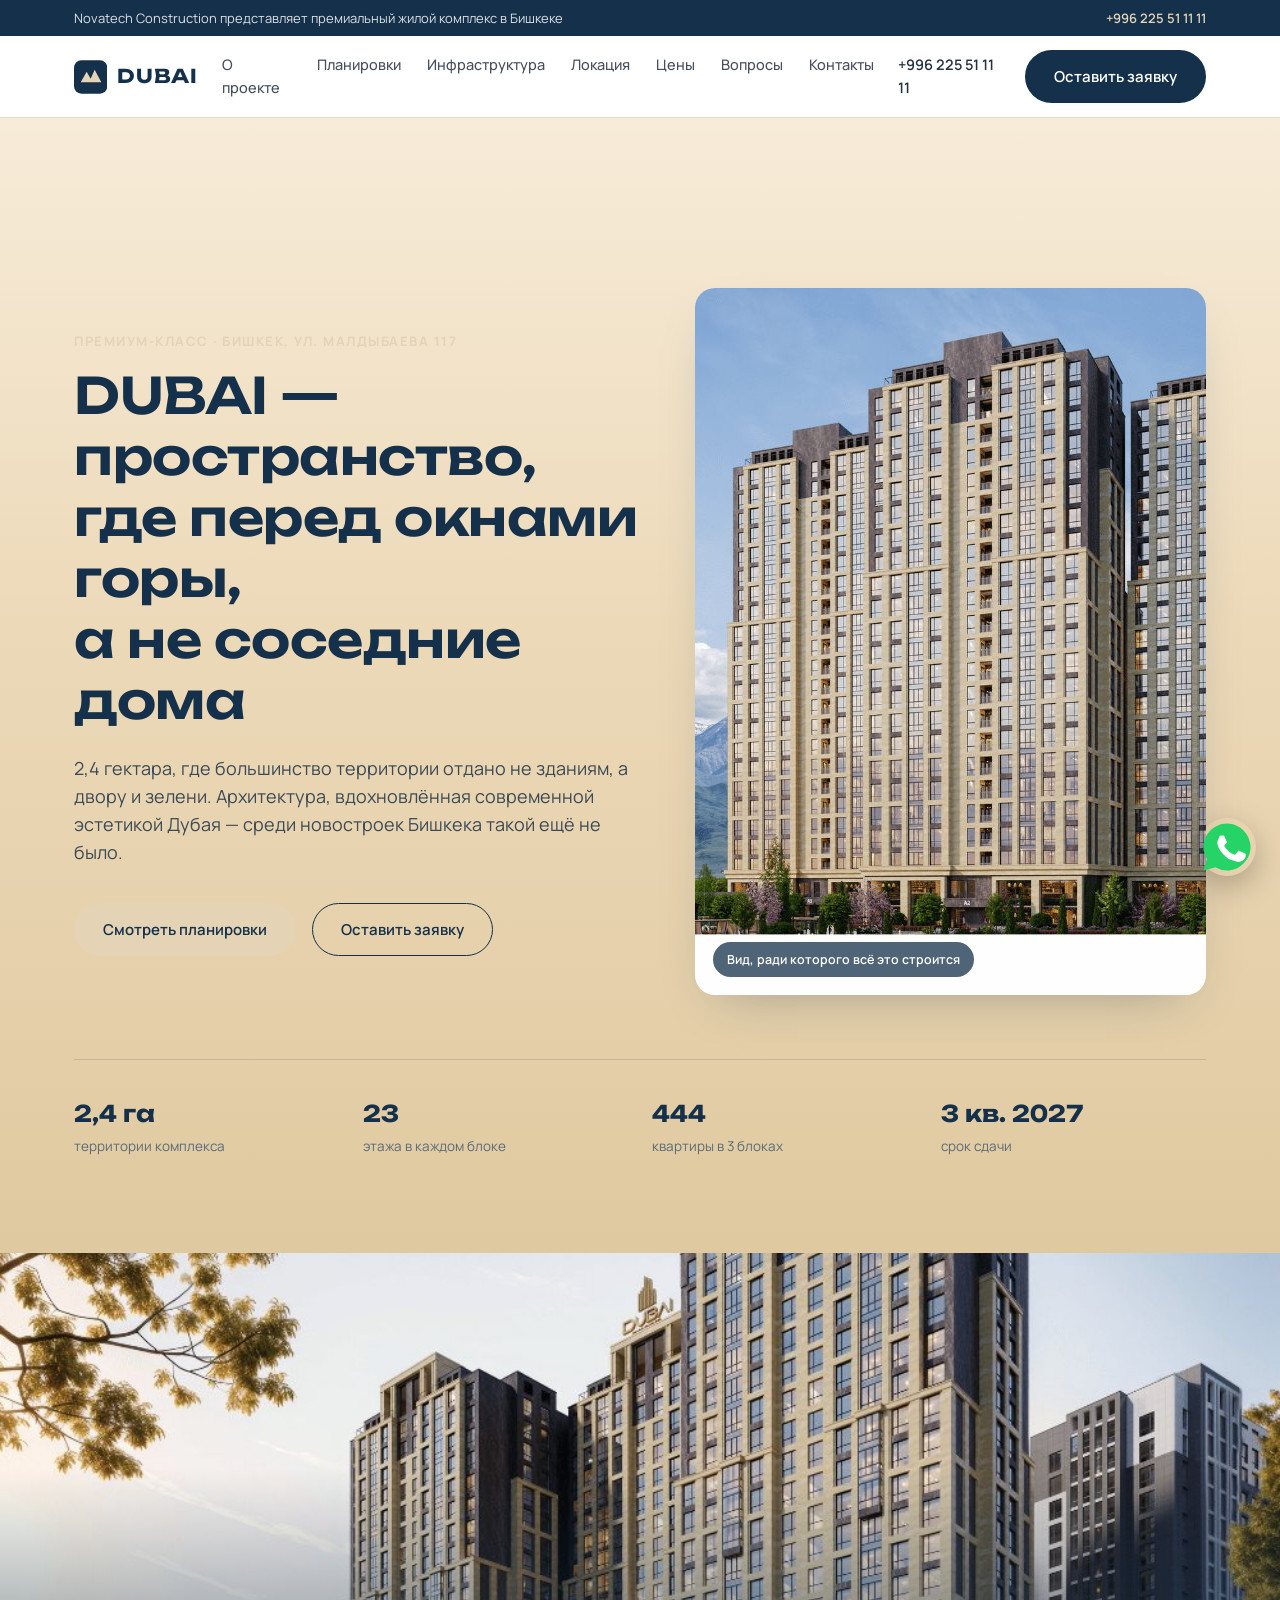
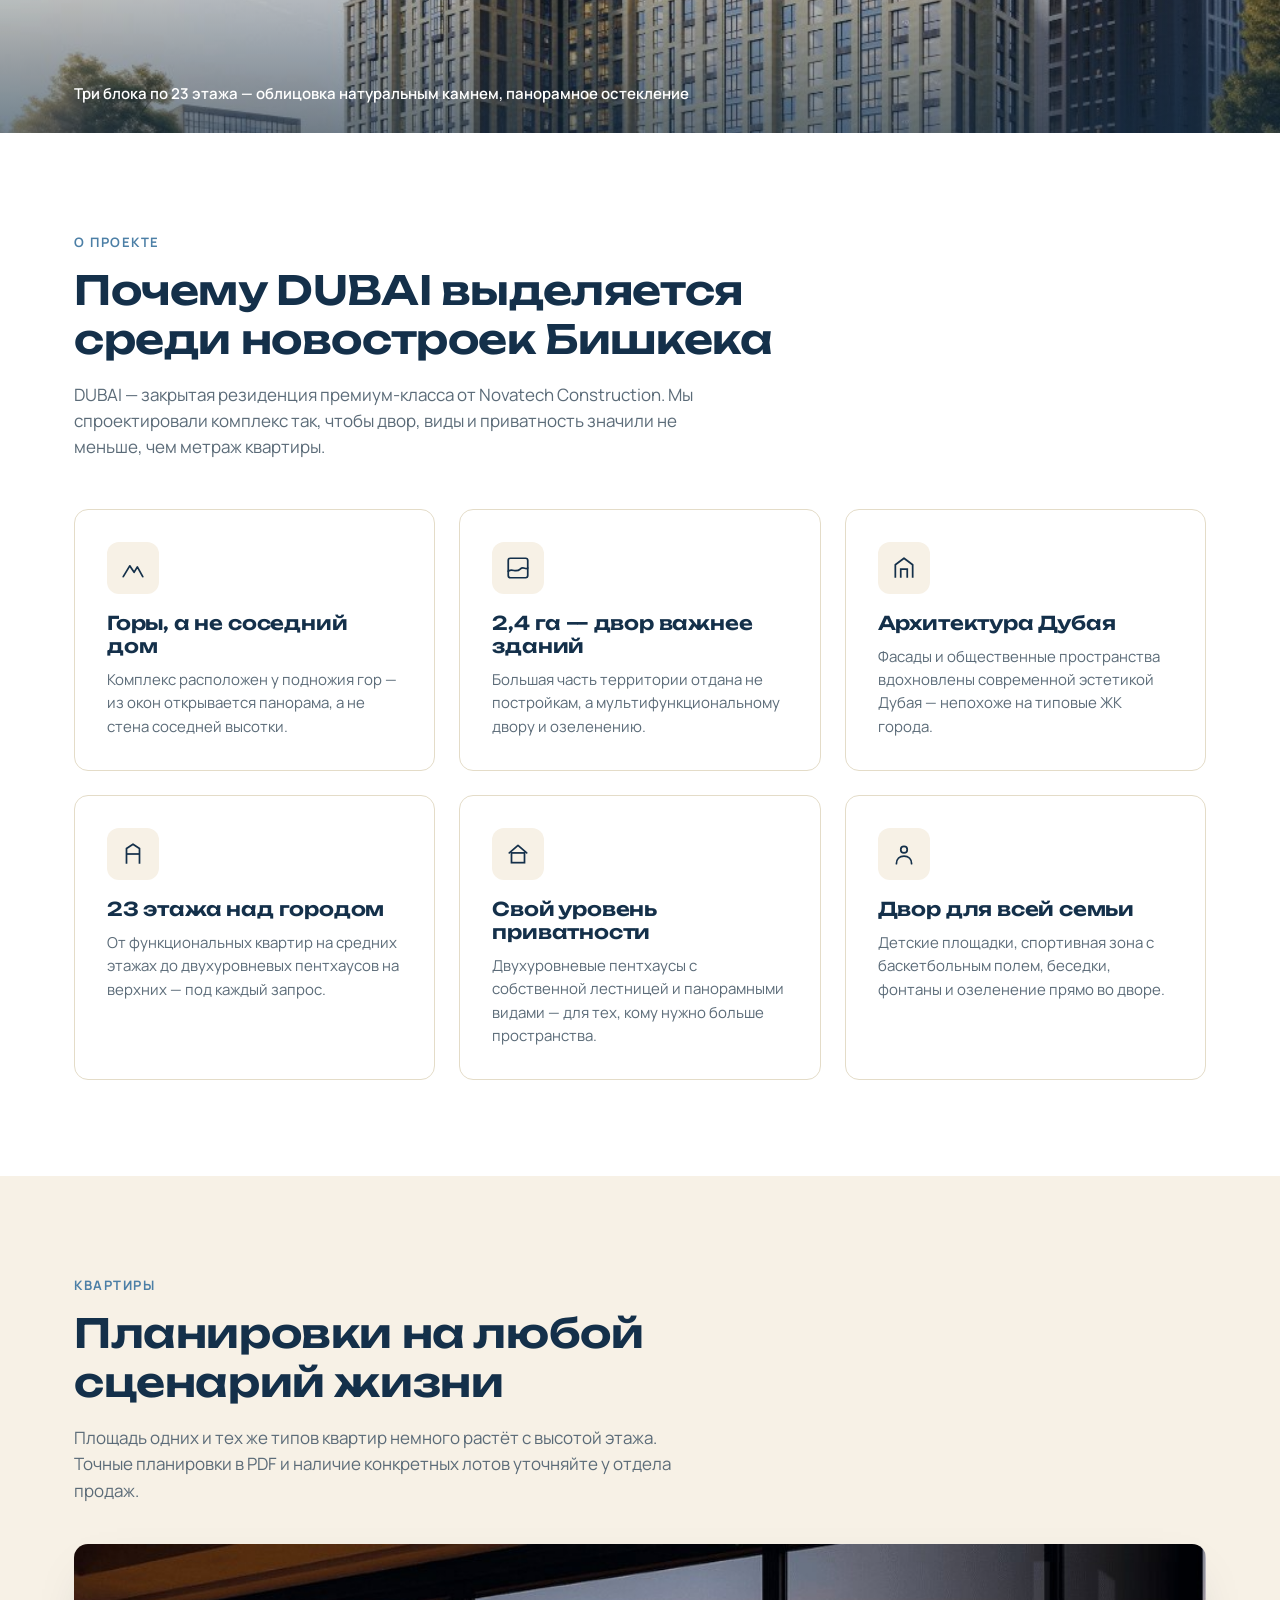
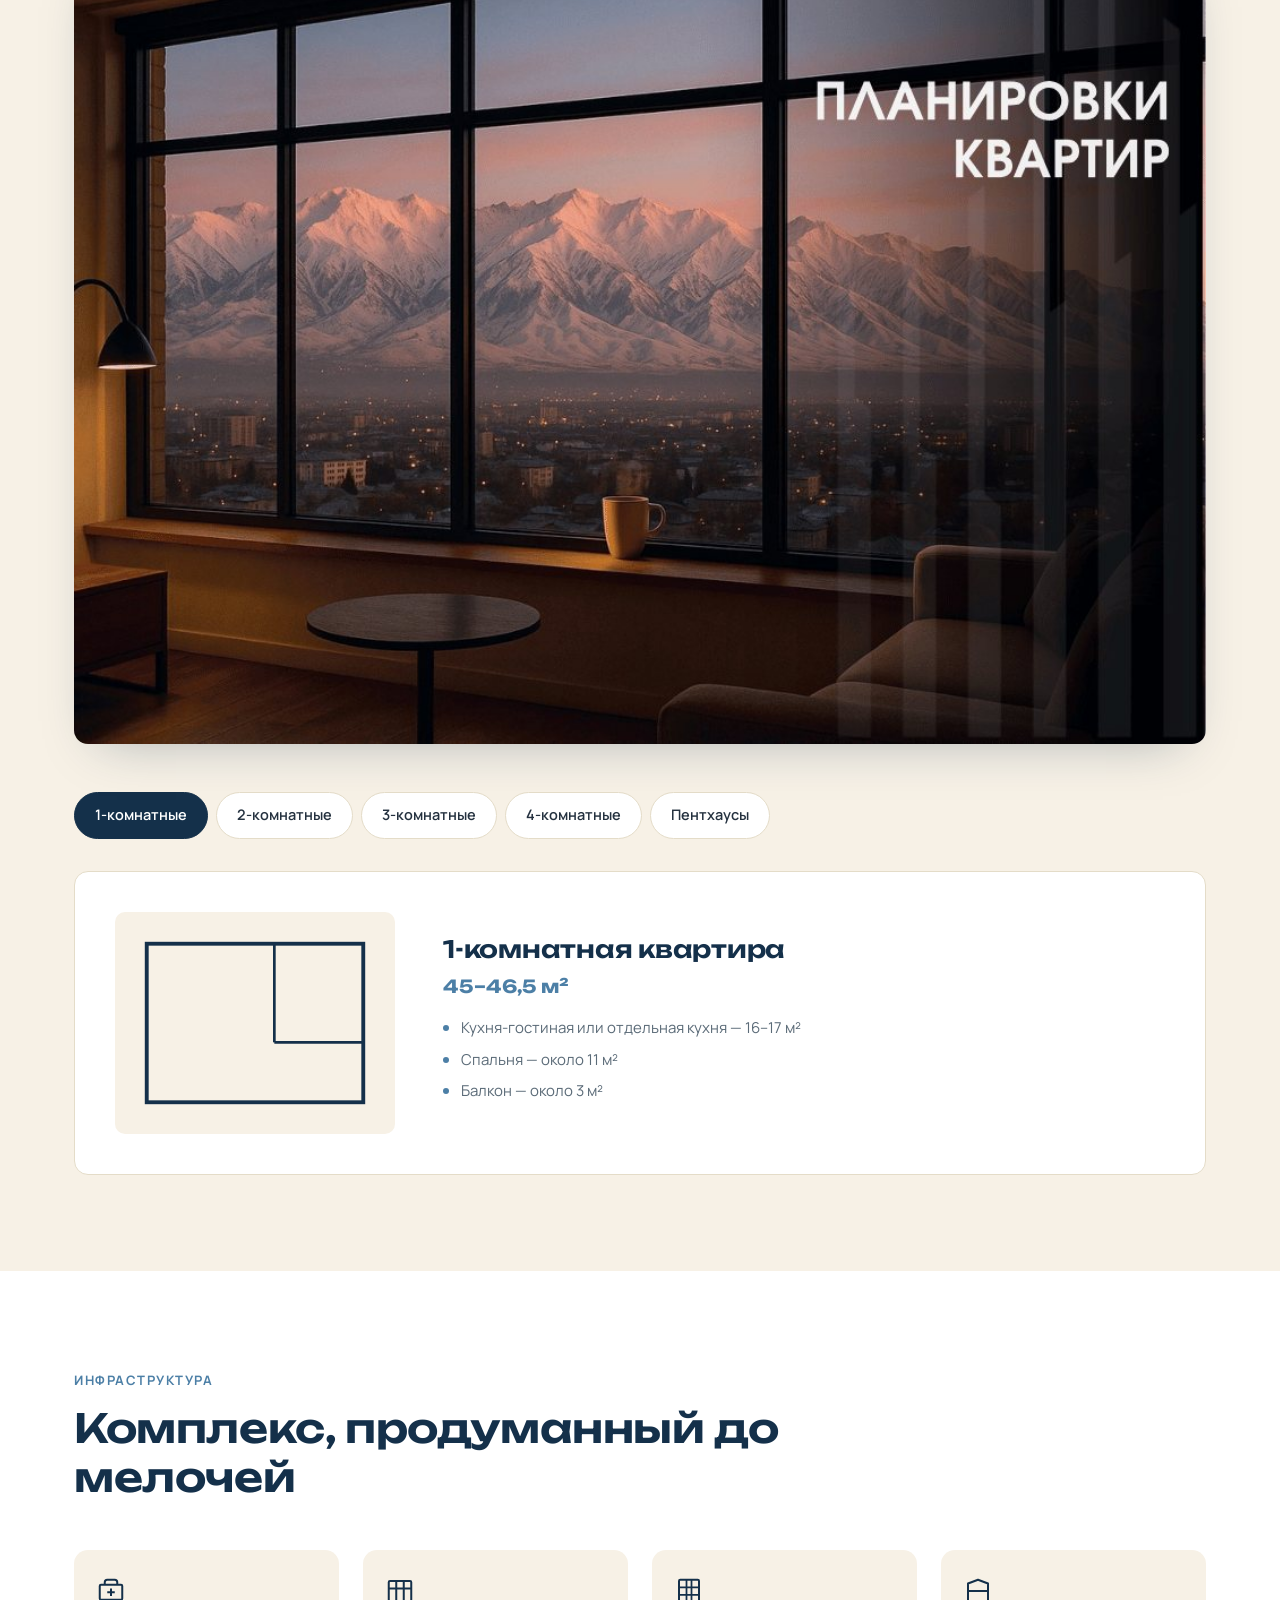
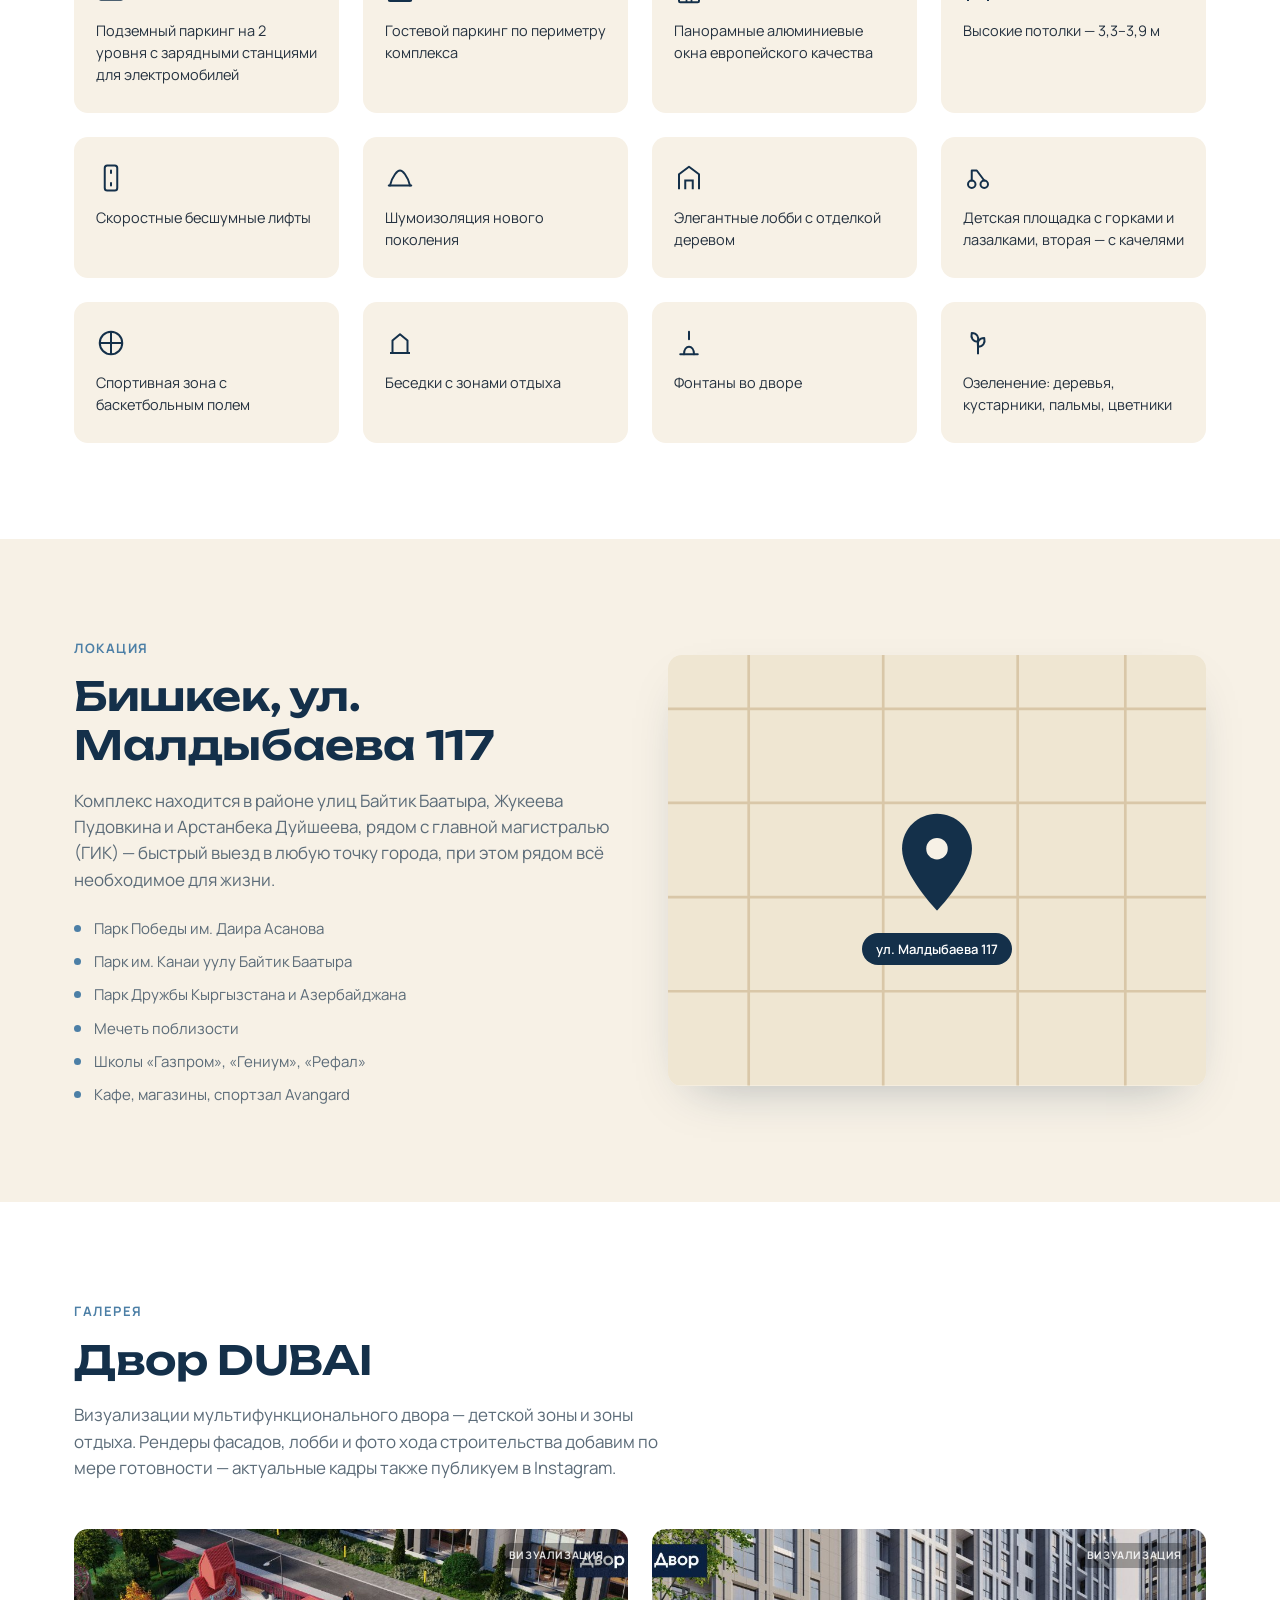
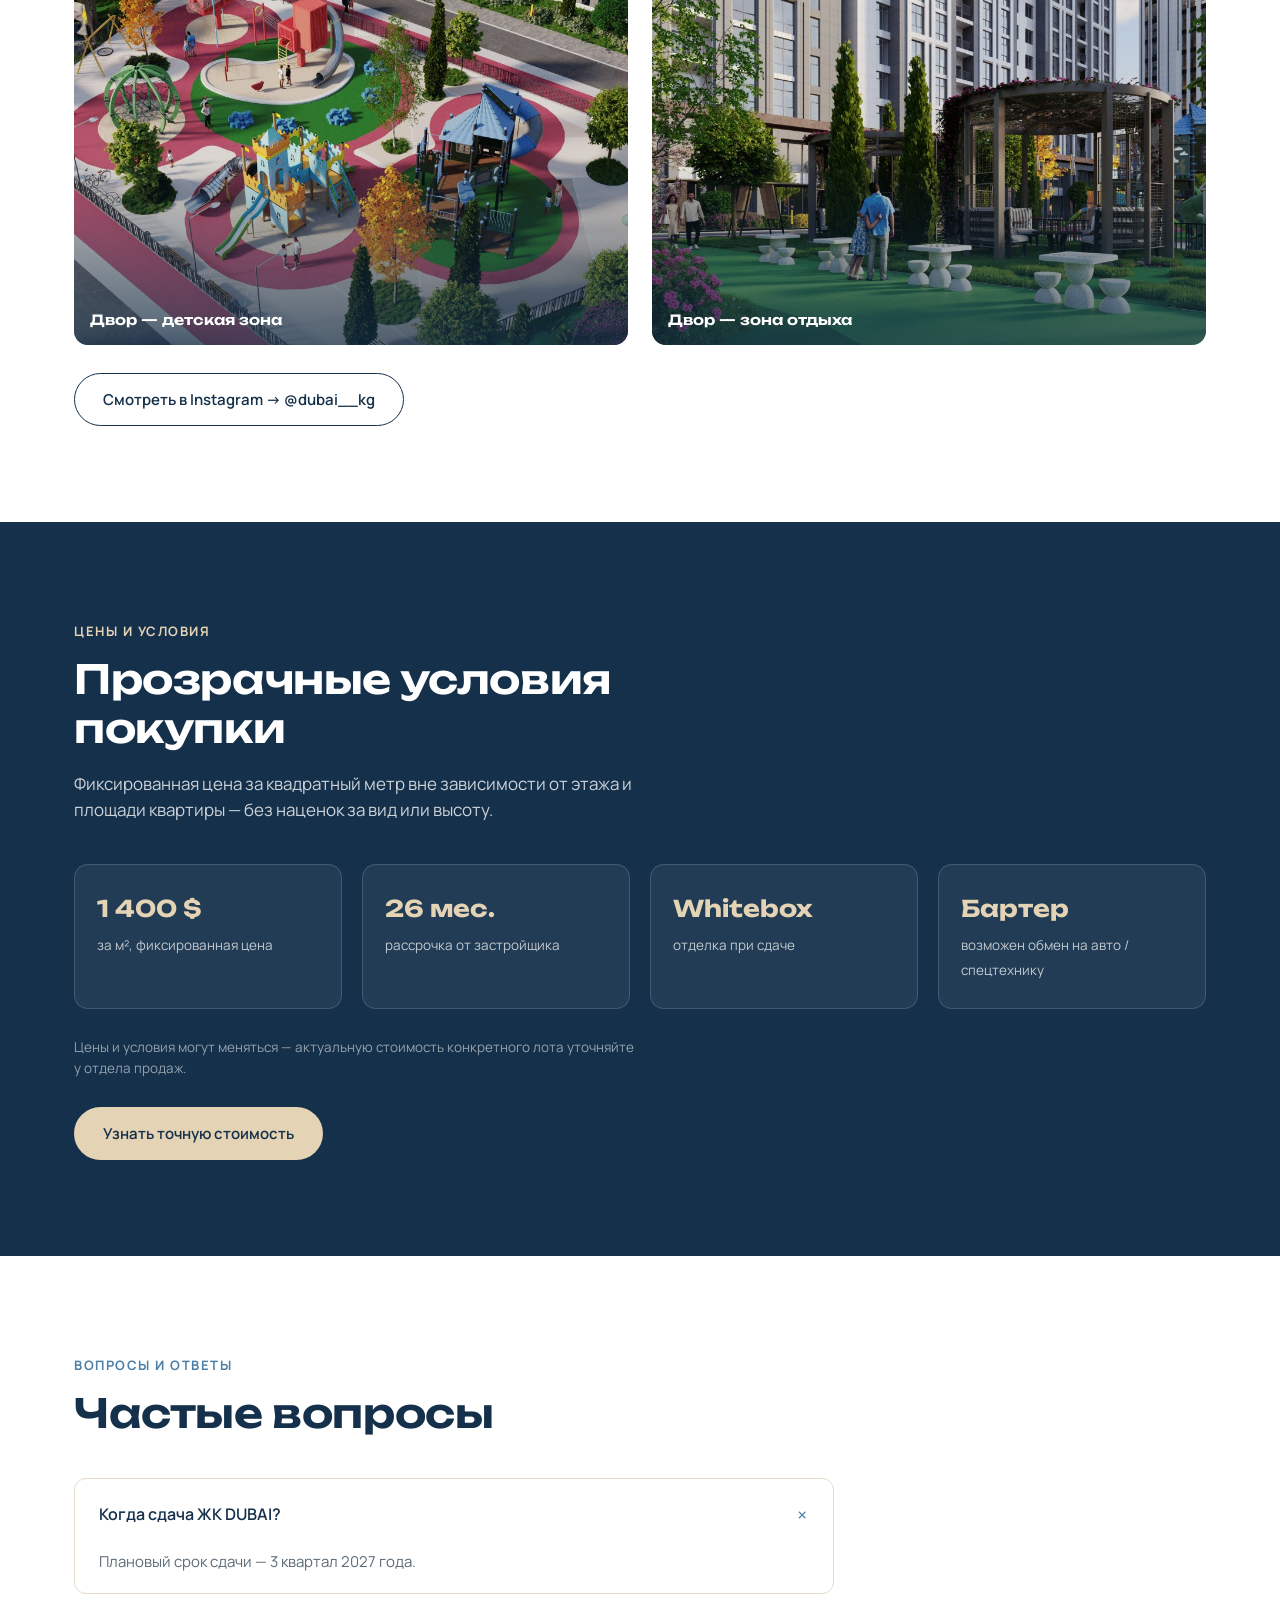
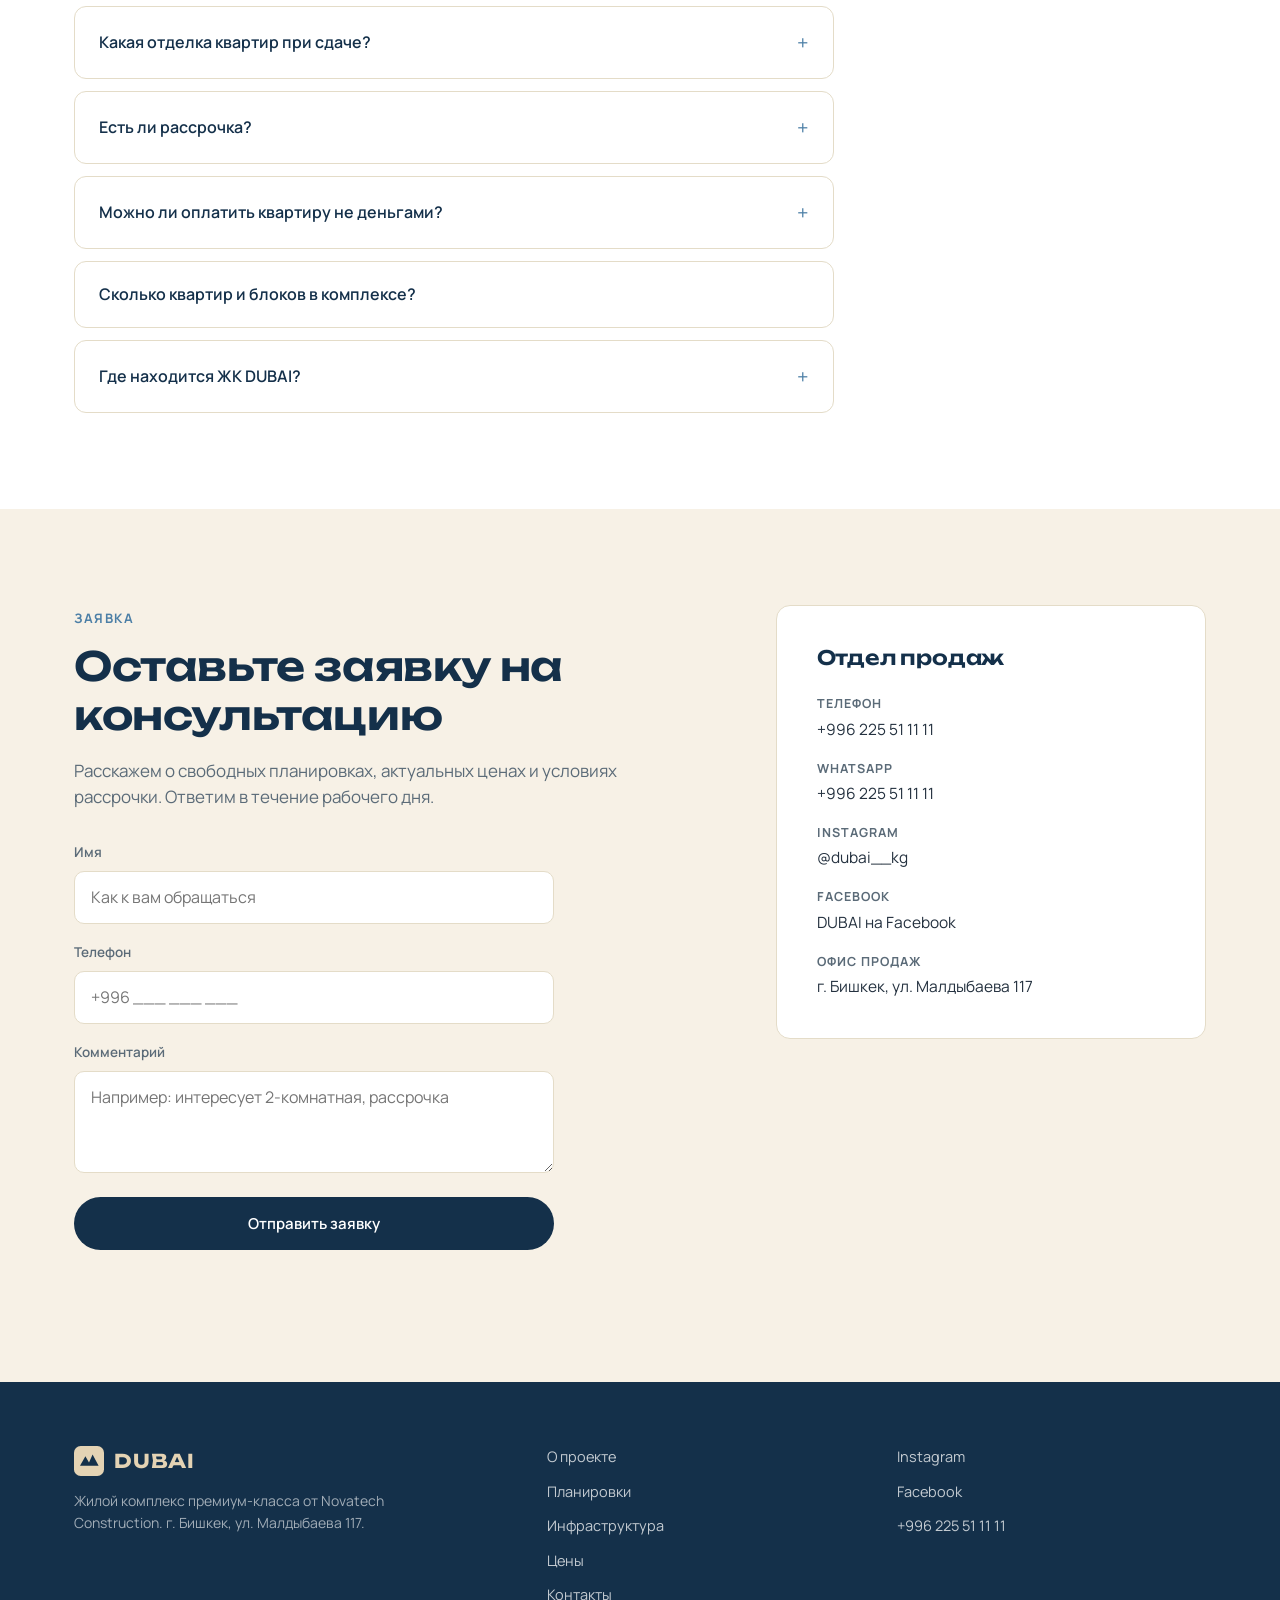
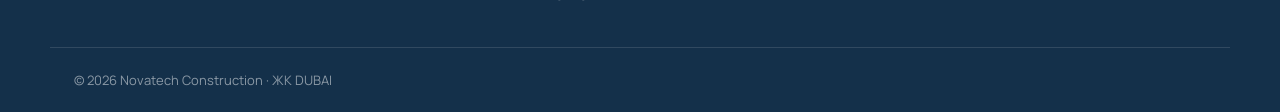
<file: site/index.html>
<!DOCTYPE html>
<html lang="ru">
<head>
<meta charset="UTF-8">
<meta name="viewport" content="width=device-width, initial-scale=1.0">
<title>DUBAI — жилой комплекс премиум-класса в Бишкеке | Novatech Construction</title>
<meta name="description" content="ЖК DUBAI — премиальный жилой комплекс на 2,4 га в Бишкеке. Горы за окном, архитектура в духе Дубая, 3 блока по 23 этажа, 444 квартиры. Сдача — 3 квартал 2027 года.">
<link rel="icon" href="data:image/svg+xml,%3Csvg xmlns='http://www.w3.org/2000/svg' viewBox='0 0 100 100'%3E%3Crect width='100' height='100' rx='20' fill='%2314304A'/%3E%3Cpath d='M20 65 L38 35 L50 55 L62 30 L82 65 Z' fill='%23E4D3B4'/%3E%3C/svg%3E">
<link rel="preconnect" href="https://fonts.googleapis.com">
<link rel="preconnect" href="https://fonts.gstatic.com" crossorigin>
<link href="https://fonts.googleapis.com/css2?family=Unbounded:wght@500;600;700;800&family=Manrope:wght@400;500;600;700;800&display=swap" rel="stylesheet">
<link rel="stylesheet" href="css/style.css">
</head>
<body>

<div class="topbar">
  <div class="container topbar__inner">
    <span>Novatech Construction представляет премиальный жилой комплекс в Бишкеке</span>
    <a href="tel:+996225511111">+996 225 51 11 11</a>
  </div>
</div>

<header class="header" id="header">
  <div class="container header__inner">
    <a href="#top" class="logo">
      <svg width="34" height="34" viewBox="0 0 100 100" fill="none" xmlns="http://www.w3.org/2000/svg">
        <rect width="100" height="100" rx="22" fill="#14304A"/>
        <path d="M20 66 L38 34 L50 55 L62 28 L82 66 Z" fill="#E4D3B4"/>
      </svg>
      <span>DUBAI</span>
    </a>

    <nav class="nav" id="nav">
      <a href="#about">О проекте</a>
      <a href="#apartments">Планировки</a>
      <a href="#amenities">Инфраструктура</a>
      <a href="#location">Локация</a>
      <a href="#price">Цены</a>
      <a href="#faq">Вопросы</a>
      <a href="#contact">Контакты</a>
    </nav>

    <div class="header__actions">
      <a href="tel:+996225511111" class="header__phone">+996 225 51 11 11</a>
      <a href="#contact" class="btn btn--primary">Оставить заявку</a>
      <button class="burger" id="burger" aria-label="Меню" aria-expanded="false">
        <span></span><span></span><span></span>
      </button>
    </div>
  </div>
</header>

<main id="top">

  <!-- HERO -->
  <section class="hero">
    <div class="container hero__inner">
      <div class="hero__col">
        <span class="eyebrow eyebrow--light">Премиум-класс · Бишкек, ул. Малдыбаева 117</span>
        <h1 class="hero__title">DUBAI — пространство,<br>где перед окнами горы,<br>а не соседние дома</h1>
        <p class="hero__text">2,4 гектара, где большинство территории отдано не зданиям, а двору и зелени.
          Архитектура, вдохновлённая современной эстетикой Дубая — среди новостроек Бишкека такой ещё не было.</p>

        <div class="hero__cta">
          <a href="#apartments" class="btn btn--sand">Смотреть планировки</a>
          <a href="#contact" class="btn btn--outline-light">Оставить заявку</a>
        </div>
      </div>

      <div class="hero__photo">
        <img src="images/zhk-dubai-exterior-mountains.jpg" alt="ЖК DUBAI на фоне гор" width="1000" height="707" loading="eager">
        <span class="hero__photo-caption">Вид, ради которого всё это строится</span>
      </div>

      <div class="hero__stats">
        <div class="stat">
          <span class="stat__value">2,4 га</span>
          <span class="stat__label">территории комплекса</span>
        </div>
        <div class="stat">
          <span class="stat__value">23</span>
          <span class="stat__label">этажа в каждом блоке</span>
        </div>
        <div class="stat">
          <span class="stat__value">444</span>
          <span class="stat__label">квартиры в 3 блоках</span>
        </div>
        <div class="stat">
          <span class="stat__value">3 кв. 2027</span>
          <span class="stat__label">срок сдачи</span>
        </div>
      </div>
    </div>
  </section>

  <!-- EXTERIOR BANNER -->
  <figure class="photo-banner">
    <img src="images/zhk-dubai-exterior-day.jpg" alt="Фасад ЖК DUBAI днём" loading="lazy" width="1000" height="707">
    <figcaption class="container">Три блока по 23 этажа — облицовка натуральным камнем, панорамное остекление</figcaption>
  </figure>

  <!-- USP -->
  <section class="section" id="about">
    <div class="container">
      <span class="eyebrow">О проекте</span>
      <h2 class="section__title">Почему DUBAI выделяется среди новостроек Бишкека</h2>
      <p class="section__lead">DUBAI — закрытая резиденция премиум-класса от Novatech Construction. Мы спроектировали
        комплекс так, чтобы двор, виды и приватность значили не меньше, чем метраж квартиры.</p>

      <div class="grid grid--3 usp">
        <article class="card">
          <div class="card__icon">
            <svg viewBox="0 0 24 24" fill="none"><path d="M3 20L9 10L13 16L16 11L21 20" stroke="#14304A" stroke-width="1.6" stroke-linejoin="round" stroke-linecap="round"/></svg>
          </div>
          <h3>Горы, а не соседний дом</h3>
          <p>Комплекс расположен у подножия гор — из окон открывается панорама, а не стена соседней высотки.</p>
        </article>

        <article class="card">
          <div class="card__icon">
            <svg viewBox="0 0 24 24" fill="none"><rect x="3" y="3" width="18" height="18" rx="2" stroke="#14304A" stroke-width="1.6"/><path d="M3 15C7 12 10 17 14 13C17 10 19 14 21 12" stroke="#14304A" stroke-width="1.6" stroke-linecap="round"/></svg>
          </div>
          <h3>2,4 га — двор важнее зданий</h3>
          <p>Большая часть территории отдана не постройкам, а мультифункциональному двору и озеленению.</p>
        </article>

        <article class="card">
          <div class="card__icon">
            <svg viewBox="0 0 24 24" fill="none"><path d="M4 21V9L12 3L20 9V21" stroke="#14304A" stroke-width="1.6" stroke-linejoin="round"/><path d="M9 21V13H15V21" stroke="#14304A" stroke-width="1.6"/></svg>
          </div>
          <h3>Архитектура Дубая</h3>
          <p>Фасады и общественные пространства вдохновлены современной эстетикой Дубая — непохоже на типовые ЖК города.</p>
        </article>

        <article class="card">
          <div class="card__icon">
            <svg viewBox="0 0 24 24" fill="none"><path d="M6 21V7L12 3L18 7V21" stroke="#14304A" stroke-width="1.6" stroke-linejoin="round"/><path d="M6 12H18" stroke="#14304A" stroke-width="1.6"/></svg>
          </div>
          <h3>23 этажа над городом</h3>
          <p>От функциональных квартир на средних этажах до двухуровневых пентхаусов на верхних — под каждый запрос.</p>
        </article>

        <article class="card">
          <div class="card__icon">
            <svg viewBox="0 0 24 24" fill="none"><path d="M4 11L12 4L20 11" stroke="#14304A" stroke-width="1.6" stroke-linecap="round" stroke-linejoin="round"/><rect x="6" y="11" width="12" height="9" stroke="#14304A" stroke-width="1.6"/></svg>
          </div>
          <h3>Свой уровень приватности</h3>
          <p>Двухуровневые пентхаусы с собственной лестницей и панорамными видами — для тех, кому нужно больше пространства.</p>
        </article>

        <article class="card">
          <div class="card__icon">
            <svg viewBox="0 0 24 24" fill="none"><circle cx="12" cy="8" r="3" stroke="#14304A" stroke-width="1.6"/><path d="M5 21C5 16.5 8 14 12 14C16 14 19 16.5 19 21" stroke="#14304A" stroke-width="1.6" stroke-linecap="round"/></svg>
          </div>
          <h3>Двор для всей семьи</h3>
          <p>Детские площадки, спортивная зона с баскетбольным полем, беседки, фонтаны и озеленение прямо во дворе.</p>
        </article>
      </div>
    </div>
  </section>

  <!-- APARTMENTS -->
  <section class="section section--sand" id="apartments">
    <div class="container">
      <span class="eyebrow">Квартиры</span>
      <h2 class="section__title">Планировки на любой сценарий жизни</h2>
      <p class="section__lead">Площадь одних и тех же типов квартир немного растёт с высотой этажа. Точные планировки
        в PDF и наличие конкретных лотов уточняйте у отдела продаж.</p>

      <figure class="photo-banner photo-banner--tall">
        <img src="images/zhk-dubai-window-view.jpg" alt="Вид на горы из окна квартиры ЖК DUBAI на закате" loading="lazy" width="1000" height="707">
      </figure>

      <div class="tabs" id="tabs">
        <div class="tabs__nav" role="tablist">
          <button class="tabs__btn is-active" data-tab="t1">1-комнатные</button>
          <button class="tabs__btn" data-tab="t2">2-комнатные</button>
          <button class="tabs__btn" data-tab="t3">3-комнатные</button>
          <button class="tabs__btn" data-tab="t4">4-комнатные</button>
          <button class="tabs__btn" data-tab="t5">Пентхаусы</button>
        </div>

        <div class="tabs__panel is-active" id="t1">
          <div class="apt">
            <div class="apt__figure"><svg viewBox="0 0 120 90" fill="none"><rect x="4" y="4" width="112" height="82" stroke="#14304A" stroke-width="2"/><line x1="70" y1="4" x2="70" y2="55" stroke="#14304A" stroke-width="1.4"/><line x1="70" y1="55" x2="116" y2="55" stroke="#14304A" stroke-width="1.4"/></svg></div>
            <div class="apt__info">
              <h3>1-комнатная квартира</h3>
              <p class="apt__area">45–46,5 м²</p>
              <ul>
                <li>Кухня-гостиная или отдельная кухня — 16–17 м²</li>
                <li>Спальня — около 11 м²</li>
                <li>Балкон — около 3 м²</li>
              </ul>
            </div>
          </div>
        </div>

        <div class="tabs__panel" id="t2">
          <div class="apt">
            <div class="apt__figure"><svg viewBox="0 0 120 90" fill="none"><rect x="4" y="4" width="112" height="82" stroke="#14304A" stroke-width="2"/><line x1="55" y1="4" x2="55" y2="86" stroke="#14304A" stroke-width="1.4"/><line x1="55" y1="45" x2="116" y2="45" stroke="#14304A" stroke-width="1.4"/></svg></div>
            <div class="apt__info">
              <h3>2-комнатная квартира</h3>
              <p class="apt__area">70,9–74,5 м²</p>
              <ul>
                <li>Гостиная — около 17 м²</li>
                <li>Спальня — около 15 м²</li>
                <li>Кухня — около 15 м²</li>
                <li>2 санузла</li>
              </ul>
            </div>
          </div>
        </div>

        <div class="tabs__panel" id="t3">
          <div class="apt">
            <div class="apt__figure"><svg viewBox="0 0 120 90" fill="none"><rect x="4" y="4" width="112" height="82" stroke="#14304A" stroke-width="2"/><line x1="45" y1="4" x2="45" y2="86" stroke="#14304A" stroke-width="1.4"/><line x1="80" y1="4" x2="80" y2="55" stroke="#14304A" stroke-width="1.4"/><line x1="45" y1="55" x2="116" y2="55" stroke="#14304A" stroke-width="1.4"/></svg></div>
            <div class="apt__info">
              <h3>3-комнатная квартира</h3>
              <p class="apt__area">86,5–94,85 м²</p>
              <ul>
                <li>2–3 спальни</li>
                <li>1–2 санузла</li>
                <li>Просторная гостиная и кухня</li>
              </ul>
            </div>
          </div>
        </div>

        <div class="tabs__panel" id="t4">
          <div class="apt">
            <div class="apt__figure"><svg viewBox="0 0 120 90" fill="none"><rect x="4" y="4" width="112" height="82" stroke="#14304A" stroke-width="2"/><line x1="40" y1="4" x2="40" y2="86" stroke="#14304A" stroke-width="1.4"/><line x1="78" y1="4" x2="78" y2="46" stroke="#14304A" stroke-width="1.4"/><line x1="40" y1="46" x2="116" y2="46" stroke="#14304A" stroke-width="1.4"/></svg></div>
            <div class="apt__info">
              <h3>4-комнатная квартира</h3>
              <p class="apt__area">120–123 м²</p>
              <ul>
                <li>3 спальни</li>
                <li>Отдельная гостиная</li>
                <li>2 санузла</li>
              </ul>
            </div>
          </div>
        </div>

        <div class="tabs__panel" id="t5">
          <div class="apt">
            <div class="apt__figure"><svg viewBox="0 0 120 90" fill="none"><rect x="4" y="4" width="112" height="82" stroke="#14304A" stroke-width="2"/><rect x="4" y="4" width="112" height="24" stroke="#14304A" stroke-width="1.2" stroke-dasharray="3 3"/><line x1="60" y1="28" x2="60" y2="86" stroke="#14304A" stroke-width="1.4"/></svg></div>
            <div class="apt__info">
              <h3>Двухуровневый пентхаус</h3>
              <p class="apt__area">113–122 м²</p>
              <ul>
                <li>Собственная внутренняя лестница</li>
                <li>До 4 спален</li>
                <li>Гостиная — до 31 м²</li>
                <li>Панорамные виды на верхних этажах</li>
              </ul>
            </div>
          </div>
        </div>
      </div>
    </div>
  </section>

  <!-- AMENITIES -->
  <section class="section" id="amenities">
    <div class="container">
      <span class="eyebrow">Инфраструктура</span>
      <h2 class="section__title">Комплекс, продуманный до мелочей</h2>

      <div class="grid grid--4 amenities">
        <div class="amenity">
          <svg viewBox="0 0 24 24" fill="none"><rect x="3" y="7" width="18" height="12" rx="1" stroke="#14304A" stroke-width="1.6"/><path d="M7 7V5a2 2 0 012-2h6a2 2 0 012 2v2" stroke="#14304A" stroke-width="1.6"/><path d="M12 10v6M9 13h6" stroke="#14304A" stroke-width="1.6"/></svg>
          <p>Подземный паркинг на 2 уровня с зарядными станциями для электромобилей</p>
        </div>
        <div class="amenity">
          <svg viewBox="0 0 24 24" fill="none"><rect x="3" y="4" width="18" height="16" rx="1" stroke="#14304A" stroke-width="1.6"/><path d="M3 10h18M9 4v16M15 4v16" stroke="#14304A" stroke-width="1.6"/></svg>
          <p>Гостевой паркинг по периметру комплекса</p>
        </div>
        <div class="amenity">
          <svg viewBox="0 0 24 24" fill="none"><rect x="4" y="3" width="16" height="18" rx="1" stroke="#14304A" stroke-width="1.6"/><path d="M4 9h16M4 15h16M10 3v18M14 3v18" stroke="#14304A" stroke-width="1.4"/></svg>
          <p>Панорамные алюминиевые окна европейского качества</p>
        </div>
        <div class="amenity">
          <svg viewBox="0 0 24 24" fill="none"><path d="M4 20V6l8-3 8 3v14" stroke="#14304A" stroke-width="1.6" stroke-linejoin="round"/><path d="M4 12h16" stroke="#14304A" stroke-width="1.6"/></svg>
          <p>Высокие потолки — 3,3–3,9 м</p>
        </div>
        <div class="amenity">
          <svg viewBox="0 0 24 24" fill="none"><rect x="7" y="2" width="10" height="20" rx="2" stroke="#14304A" stroke-width="1.6"/><path d="M12 6v2M12 16v2" stroke="#14304A" stroke-width="1.6" stroke-linecap="round"/></svg>
          <p>Скоростные бесшумные лифты</p>
        </div>
        <div class="amenity">
          <svg viewBox="0 0 24 24" fill="none"><path d="M4 18c2-8 6-12 8-12s6 4 8 12" stroke="#14304A" stroke-width="1.6" stroke-linecap="round"/><path d="M3 18h18" stroke="#14304A" stroke-width="1.6" stroke-linecap="round"/></svg>
          <p>Шумоизоляция нового поколения</p>
        </div>
        <div class="amenity">
          <svg viewBox="0 0 24 24" fill="none"><path d="M4 21V9l8-6 8 6v12" stroke="#14304A" stroke-width="1.6" stroke-linejoin="round"/><path d="M9 21v-7h6v7" stroke="#14304A" stroke-width="1.6"/></svg>
          <p>Элегантные лобби с отделкой деревом</p>
        </div>
        <div class="amenity">
          <svg viewBox="0 0 24 24" fill="none"><circle cx="7" cy="17" r="3" stroke="#14304A" stroke-width="1.6"/><circle cx="17" cy="17" r="3" stroke="#14304A" stroke-width="1.6"/><path d="M7 14V6h4l6 8" stroke="#14304A" stroke-width="1.6" stroke-linecap="round" stroke-linejoin="round"/></svg>
          <p>Детская площадка с горками и лазалками, вторая — с качелями</p>
        </div>
        <div class="amenity">
          <svg viewBox="0 0 24 24" fill="none"><circle cx="12" cy="12" r="9" stroke="#14304A" stroke-width="1.6"/><path d="M12 3v18M3 12h18" stroke="#14304A" stroke-width="1.6"/></svg>
          <p>Спортивная зона с баскетбольным полем</p>
        </div>
        <div class="amenity">
          <svg viewBox="0 0 24 24" fill="none"><path d="M4 20h16M6 20V10l6-5 6 5v10" stroke="#14304A" stroke-width="1.6" stroke-linejoin="round"/></svg>
          <p>Беседки с зонами отдыха</p>
        </div>
        <div class="amenity">
          <svg viewBox="0 0 24 24" fill="none"><path d="M12 3v6M8 21c0-4 2-6 4-6s4 2 4 6" stroke="#14304A" stroke-width="1.6" stroke-linecap="round"/><path d="M5 21h14" stroke="#14304A" stroke-width="1.6" stroke-linecap="round"/></svg>
          <p>Фонтаны во дворе</p>
        </div>
        <div class="amenity">
          <svg viewBox="0 0 24 24" fill="none"><path d="M12 21V11" stroke="#14304A" stroke-width="1.6"/><path d="M12 11C8 11 6 8 7 4c4 0 6 3 5 7z" stroke="#14304A" stroke-width="1.6" stroke-linejoin="round"/><path d="M12 15c4 0 6-3 5-7-4 0-6 3-5 7z" stroke="#14304A" stroke-width="1.6" stroke-linejoin="round"/></svg>
          <p>Озеленение: деревья, кустарники, пальмы, цветники</p>
        </div>
      </div>
    </div>
  </section>

  <!-- LOCATION -->
  <section class="section section--sand" id="location">
    <div class="container location">
      <div class="location__text">
        <span class="eyebrow">Локация</span>
        <h2 class="section__title">Бишкек, ул. Малдыбаева 117</h2>
        <p class="section__lead">Комплекс находится в районе улиц Байтик Баатыра, Жукеева Пудовкина и Арстанбека
          Дуйшеева, рядом с главной магистралью (ГИК) — быстрый выезд в любую точку города, при этом рядом всё
          необходимое для жизни.</p>
        <ul class="location__list">
          <li>Парк Победы им. Даира Асанова</li>
          <li>Парк им. Канаи уулу Байтик Баатыра</li>
          <li>Парк Дружбы Кыргызстана и Азербайджана</li>
          <li>Мечеть поблизости</li>
          <li>Школы «Газпром», «Гениум», «Рефал»</li>
          <li>Кафе, магазины, спортзал Avangard</li>
        </ul>
      </div>
      <div class="location__map" role="img" aria-label="Карта расположения ЖК DUBAI">
        <svg viewBox="0 0 400 320" preserveAspectRatio="none">
          <rect width="400" height="320" fill="#EFE6D2"/>
          <path d="M0 0 L400 0 L400 320 L0 320 Z" fill="url(#gridpat)"/>
          <path d="M0 40 H400 M0 110 H400 M0 180 H400 M0 250 H400" stroke="#D9C7A8" stroke-width="2"/>
          <path d="M60 0 V320 M160 0 V320 M260 0 V320 M340 0 V320" stroke="#D9C7A8" stroke-width="2"/>
          <circle cx="200" cy="150" r="10" fill="#14304A"/>
          <path d="M200 150 m0 -26 a26 26 0 1 1 -0.1 0 z" fill="none"/>
          <path d="M200 118 c14 0 26 11 26 26 c0 19 -26 46 -26 46 s-26 -27 -26 -46 c0 -15 12 -26 26 -26z" fill="#14304A"/>
          <circle cx="200" cy="144" r="8" fill="#F7F1E6"/>
        </svg>
        <span class="location__pin-label">ул. Малдыбаева 117</span>
      </div>
    </div>
  </section>

  <!-- GALLERY -->
  <section class="section" id="gallery">
    <div class="container">
      <span class="eyebrow">Галерея</span>
      <h2 class="section__title">Двор DUBAI</h2>
      <p class="section__lead">Визуализации мультифункционального двора — детской зоны и зоны отдыха. Рендеры
        фасадов, лобби и фото хода строительства добавим по мере готовности — актуальные кадры также публикуем
        в Instagram.</p>

      <div class="grid grid--2 gallery">
        <figure class="gallery__item">
          <img src="images/zhk-dubai-playground.jpg" alt="Детская площадка во дворе ЖК DUBAI" loading="lazy" width="1000" height="707">
          <figcaption>Двор — детская зона</figcaption>
        </figure>
        <figure class="gallery__item">
          <img src="images/zhk-dubai-courtyard.jpg" alt="Двор с беседками и озеленением вечером" loading="lazy" width="1000" height="707">
          <figcaption>Двор — зона отдыха</figcaption>
        </figure>
      </div>

      <a href="https://instagram.com/dubai__kg" target="_blank" rel="noopener" class="btn btn--outline">Смотреть в Instagram → @dubai__kg</a>
    </div>
  </section>

  <!-- PRICE -->
  <section class="section section--dark" id="price">
    <div class="container price">
      <div class="price__text">
        <span class="eyebrow eyebrow--light">Цены и условия</span>
        <h2 class="section__title section__title--light">Прозрачные условия покупки</h2>
        <p class="section__lead section__lead--light">Фиксированная цена за квадратный метр вне зависимости от этажа
          и площади квартиры — без наценок за вид или высоту.</p>

        <div class="price__grid">
          <div class="price__item">
            <span class="price__value">1 400 $</span>
            <span class="price__label">за м², фиксированная цена</span>
          </div>
          <div class="price__item">
            <span class="price__value">26 мес.</span>
            <span class="price__label">рассрочка от застройщика</span>
          </div>
          <div class="price__item">
            <span class="price__value">Whitebox</span>
            <span class="price__label">отделка при сдаче</span>
          </div>
          <div class="price__item">
            <span class="price__value">Бартер</span>
            <span class="price__label">возможен обмен на авто / спецтехнику</span>
          </div>
        </div>
        <p class="price__disclaimer">Цены и условия могут меняться — актуальную стоимость конкретного лота уточняйте у отдела продаж.</p>
        <a href="#contact" class="btn btn--sand">Узнать точную стоимость</a>
      </div>
    </div>
  </section>

  <!-- FAQ -->
  <section class="section" id="faq">
    <div class="container">
      <span class="eyebrow">Вопросы и ответы</span>
      <h2 class="section__title">Частые вопросы</h2>

      <div class="faq" id="faqList">
        <div class="faq__item is-open">
          <button class="faq__q">Когда сдача ЖК DUBAI?<span class="faq__toggle">+</span></button>
          <div class="faq__a"><p>Плановый срок сдачи — 3 квартал 2027 года.</p></div>
        </div>
        <div class="faq__item">
          <button class="faq__q">Какая отделка квартир при сдаче?<span class="faq__toggle">+</span></button>
          <div class="faq__a"><p>Квартиры сдаются в состоянии whitebox — готовы к чистовой отделке по вашему проекту.</p></div>
        </div>
        <div class="faq__item">
          <button class="faq__q">Есть ли рассрочка?<span class="faq__toggle">+</span></button>
          <div class="faq__a"><p>Да, застройщик предоставляет рассрочку на 26 месяцев. Подробности — у отдела продаж.</p></div>
        </div>
        <div class="faq__item">
          <button class="faq__q">Можно ли оплатить квартиру не деньгами?<span class="faq__toggle">+</span></button>
          <div class="faq__a"><p>Возможен бартер — обмен на автомобиль или спецтехнику. Условия обсуждаются индивидуально.</p></div>
        </div>
        <div class="faq__item">
          <button class="faq__q">Сколько квартир и блоков в комплексе?</button>
          <div class="faq__a"><p>Комплекс состоит из 3 блоков по 23 этажа — всего 444 квартиры разных планировок, включая пентхаусы.</p></div>
        </div>
        <div class="faq__item">
          <button class="faq__q">Где находится ЖК DUBAI?<span class="faq__toggle">+</span></button>
          <div class="faq__a"><p>Бишкек, ул. Малдыбаева 117 — район улиц Байтик Баатыра, Жукеева Пудовкина и Арстанбека Дуйшеева, рядом с ГИК.</p></div>
        </div>
      </div>
    </div>
  </section>

  <!-- CONTACT -->
  <section class="section section--sand" id="contact">
    <div class="container contact">
      <div class="contact__form">
        <span class="eyebrow">Заявка</span>
        <h2 class="section__title">Оставьте заявку на консультацию</h2>
        <p class="section__lead">Расскажем о свободных планировках, актуальных ценах и условиях рассрочки. Ответим в
          течение рабочего дня.</p>

        <form id="leadForm" novalidate>
          <div class="form__row">
            <label for="name">Имя</label>
            <input type="text" id="name" name="name" placeholder="Как к вам обращаться" required>
          </div>
          <div class="form__row">
            <label for="phone">Телефон</label>
            <input type="tel" id="phone" name="phone" placeholder="+996 ___ ___ ___" required>
          </div>
          <div class="form__row">
            <label for="comment">Комментарий</label>
            <textarea id="comment" name="comment" rows="3" placeholder="Например: интересует 2-комнатная, рассрочка"></textarea>
          </div>
          <button type="submit" class="btn btn--primary btn--wide">Отправить заявку</button>
          <p class="form__note" id="formNote" role="status"></p>
        </form>
      </div>

      <div class="contact__info">
        <h3>Отдел продаж</h3>
        <ul class="contact__list">
          <li>
            <span class="contact__label">Телефон</span>
            <a href="tel:+996225511111">+996 225 51 11 11</a>
          </li>
          <li>
            <span class="contact__label">WhatsApp</span>
            <a href="https://wa.me/996225511111" target="_blank" rel="noopener">+996 225 51 11 11</a>
          </li>
          <li>
            <span class="contact__label">Instagram</span>
            <a href="https://instagram.com/dubai__kg" target="_blank" rel="noopener">@dubai__kg</a>
          </li>
          <li>
            <span class="contact__label">Facebook</span>
            <a href="https://www.facebook.com/share/1Hxx2kVRSH/?mibextid=wwXIfr" target="_blank" rel="noopener">DUBAI на Facebook</a>
          </li>
          <li>
            <span class="contact__label">Офис продаж</span>
            <span>г. Бишкек, ул. Малдыбаева 117</span>
          </li>
        </ul>
      </div>
    </div>
  </section>

</main>

<footer class="footer">
  <div class="container footer__inner">
    <div class="footer__brand">
      <div class="logo logo--light">
        <svg width="30" height="30" viewBox="0 0 100 100" fill="none" xmlns="http://www.w3.org/2000/svg">
          <rect width="100" height="100" rx="22" fill="#E4D3B4"/>
          <path d="M20 66 L38 34 L50 55 L62 28 L82 66 Z" fill="#14304A"/>
        </svg>
        <span>DUBAI</span>
      </div>
      <p>Жилой комплекс премиум-класса от Novatech Construction. г. Бишкек, ул. Малдыбаева 117.</p>
    </div>

    <nav class="footer__nav">
      <a href="#about">О проекте</a>
      <a href="#apartments">Планировки</a>
      <a href="#amenities">Инфраструктура</a>
      <a href="#price">Цены</a>
      <a href="#contact">Контакты</a>
    </nav>

    <div class="footer__socials">
      <a href="https://instagram.com/dubai__kg" target="_blank" rel="noopener">Instagram</a>
      <a href="https://www.facebook.com/share/1Hxx2kVRSH/?mibextid=wwXIfr" target="_blank" rel="noopener">Facebook</a>
      <a href="tel:+996225511111">+996 225 51 11 11</a>
    </div>
  </div>
  <div class="footer__bottom container">
    <span>© 2026 Novatech Construction · ЖК DUBAI</span>
  </div>
</footer>

<a href="https://wa.me/996225511111" target="_blank" rel="noopener" class="floating-wa" aria-label="Написать в WhatsApp">
  <svg viewBox="0 0 32 32" fill="none"><path d="M16 3C9 3 3 9 3 16c0 2.4.7 4.7 1.9 6.6L3 29l6.6-1.8A13 13 0 0016 29c7 0 13-6 13-13S23 3 16 3z" fill="#25D366"/><path d="M11.5 10.5c.4-.9 1-.9 1.4-.9h.9c.3 0 .6 0 .9.7.3.7 1 2.4 1.1 2.6.1.2.2.4 0 .7-.1.3-.2.4-.4.6-.2.2-.4.5-.6.6-.2.2-.4.4-.2.8.2.4 1 1.6 2.1 2.6 1.5 1.3 2.7 1.7 3.1 1.9.4.2.6.1.9-.1.3-.3 1-1.2 1.3-1.6.3-.4.6-.3.9-.2.4.1 2.3 1.1 2.7 1.3.4.2.6.3.7.5.1.2.1 1.1-.3 2.1-.4 1-2.1 1.9-2.9 2-.8.1-1.5.4-4.9-1-3.4-1.4-5.6-4.9-5.8-5.1-.2-.3-1.7-2.2-1.7-4.2 0-2 1-3 1.4-3.4z" fill="#fff"/></svg>
</a>

<script src="js/main.js"></script>
</body>
</html>
</file>
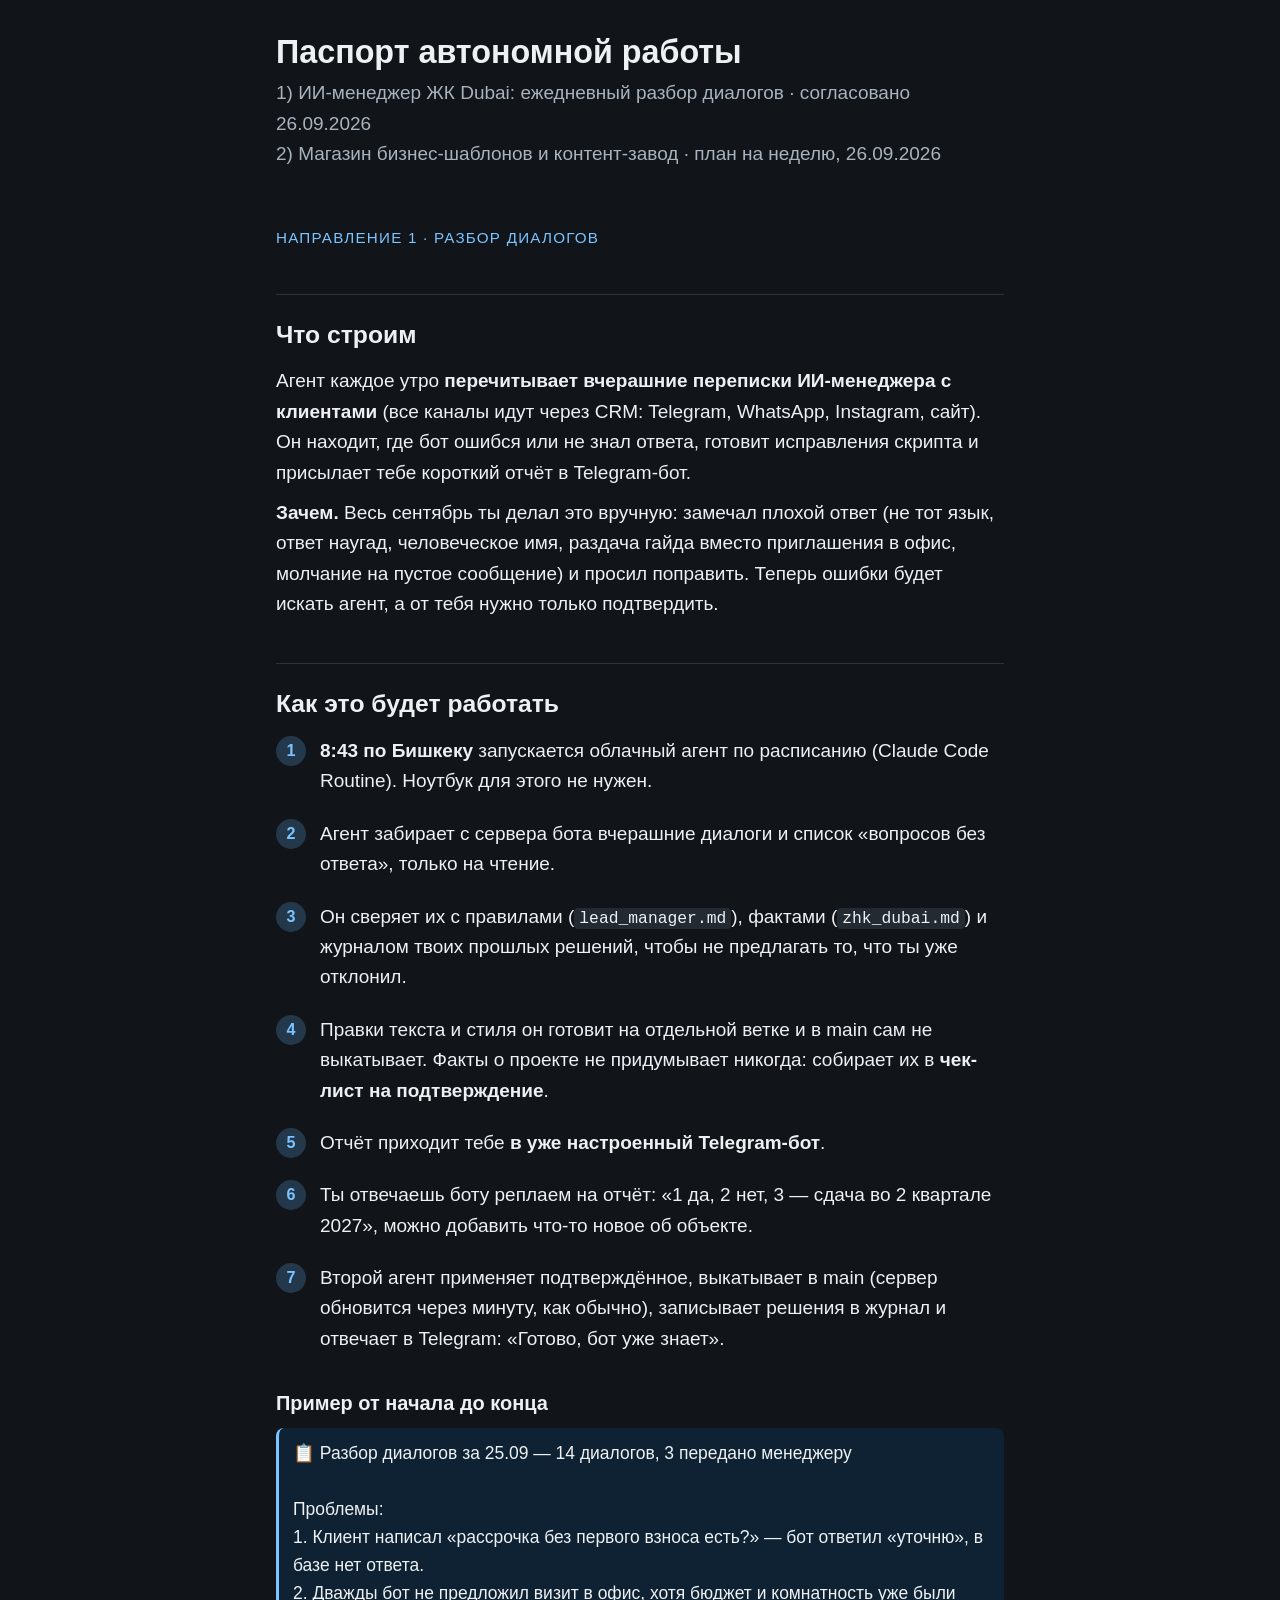
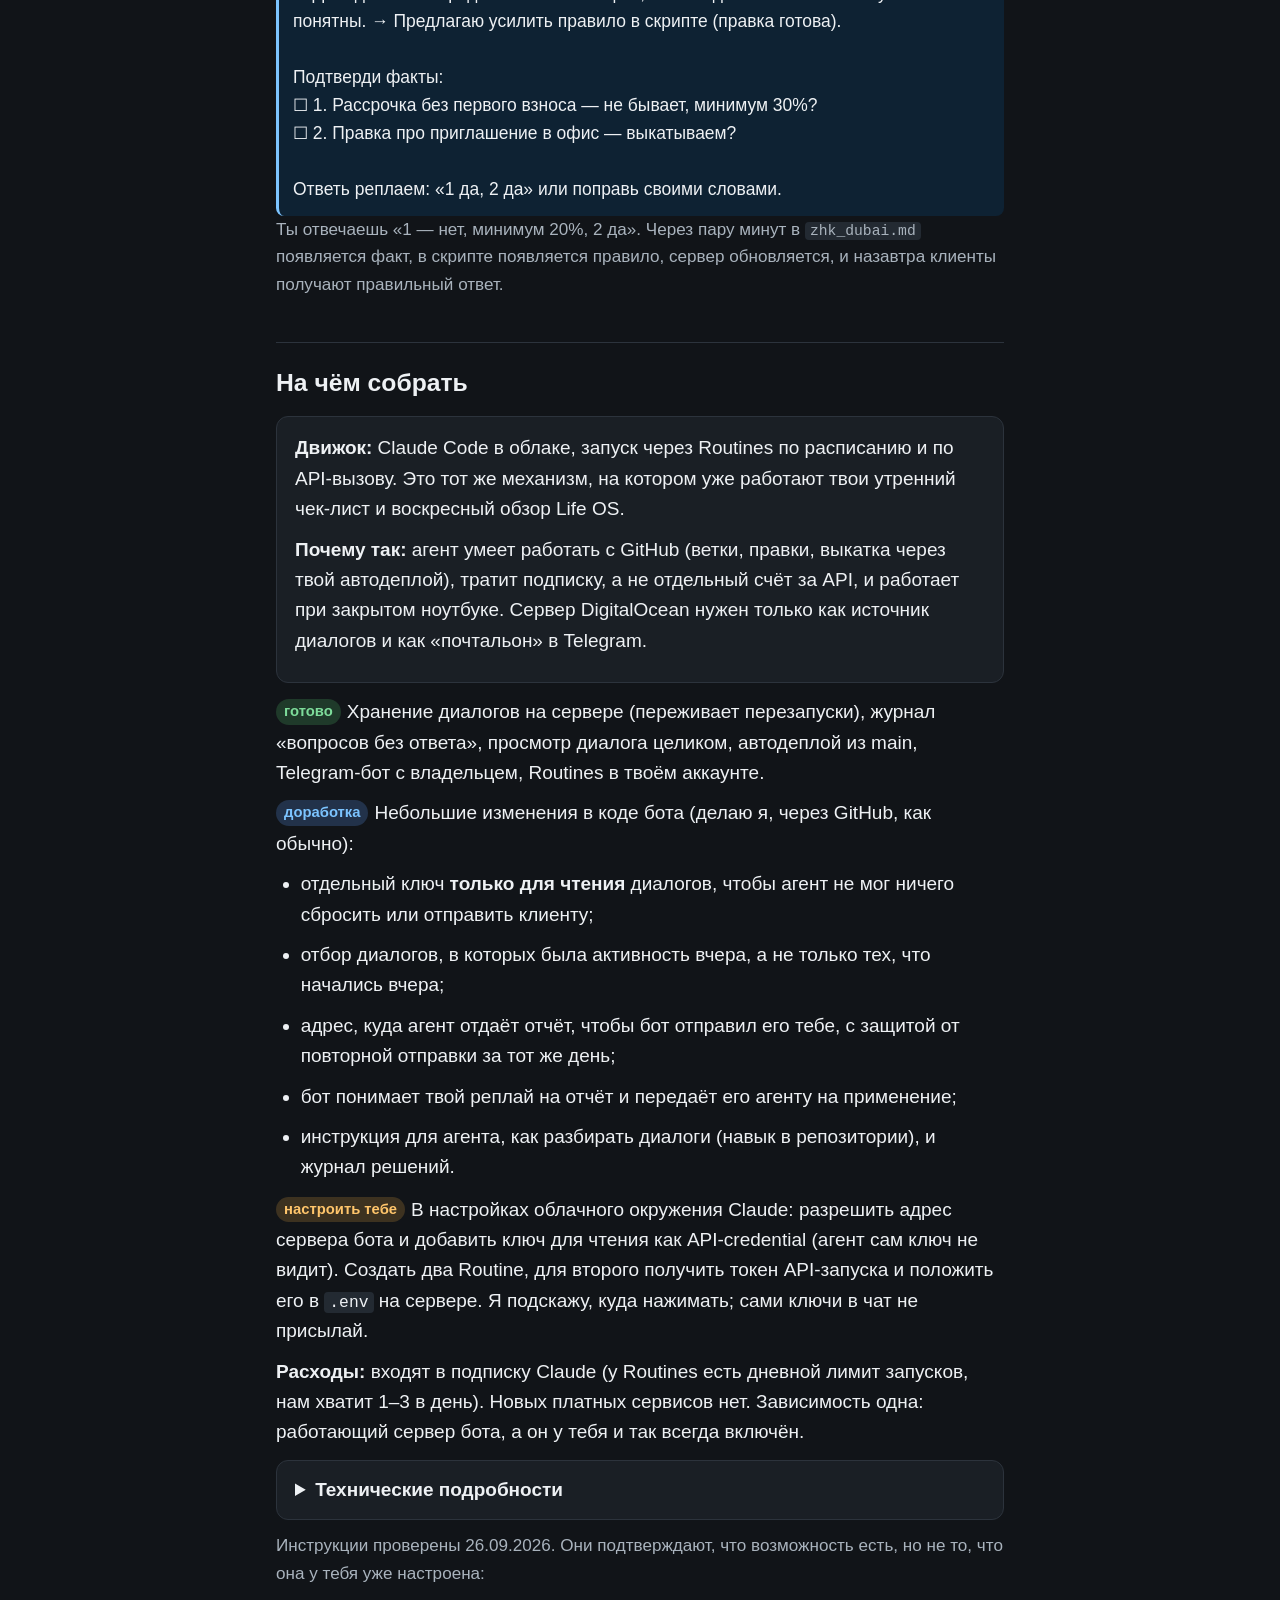
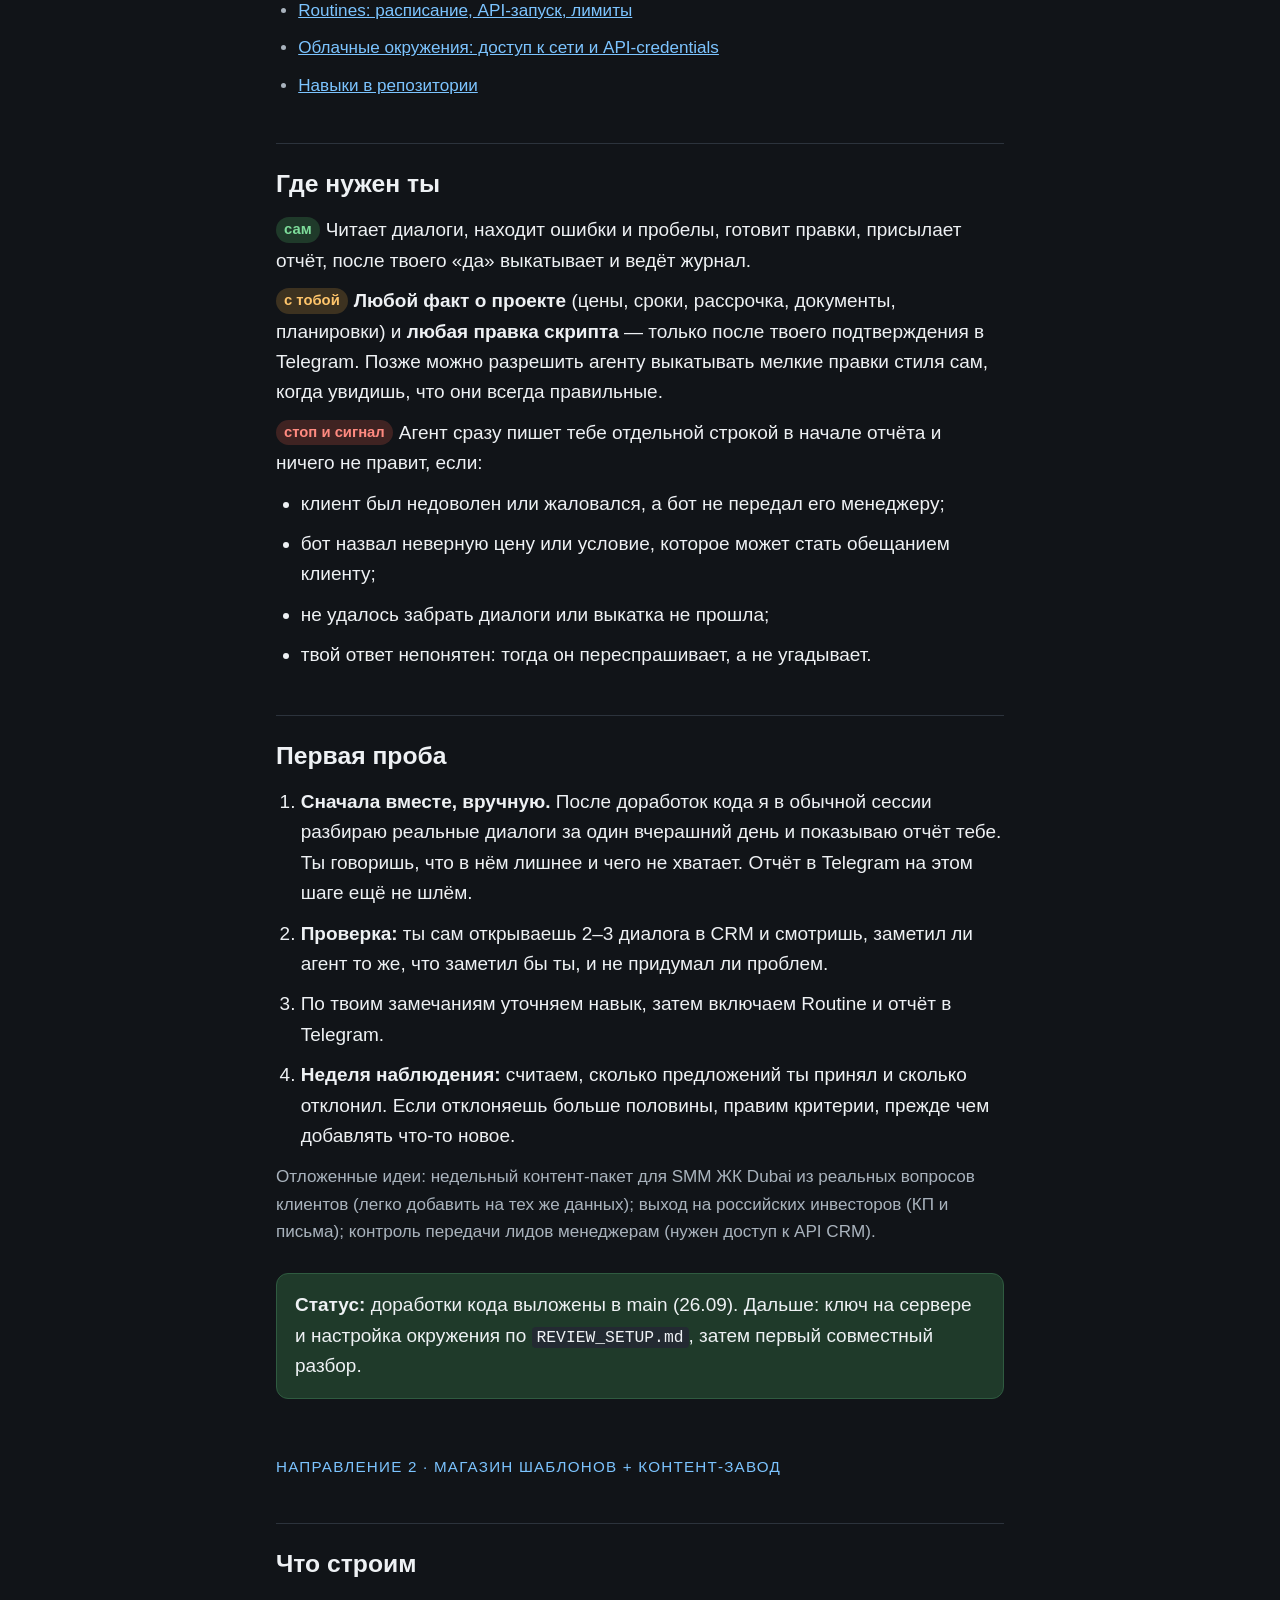
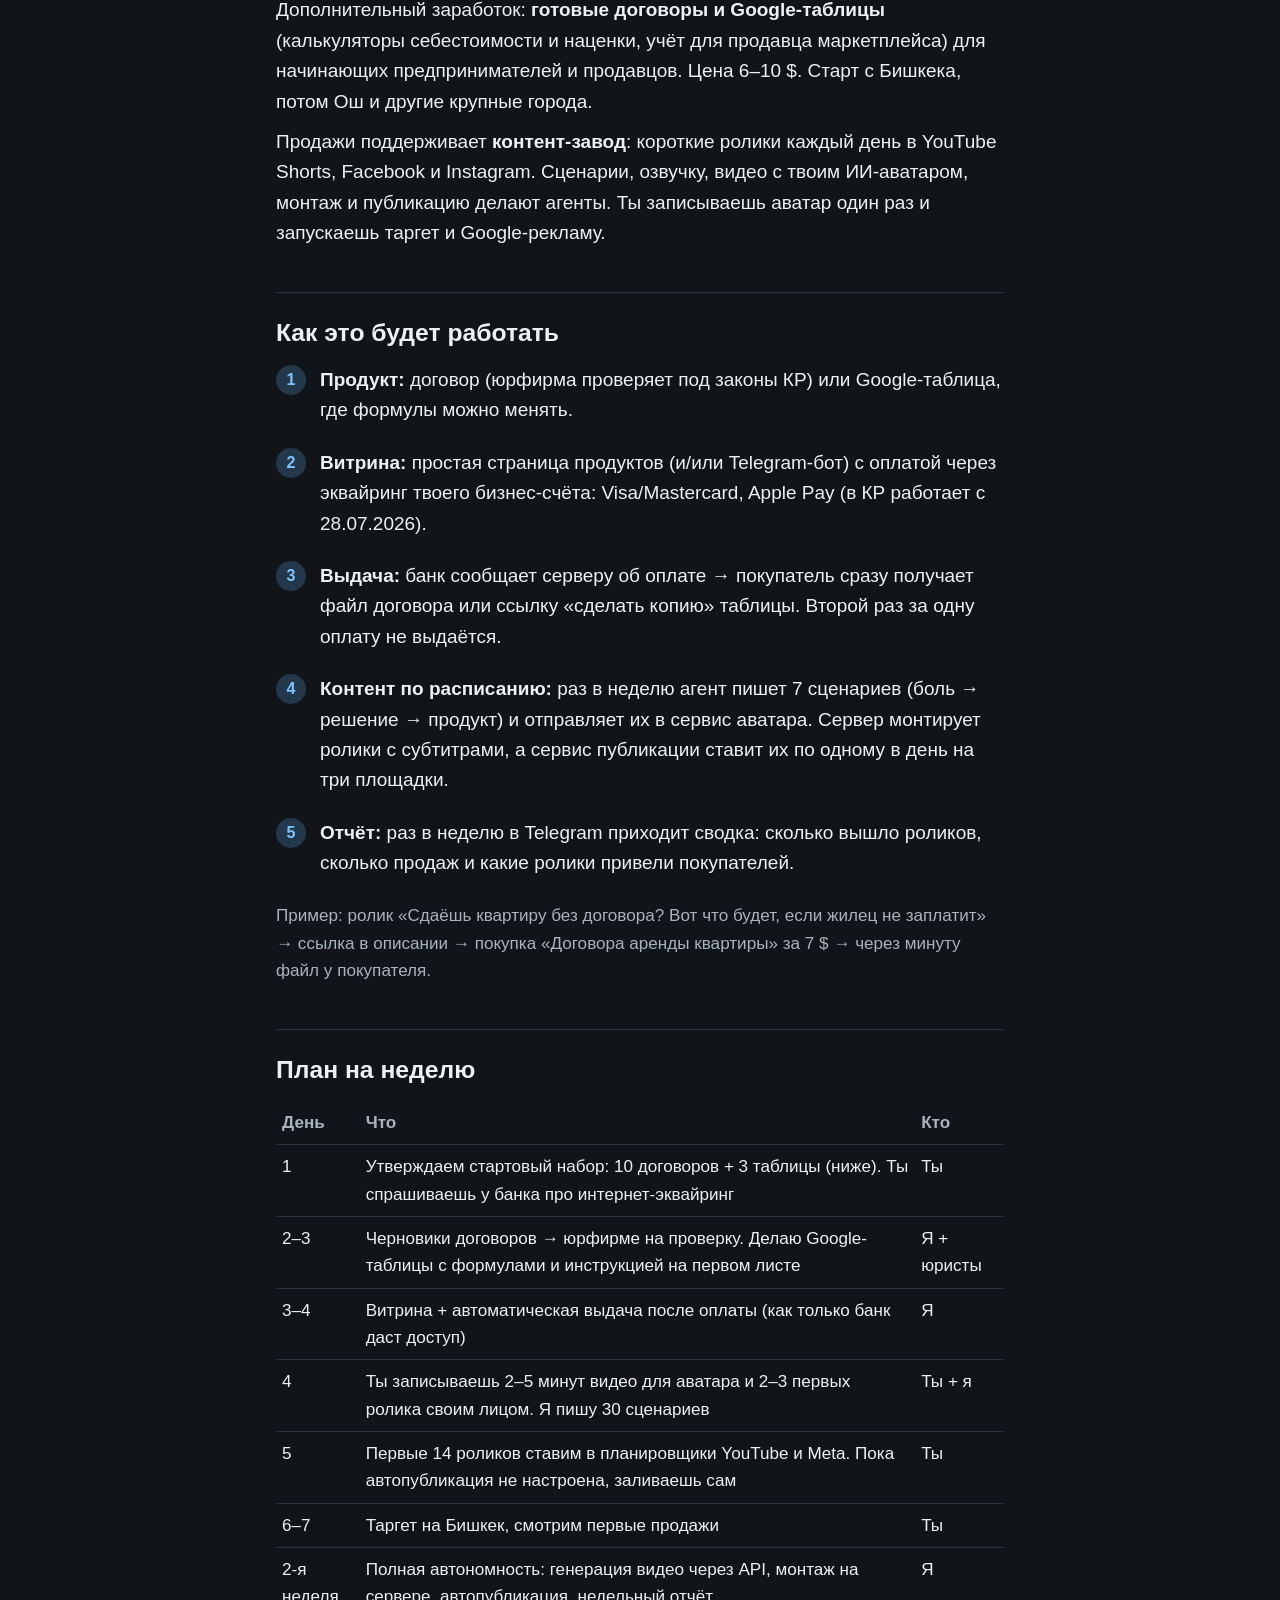
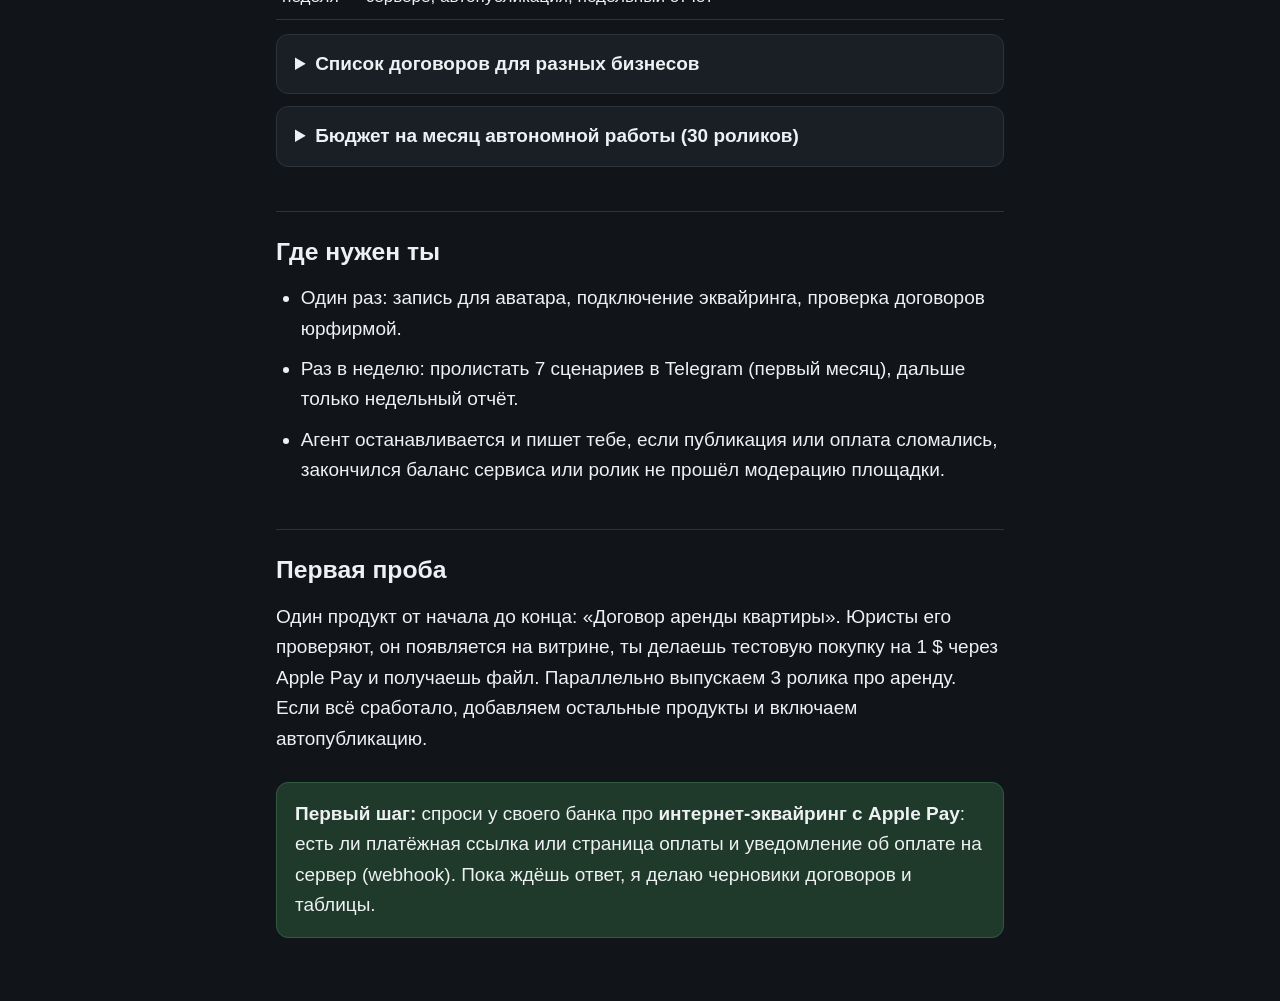
<file: AUTONOMY-PASSPORT.html>
<!doctype html>
<html lang="ru">
<head>
<meta charset="utf-8">
<meta name="viewport" content="width=device-width, initial-scale=1">
<title>Паспорт автономной работы</title>
<style>
  :root {
    --bg: #111418;
    --panel: #1a1f25;
    --line: #2c333c;
    --text: #eef1f4;
    --muted: #a9b3bd;
    --accent: #7cc4ff;
    --ok: #7ddc9a;
    --warn: #ffc56b;
    --stop: #ff8a80;
  }
  * { box-sizing: border-box; }
  html { -webkit-text-size-adjust: 100%; }
  body {
    margin: 0;
    background: var(--bg);
    color: var(--text);
    font: 19px/1.6 -apple-system, BlinkMacSystemFont, "Segoe UI", Roboto, "Helvetica Neue", Arial, sans-serif;
  }
  main { max-width: 760px; margin: 0 auto; padding: 32px 16px 64px; }
  h1 { font-size: 1.7em; line-height: 1.25; margin: 0 0 6px; }
  h2 { font-size: 1.3em; margin: 44px 0 12px; padding-top: 20px; border-top: 1px solid var(--line); }
  h3 { font-size: 1.05em; margin: 22px 0 8px; }
  p, li { margin: 0 0 10px; }
  ul, ol { padding-left: 1.3em; margin: 0 0 12px; }
  a { color: var(--accent); }
  code { font-family: ui-monospace, Menlo, Consolas, monospace; font-size: .86em; background: #232a32; padding: 1px 5px; border-radius: 4px; overflow-wrap: anywhere; }
  .sub { color: var(--muted); margin-bottom: 24px; }
  .card { background: var(--panel); border: 1px solid var(--line); border-radius: 12px; padding: 16px 18px; margin: 14px 0; }
  .flow { list-style: none; padding: 0; counter-reset: s; }
  .flow li { position: relative; padding: 0 0 12px 44px; counter-increment: s; }
  .flow li::before {
    content: counter(s); position: absolute; left: 0; top: 0;
    width: 30px; height: 30px; border-radius: 50%;
    background: #23384b; color: var(--accent); font-weight: 700; font-size: .85em;
    display: flex; align-items: center; justify-content: center;
  }
  .tag { display: inline-block; font-size: .78em; font-weight: 600; padding: 1px 8px; border-radius: 999px; margin-right: 6px; vertical-align: 2px; }
  .ready { background: #1f3a2a; color: var(--ok); }
  .setup { background: #3d3220; color: var(--warn); }
  .dev { background: #22324a; color: var(--accent); }
  .stop { background: #3f2322; color: var(--stop); }
  .msg { background: #0e2233; border-left: 3px solid var(--accent); border-radius: 8px; padding: 12px 14px; font-size: .92em; white-space: pre-line; }
  details { background: var(--panel); border: 1px solid var(--line); border-radius: 12px; margin: 12px 0; }
  summary { cursor: pointer; padding: 14px 18px; font-weight: 600; }
  details > div { padding: 0 18px 14px; }
  .muted { color: var(--muted); font-size: .9em; }
  .next { background: #1f3a2a; border: 1px solid #2f5b40; border-radius: 12px; padding: 16px 18px; margin-top: 28px; }
  table { width: 100%; border-collapse: collapse; font-size: .9em; margin: 8px 0 14px; }
  th, td { text-align: left; padding: 8px 6px; border-bottom: 1px solid var(--line); vertical-align: top; }
  th { color: var(--muted); font-weight: 600; }
  td.n { white-space: nowrap; text-align: right; }
  .part { font-size: .8em; letter-spacing: .08em; text-transform: uppercase; color: var(--accent); margin: 56px 0 0; }
</style>
</head>
<body>
<main>

<h1>Паспорт автономной работы</h1>
<p class="sub">1) ИИ-менеджер ЖК Dubai: ежедневный разбор диалогов · согласовано 26.09.2026<br>2) Магазин бизнес-шаблонов и контент-завод · план на неделю, 26.09.2026</p>
<p class="part">Направление 1 · Разбор диалогов</p>

<!-- ================================================================ -->
<h2>Что строим</h2>
<p>Агент каждое утро <b>перечитывает вчерашние переписки ИИ-менеджера с клиентами</b> (все каналы идут через CRM: Telegram, WhatsApp, Instagram, сайт). Он находит, где бот ошибся или не знал ответа, готовит исправления скрипта и присылает тебе короткий отчёт в Telegram-бот.</p>
<p><b>Зачем.</b> Весь сентябрь ты делал это вручную: замечал плохой ответ (не тот язык, ответ наугад, человеческое имя, раздача гайда вместо приглашения в офис, молчание на пустое сообщение) и просил поправить. Теперь ошибки будет искать агент, а от тебя нужно только подтвердить.</p>

<!-- ================================================================ -->
<h2>Как это будет работать</h2>
<ol class="flow">
  <li><b>8:43 по Бишкеку</b> запускается облачный агент по расписанию (Claude Code Routine). Ноутбук для этого не нужен.</li>
  <li>Агент забирает с сервера бота вчерашние диалоги и список «вопросов без ответа», только на чтение.</li>
  <li>Он сверяет их с правилами (<code>lead_manager.md</code>), фактами (<code>zhk_dubai.md</code>) и журналом твоих прошлых решений, чтобы не предлагать то, что ты уже отклонил.</li>
  <li>Правки текста и стиля он готовит на отдельной ветке и в main сам не выкатывает. Факты о проекте не придумывает никогда: собирает их в <b>чек-лист на подтверждение</b>.</li>
  <li>Отчёт приходит тебе <b>в уже настроенный Telegram-бот</b>.</li>
  <li>Ты отвечаешь боту реплаем на отчёт: «1 да, 2 нет, 3 — сдача во 2 квартале 2027», можно добавить что-то новое об объекте.</li>
  <li>Второй агент применяет подтверждённое, выкатывает в main (сервер обновится через минуту, как обычно), записывает решения в журнал и отвечает в Telegram: «Готово, бот уже знает».</li>
</ol>

<h3>Пример от начала до конца</h3>
<div class="msg">📋 Разбор диалогов за 25.09 — 14 диалогов, 3 передано менеджеру

Проблемы:
1. Клиент написал «рассрочка без первого взноса есть?» — бот ответил «уточню», в базе нет ответа.
2. Дважды бот не предложил визит в офис, хотя бюджет и комнатность уже были понятны. → Предлагаю усилить правило в скрипте (правка готова).

Подтверди факты:
☐ 1. Рассрочка без первого взноса — не бывает, минимум 30%?
☐ 2. Правка про приглашение в офис — выкатываем?

Ответь реплаем: «1 да, 2 да» или поправь своими словами.</div>
<p class="muted">Ты отвечаешь «1 — нет, минимум 20%, 2 да». Через пару минут в <code>zhk_dubai.md</code> появляется факт, в скрипте появляется правило, сервер обновляется, и назавтра клиенты получают правильный ответ.</p>

<!-- ================================================================ -->
<h2>На чём собрать</h2>
<div class="card">
  <p><b>Движок:</b> Claude Code в облаке, запуск через Routines по расписанию и по API-вызову. Это тот же механизм, на котором уже работают твои утренний чек-лист и воскресный обзор Life OS.</p>
  <p><b>Почему так:</b> агент умеет работать с GitHub (ветки, правки, выкатка через твой автодеплой), тратит подписку, а не отдельный счёт за API, и работает при закрытом ноутбуке. Сервер DigitalOcean нужен только как источник диалогов и как «почтальон» в Telegram.</p>
</div>

<p><span class="tag ready">готово</span>Хранение диалогов на сервере (переживает перезапуски), журнал «вопросов без ответа», просмотр диалога целиком, автодеплой из main, Telegram-бот с владельцем, Routines в твоём аккаунте.</p>
<p><span class="tag dev">доработка</span>Небольшие изменения в коде бота (делаю я, через GitHub, как обычно):</p>
<ul>
  <li>отдельный ключ <b>только для чтения</b> диалогов, чтобы агент не мог ничего сбросить или отправить клиенту;</li>
  <li>отбор диалогов, в которых была активность вчера, а не только тех, что начались вчера;</li>
  <li>адрес, куда агент отдаёт отчёт, чтобы бот отправил его тебе, с защитой от повторной отправки за тот же день;</li>
  <li>бот понимает твой реплай на отчёт и передаёт его агенту на применение;</li>
  <li>инструкция для агента, как разбирать диалоги (навык в репозитории), и журнал решений.</li>
</ul>
<p><span class="tag setup">настроить тебе</span>В настройках облачного окружения Claude: разрешить адрес сервера бота и добавить ключ для чтения как API-credential (агент сам ключ не видит). Создать два Routine, для второго получить токен API-запуска и положить его в <code>.env</code> на сервере. Я подскажу, куда нажимать; сами ключи в чат не присылай.</p>
<p><b>Расходы:</b> входят в подписку Claude (у Routines есть дневной лимит запусков, нам хватит 1–3 в день). Новых платных сервисов нет. Зависимость одна: работающий сервер бота, а он у тебя и так всегда включён.</p>

<details>
  <summary>Технические подробности</summary>
  <div>
    <h3>Память и правила</h3>
    <ul>
      <li><b>Знания о проекте</b> лежат в <code>zhk_dubai.md</code> и <code>lead_manager.md</code>, как и сейчас. Бот подхватывает их после выкатки.</li>
      <li><b>Журнал решений</b> — новый файл <code>review/decisions.md</code>: что принято и что отклонено, коротко и без данных клиентов. Агент читает его в начале каждого запуска.</li>
      <li><b>Способ работы</b> — навык <code>.claude/skills/dialog-review/SKILL.md</code>: что считать ошибкой, формат отчёта, лимиты. Routines загружают навыки из репозитория, но в промпте Routine всё равно явно пишем «сначала прочитай навык».</li>
    </ul>
    <h3>Исполнители</h3>
    <ul>
      <li><b>Routine «Разбор диалогов»</b> — по расписанию ежедневно (cron <code>CRON_TZ=Asia/Bishkek 43 8 * * *</code>). Один агент, без подагентов.</li>
      <li><b>Routine «Применить ответ»</b> — только по API-вызову. Бот на сервере вызывает его, когда ты отвечаешь на отчёт, и передаёт твой текст и дату отчёта. Промпт явно разрешает выполнять только подтверждения из этого текста.</li>
      <li>Предсказуемые операции (отбор диалогов, дедупликация, отправка в Telegram) делает обычный код на сервере, не ИИ.</li>
    </ul>
    <h3>Состояние, повторы, защита</h3>
    <ul>
      <li>Ожидающие правки хранятся в ветке <code>claude/review-ГГГГ-ММ-ДД</code>. Если ветка уже влита, повторный ответ получает сообщение «уже применено».</li>
      <li>Отчёт за один день отправляется максимум один раз: сервер помнит дату.</li>
      <li>Если сервер недоступен, агент пробует 2 раза, потом шлёт короткое «не смог забрать диалоги».</li>
      <li>В одном отчёте максимум 5 проблем и 5 фактов, самое важное сверху.</li>
      <li>Правка выкатывается только если меняет лишь <code>.md</code>-файлы знаний и скрипта. Код бота агент не трогает.</li>
      <li>Пауза: выключатель Routine на странице claude.ai/code/routines.</li>
    </ul>
    <h3>Данные клиентов</h3>
    <p>Имена и телефоны не попадают ни в отчёт, ни в репозиторий. В отчёте только короткие обезличенные цитаты, чтобы было понятно, о чём речь.</p>
    <h3>Альтернатива, которую не выбрали</h3>
    <p>Всё делать на сервере (задача внутри бота вызывает Claude API). Минус: чтобы править файлы в GitHub, серверу нужен доступ на запись в репозиторий, и появляется отдельный счёт за API. Облачный агент проще и соответствует твоему правилу «всё через GitHub».</p>
  </div>
</details>

<p class="muted">Инструкции проверены 26.09.2026. Они подтверждают, что возможность есть, но не то, что она у тебя уже настроена:</p>
<ul class="muted">
  <li><a href="https://code.claude.com/docs/en/routines">Routines: расписание, API-запуск, лимиты</a></li>
  <li><a href="https://code.claude.com/docs/en/cloud-environments">Облачные окружения: доступ к сети и API-credentials</a></li>
  <li><a href="https://code.claude.com/docs/en/skills">Навыки в репозитории</a></li>
</ul>

<!-- ================================================================ -->
<h2>Где нужен ты</h2>
<p><span class="tag ready">сам</span>Читает диалоги, находит ошибки и пробелы, готовит правки, присылает отчёт, после твоего «да» выкатывает и ведёт журнал.</p>
<p><span class="tag setup">с тобой</span><b>Любой факт о проекте</b> (цены, сроки, рассрочка, документы, планировки) и <b>любая правка скрипта</b> — только после твоего подтверждения в Telegram. Позже можно разрешить агенту выкатывать мелкие правки стиля сам, когда увидишь, что они всегда правильные.</p>
<p><span class="tag stop">стоп и сигнал</span>Агент сразу пишет тебе отдельной строкой в начале отчёта и ничего не правит, если:</p>
<ul>
  <li>клиент был недоволен или жаловался, а бот не передал его менеджеру;</li>
  <li>бот назвал неверную цену или условие, которое может стать обещанием клиенту;</li>
  <li>не удалось забрать диалоги или выкатка не прошла;</li>
  <li>твой ответ непонятен: тогда он переспрашивает, а не угадывает.</li>
</ul>

<!-- ================================================================ -->
<h2>Первая проба</h2>
<ol>
  <li><b>Сначала вместе, вручную.</b> После доработок кода я в обычной сессии разбираю реальные диалоги за один вчерашний день и показываю отчёт тебе. Ты говоришь, что в нём лишнее и чего не хватает. Отчёт в Telegram на этом шаге ещё не шлём.</li>
  <li><b>Проверка:</b> ты сам открываешь 2–3 диалога в CRM и смотришь, заметил ли агент то же, что заметил бы ты, и не придумал ли проблем.</li>
  <li>По твоим замечаниям уточняем навык, затем включаем Routine и отчёт в Telegram.</li>
  <li><b>Неделя наблюдения:</b> считаем, сколько предложений ты принял и сколько отклонил. Если отклоняешь больше половины, правим критерии, прежде чем добавлять что-то новое.</li>
</ol>
<p class="muted">Отложенные идеи: недельный контент-пакет для SMM ЖК Dubai из реальных вопросов клиентов (легко добавить на тех же данных); выход на российских инвесторов (КП и письма); контроль передачи лидов менеджерам (нужен доступ к API CRM).</p>

<div class="next">
  <b>Статус:</b> доработки кода выложены в main (26.09). Дальше: ключ на сервере и настройка окружения по <code>REVIEW_SETUP.md</code>, затем первый совместный разбор.
</div>

<!-- ================================================================ -->
<p class="part">Направление 2 · Магазин шаблонов + контент-завод</p>

<h2>Что строим</h2>
<p>Дополнительный заработок: <b>готовые договоры и Google-таблицы</b> (калькуляторы себестоимости и наценки, учёт для продавца маркетплейса) для начинающих предпринимателей и продавцов. Цена 6–10 $. Старт с Бишкека, потом Ош и другие крупные города.</p>
<p>Продажи поддерживает <b>контент-завод</b>: короткие ролики каждый день в YouTube Shorts, Facebook и Instagram. Сценарии, озвучку, видео с твоим ИИ-аватаром, монтаж и публикацию делают агенты. Ты записываешь аватар один раз и запускаешь таргет и Google-рекламу.</p>

<h2>Как это будет работать</h2>
<ol class="flow">
  <li><b>Продукт:</b> договор (юрфирма проверяет под законы КР) или Google-таблица, где формулы можно менять.</li>
  <li><b>Витрина:</b> простая страница продуктов (и/или Telegram-бот) с оплатой через эквайринг твоего бизнес-счёта: Visa/Mastercard, Apple Pay (в КР работает с 28.07.2026).</li>
  <li><b>Выдача:</b> банк сообщает серверу об оплате → покупатель сразу получает файл договора или ссылку «сделать копию» таблицы. Второй раз за одну оплату не выдаётся.</li>
  <li><b>Контент по расписанию:</b> раз в неделю агент пишет 7 сценариев (боль → решение → продукт) и отправляет их в сервис аватара. Сервер монтирует ролики с субтитрами, а сервис публикации ставит их по одному в день на три площадки.</li>
  <li><b>Отчёт:</b> раз в неделю в Telegram приходит сводка: сколько вышло роликов, сколько продаж и какие ролики привели покупателей.</li>
</ol>
<p class="muted">Пример: ролик «Сдаёшь квартиру без договора? Вот что будет, если жилец не заплатит» → ссылка в описании → покупка «Договора аренды квартиры» за 7 $ → через минуту файл у покупателя.</p>

<h2>План на неделю</h2>
<table>
  <tr><th>День</th><th>Что</th><th>Кто</th></tr>
  <tr><td>1</td><td>Утверждаем стартовый набор: 10 договоров + 3 таблицы (ниже). Ты спрашиваешь у банка про интернет-эквайринг</td><td>Ты</td></tr>
  <tr><td>2–3</td><td>Черновики договоров → юрфирме на проверку. Делаю Google-таблицы с формулами и инструкцией на первом листе</td><td>Я + юристы</td></tr>
  <tr><td>3–4</td><td>Витрина + автоматическая выдача после оплаты (как только банк даст доступ)</td><td>Я</td></tr>
  <tr><td>4</td><td>Ты записываешь 2–5 минут видео для аватара и 2–3 первых ролика своим лицом. Я пишу 30 сценариев</td><td>Ты + я</td></tr>
  <tr><td>5</td><td>Первые 14 роликов ставим в планировщики YouTube и Meta. Пока автопубликация не настроена, заливаешь сам</td><td>Ты</td></tr>
  <tr><td>6–7</td><td>Таргет на Бишкек, смотрим первые продажи</td><td>Ты</td></tr>
  <tr><td>2-я неделя</td><td>Полная автономность: генерация видео через API, монтаж на сервере, автопубликация, недельный отчёт</td><td>Я</td></tr>
</table>

<details>
  <summary>Список договоров для разных бизнесов</summary>
  <div>
    <p class="muted">Все адаптирует и проверяет юрфирма под законодательство КР. ★ — стартовый набор из 10.</p>
    <h3>Аренда и недвижимость</h3>
    <ul>
      <li>★ Аренда квартиры (жилого помещения)</li>
      <li>★ Аренда коммерческого помещения (офис, магазин, склад)</li>
      <li>Посуточная аренда</li>
      <li>Субаренда</li>
      <li>Аренда оборудования / спецтехники</li>
      <li>Аренда автомобиля (с экипажем и без)</li>
      <li>Акт приёма-передачи помещения и имущества</li>
    </ul>
    <h3>Сотрудники и исполнители</h3>
    <ul>
      <li>★ Трудовой договор (бессрочный и срочный)</li>
      <li>★ Договор с самозанятым / физлицом на оказание услуг (ГПХ)</li>
      <li>Договор о материальной ответственности</li>
      <li>Соглашение о неразглашении (NDA) с сотрудником</li>
      <li>Договор ученичества / стажировки</li>
      <li>Должностная инструкция (шаблоны для продавца, менеджера, курьера)</li>
    </ul>
    <h3>Услуги и работы</h3>
    <ul>
      <li>★ Договор оказания услуг (универсальный)</li>
      <li>★ Договор подряда (ремонт, строительство, изготовление)</li>
      <li>Договор на разработку сайта / дизайна / SMM</li>
      <li>Договор на оказание маркетинговых и рекламных услуг</li>
      <li>Договор с фотографом / видеографом</li>
      <li>Договор на обучение / консультации (для тренеров и репетиторов)</li>
      <li>Договор на клининг</li>
      <li>Договор на бьюти-услуги / аренду кресла в салоне</li>
      <li>Акт выполненных работ / оказанных услуг</li>
    </ul>
    <h3>Торговля и поставки</h3>
    <ul>
      <li>★ Договор купли-продажи товара</li>
      <li>★ Договор поставки</li>
      <li>Договор комиссии (товар на реализацию)</li>
      <li>Агентский договор</li>
      <li>Договор с продавцом маркетплейса / фулфилментом</li>
      <li>Дистрибьюторский / дилерский договор</li>
      <li>Договор перевозки / экспедиции груза</li>
      <li>Претензия поставщику / покупателю (шаблон)</li>
    </ul>
    <h3>Деньги и партнёрство</h3>
    <ul>
      <li>★ Договор займа (между физлицами и с организацией)</li>
      <li>Расписка в получении денег</li>
      <li>Договор о совместной деятельности (партнёрство)</li>
      <li>Учредительный договор / соглашение учредителей ООО</li>
      <li>Договор франшизы (коммерческой концессии)</li>
      <li>Договор уступки права требования</li>
      <li>Соглашение о расторжении договора</li>
    </ul>
    <h3>Интернет-бизнес</h3>
    <ul>
      <li>Публичная оферта для интернет-магазина</li>
      <li>Политика конфиденциальности / согласие на обработку персональных данных</li>
      <li>Договор с блогером на рекламу (в том числе бартер)</li>
      <li>Лицензионный договор (на фото, видео, тексты)</li>
    </ul>
    <h3>Таблицы Google Sheets (старт)</h3>
    <ul>
      <li>★ Калькулятор себестоимости и наценки (с изменяемыми формулами)</li>
      <li>★ Учёт продаж и остатков для продавца маркетплейса (юнит-экономика, комиссии, логистика)</li>
      <li>★ Учёт доходов и расходов малого бизнеса (P&amp;L, движение денег)</li>
    </ul>
  </div>
</details>

<details>
  <summary>Бюджет на месяц автономной работы (30 роликов)</summary>
  <div>
    <p class="muted">Цены проверены 26.09.2026 по открытым обзорам, сайты сервисов из этой среды недоступны. Перед оплатой сверить на официальной странице. Реклама не входит.</p>
    <table>
      <tr><th>Что</th><th>Зачем</th><th class="n">$/мес</th></tr>
      <tr><td>HeyGen API, цифровой двойник</td><td>Видео с твоим аватаром: около 4 $ за минуту, 30 роликов × 40 сек = 20 мин</td><td class="n">≈ 80</td></tr>
      <tr><td>Upload-Post Basic</td><td>Автопубликация в YouTube, Facebook, Instagram через уже одобренный сервис, без своей проверки у YouTube</td><td class="n">24</td></tr>
      <tr><td>Сервер (текущий DigitalOcean)</td><td>Монтаж и субтитры (ffmpeg), витрина, выдача покупок. Возможно, понадобится тариф помощнее</td><td class="n">0–12</td></tr>
      <tr><td>Claude</td><td>Сценарии и оркестрация: Routines входят в твою подписку</td><td class="n">0</td></tr>
      <tr><td>Google Sheets / Drive</td><td>Таблицы и хранение файлов</td><td class="n">0</td></tr>
      <tr><th>Минимум</th><th></th><th class="n">≈ 105–115</th></tr>
      <tr><td>+ Higgsfield Plus</td><td>Красивые перебивки (b-roll) между кадрами с аватаром. Не обязательно</td><td class="n">59</td></tr>
      <tr><td>+ ElevenLabs Creator</td><td>Более живой клон голоса, если голос HeyGen не устроит. Не обязательно</td><td class="n">22</td></tr>
      <tr><th>С опциями</th><th></th><th class="n">≈ 185–195</th></tr>
    </table>
    <p>Плюс комиссия банка с каждой продажи: её назовёт банк. При цене 7 $ минимальный бюджет окупается примерно с 16 продаж в месяц, без учёта рекламы.</p>
    <p class="muted">Почему не публиковать через свой API YouTube: ролики, загруженные непроверенным приложением, остаются скрытыми, пока Google не проведёт аудит. Через сервис публикации это обходится сразу.</p>
  </div>
</details>

<h2>Где нужен ты</h2>
<ul>
  <li>Один раз: запись для аватара, подключение эквайринга, проверка договоров юрфирмой.</li>
  <li>Раз в неделю: пролистать 7 сценариев в Telegram (первый месяц), дальше только недельный отчёт.</li>
  <li>Агент останавливается и пишет тебе, если публикация или оплата сломались, закончился баланс сервиса или ролик не прошёл модерацию площадки.</li>
</ul>

<h2>Первая проба</h2>
<p>Один продукт от начала до конца: «Договор аренды квартиры». Юристы его проверяют, он появляется на витрине, ты делаешь тестовую покупку на 1 $ через Apple Pay и получаешь файл. Параллельно выпускаем 3 ролика про аренду. Если всё сработало, добавляем остальные продукты и включаем автопубликацию.</p>

<div class="next">
  <b>Первый шаг:</b> спроси у своего банка про <b>интернет-эквайринг с Apple Pay</b>: есть ли платёжная ссылка или страница оплаты и уведомление об оплате на сервер (webhook). Пока ждёшь ответ, я делаю черновики договоров и таблицы.
</div>

</main>
</body>
</html>
</file>
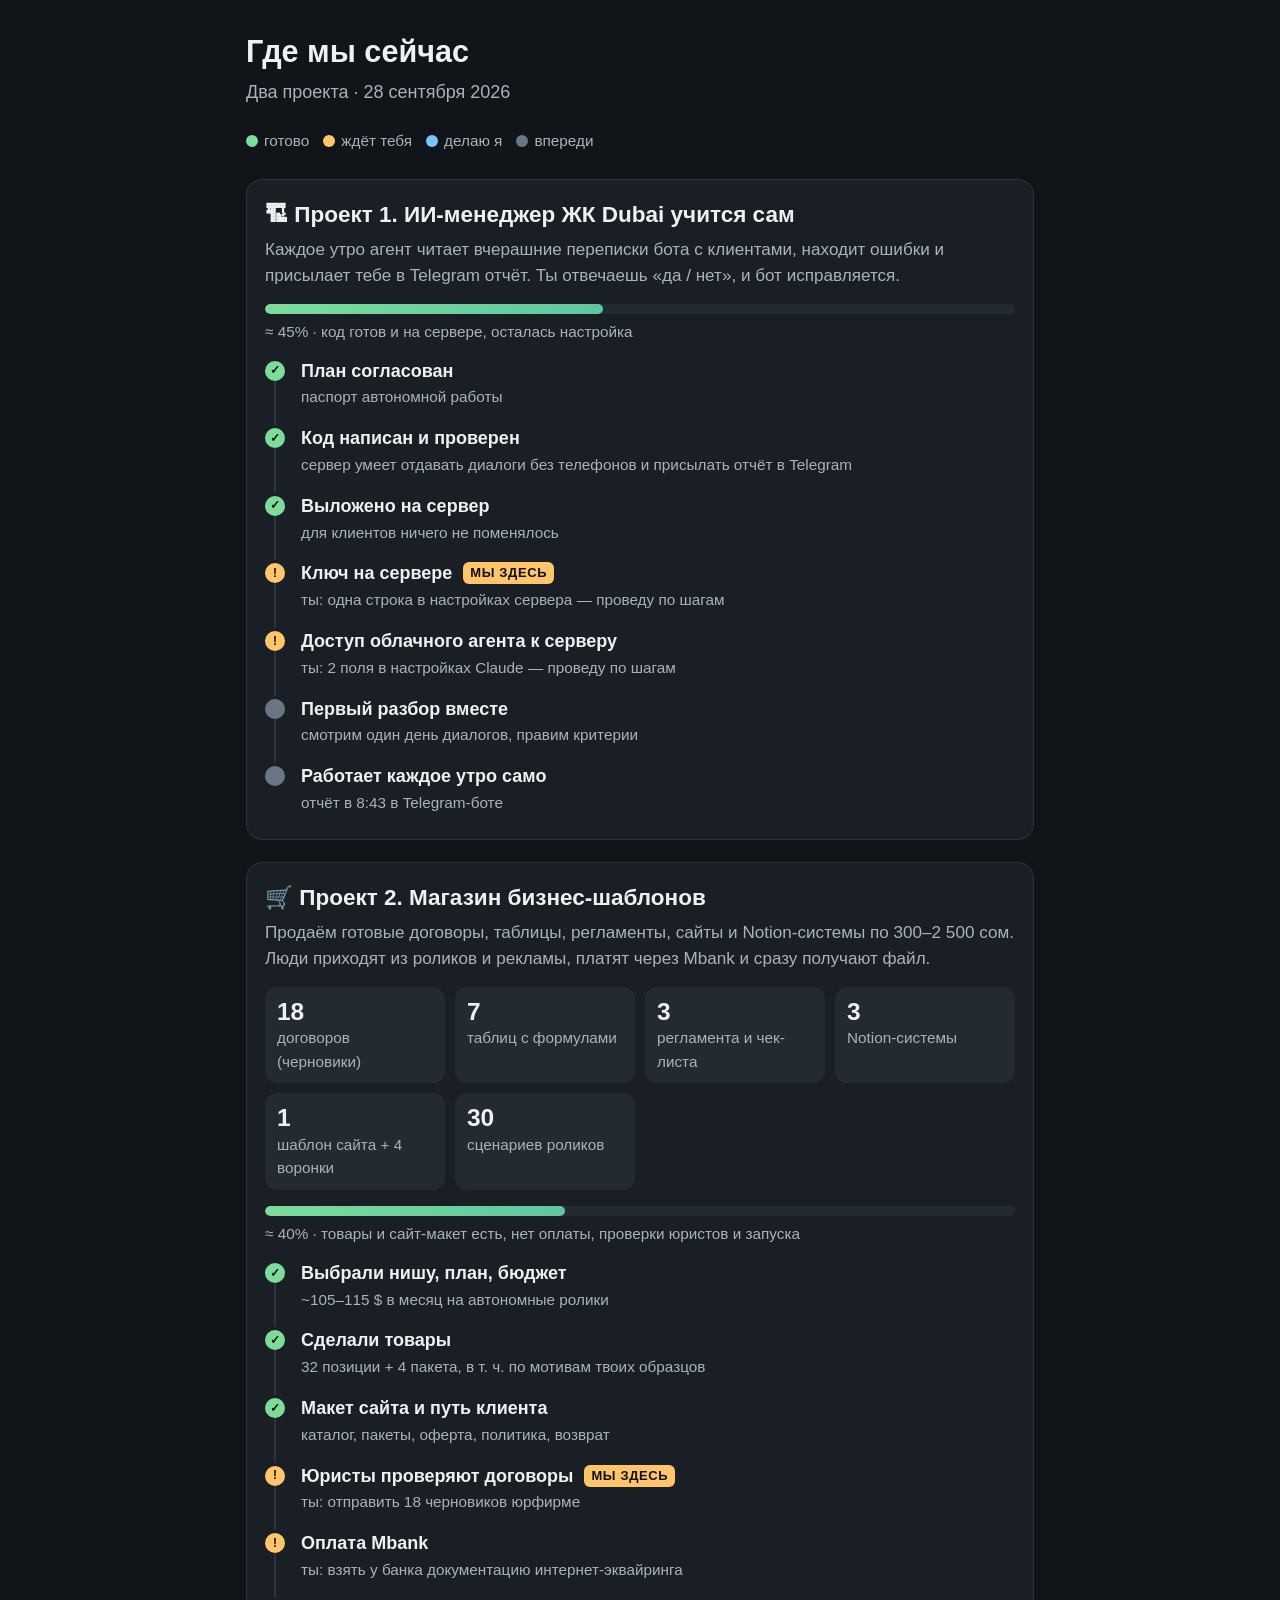
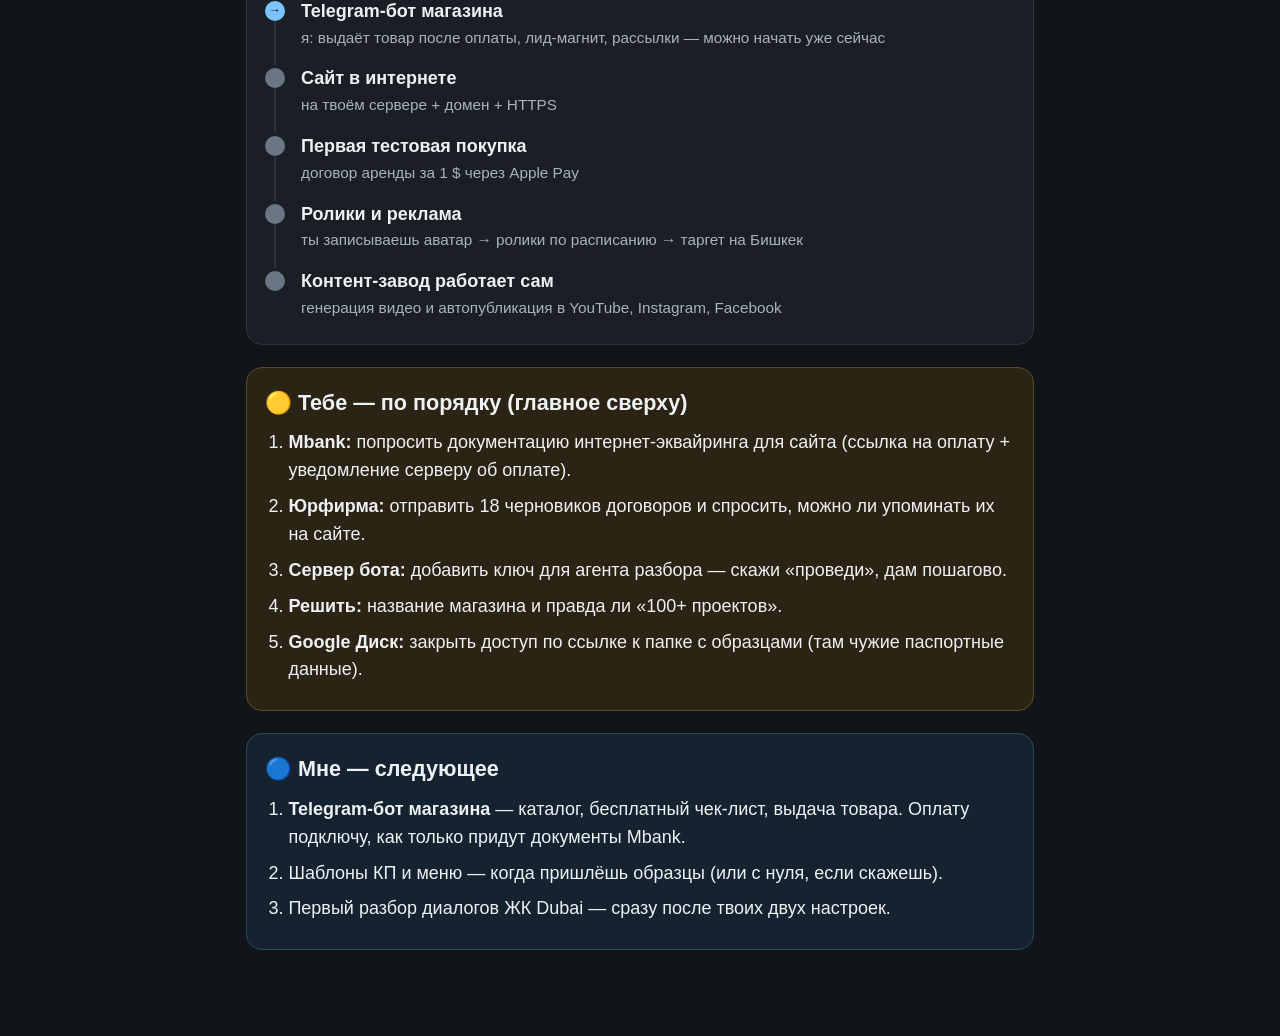
<file: STATUS.html>
<!doctype html>
<html lang="ru">
<head>
<meta charset="utf-8">
<meta name="viewport" content="width=device-width, initial-scale=1">
<title>Где мы сейчас</title>
<style>
  :root { --bg:#111418; --panel:#1a1f25; --line:#2c333c; --text:#eef1f4; --muted:#a9b3bd; --accent:#7cc4ff; --ok:#7ddc9a; --warn:#ffc56b; --todo:#6b7684; }
  * { box-sizing:border-box; }
  body { margin:0; background:var(--bg); color:var(--text); font:18px/1.55 -apple-system,BlinkMacSystemFont,"Segoe UI",Roboto,Arial,sans-serif; }
  main { max-width:820px; margin:0 auto; padding:28px 16px 64px; }
  h1 { font-size:1.7em; margin:0 0 4px; }
  .sub { color:var(--muted); margin:0 0 22px; }
  .legend { display:flex; flex-wrap:wrap; gap:14px; font-size:.85em; color:var(--muted); margin-bottom:26px; }
  .legend span::before { content:""; display:inline-block; width:12px; height:12px; border-radius:50%; margin-right:6px; vertical-align:-1px; }
  .l-ok::before { background:var(--ok); } .l-me::before { background:var(--warn); } .l-cl::before { background:var(--accent); } .l-todo::before { background:var(--todo); }
  .proj { background:var(--panel); border:1px solid var(--line); border-radius:16px; padding:18px 18px 8px; margin:0 0 22px; }
  .proj h2 { margin:0 0 4px; font-size:1.25em; }
  .proj .what { color:var(--muted); margin:0 0 14px; font-size:.95em; }
  .bar { height:10px; background:#232a32; border-radius:99px; overflow:hidden; margin:0 0 6px; }
  .bar i { display:block; height:100%; background:linear-gradient(90deg,var(--ok),#5fc6a0); border-radius:99px; }
  .pct { font-size:.85em; color:var(--muted); margin-bottom:14px; }
  ol.steps { list-style:none; padding:0; margin:0; position:relative; }
  ol.steps li { position:relative; padding:0 0 16px 36px; }
  ol.steps li::before { content:""; position:absolute; left:9px; top:22px; bottom:0; width:2px; background:var(--line); }
  ol.steps li:last-child::before { display:none; }
  .dot { position:absolute; left:0; top:3px; width:20px; height:20px; border-radius:50%; display:flex; align-items:center; justify-content:center; font-size:12px; font-weight:800; color:#111; }
  .ok .dot { background:var(--ok); } .me .dot { background:var(--warn); } .cl .dot { background:var(--accent); } .todo .dot { background:var(--todo); }
  .step b { display:block; }
  .step small { color:var(--muted); font-size:.85em; display:block; }
  .here { display:inline-block; font-size:.72em; font-weight:800; letter-spacing:.05em; background:var(--warn); color:#111; border-radius:6px; padding:1px 7px; margin-left:6px; vertical-align:2px; }
  .box { border-radius:16px; padding:18px; margin:0 0 22px; }
  .box h2 { margin:0 0 10px; font-size:1.2em; }
  .box ol { margin:0; padding-left:1.3em; } .box li { margin-bottom:8px; }
  .you { background:#2b2414; border:1px solid #5b4a2a; }
  .claude { background:#14232f; border:1px solid #2a4a5b; }
  .done { display:grid; grid-template-columns:repeat(auto-fit,minmax(150px,1fr)); gap:10px; margin:6px 0 16px; }
  .done div { background:#232a32; border-radius:12px; padding:10px 12px; font-size:.85em; color:var(--muted); }
  .done b { display:block; font-size:1.6em; color:var(--text); line-height:1.2; }
</style>
</head>
<body>
<main>

<h1>Где мы сейчас</h1>
<p class="sub">Два проекта · 28 сентября 2026</p>
<div class="legend"><span class="l-ok">готово</span><span class="l-me">ждёт тебя</span><span class="l-cl">делаю я</span><span class="l-todo">впереди</span></div>

<!-- ============ ПРОЕКТ 1 ============ -->
<div class="proj">
  <h2>🏗 Проект 1. ИИ-менеджер ЖК Dubai учится сам</h2>
  <p class="what">Каждое утро агент читает вчерашние переписки бота с клиентами, находит ошибки и присылает тебе в Telegram отчёт. Ты отвечаешь «да / нет», и бот исправляется.</p>
  <div class="bar"><i style="width:45%"></i></div>
  <div class="pct">≈ 45% · код готов и на сервере, осталась настройка</div>
  <ol class="steps">
    <li class="step ok"><span class="dot">✓</span><b>План согласован</b><small>паспорт автономной работы</small></li>
    <li class="step ok"><span class="dot">✓</span><b>Код написан и проверен</b><small>сервер умеет отдавать диалоги без телефонов и присылать отчёт в Telegram</small></li>
    <li class="step ok"><span class="dot">✓</span><b>Выложено на сервер</b><small>для клиентов ничего не поменялось</small></li>
    <li class="step me"><span class="dot">!</span><b>Ключ на сервере <span class="here">МЫ ЗДЕСЬ</span></b><small>ты: одна строка в настройках сервера — проведу по шагам</small></li>
    <li class="step me"><span class="dot">!</span><b>Доступ облачного агента к серверу</b><small>ты: 2 поля в настройках Claude — проведу по шагам</small></li>
    <li class="step todo"><span class="dot"></span><b>Первый разбор вместе</b><small>смотрим один день диалогов, правим критерии</small></li>
    <li class="step todo"><span class="dot"></span><b>Работает каждое утро само</b><small>отчёт в 8:43 в Telegram-боте</small></li>
  </ol>
</div>

<!-- ============ ПРОЕКТ 2 ============ -->
<div class="proj">
  <h2>🛒 Проект 2. Магазин бизнес-шаблонов</h2>
  <p class="what">Продаём готовые договоры, таблицы, регламенты, сайты и Notion-системы по 300–2 500 сом. Люди приходят из роликов и рекламы, платят через Mbank и сразу получают файл.</p>
  <div class="done">
    <div><b>18</b>договоров (черновики)</div>
    <div><b>7</b>таблиц с формулами</div>
    <div><b>3</b>регламента и чек-листа</div>
    <div><b>3</b>Notion-системы</div>
    <div><b>1</b>шаблон сайта + 4 воронки</div>
    <div><b>30</b>сценариев роликов</div>
  </div>
  <div class="bar"><i style="width:40%"></i></div>
  <div class="pct">≈ 40% · товары и сайт-макет есть, нет оплаты, проверки юристов и запуска</div>
  <ol class="steps">
    <li class="step ok"><span class="dot">✓</span><b>Выбрали нишу, план, бюджет</b><small>~105–115 $ в месяц на автономные ролики</small></li>
    <li class="step ok"><span class="dot">✓</span><b>Сделали товары</b><small>32 позиции + 4 пакета, в т. ч. по мотивам твоих образцов</small></li>
    <li class="step ok"><span class="dot">✓</span><b>Макет сайта и путь клиента</b><small>каталог, пакеты, оферта, политика, возврат</small></li>
    <li class="step me"><span class="dot">!</span><b>Юристы проверяют договоры <span class="here">МЫ ЗДЕСЬ</span></b><small>ты: отправить 18 черновиков юрфирме</small></li>
    <li class="step me"><span class="dot">!</span><b>Оплата Mbank</b><small>ты: взять у банка документацию интернет-эквайринга</small></li>
    <li class="step cl"><span class="dot">→</span><b>Telegram-бот магазина</b><small>я: выдаёт товар после оплаты, лид-магнит, рассылки — можно начать уже сейчас</small></li>
    <li class="step todo"><span class="dot"></span><b>Сайт в интернете</b><small>на твоём сервере + домен + HTTPS</small></li>
    <li class="step todo"><span class="dot"></span><b>Первая тестовая покупка</b><small>договор аренды за 1 $ через Apple Pay</small></li>
    <li class="step todo"><span class="dot"></span><b>Ролики и реклама</b><small>ты записываешь аватар → ролики по расписанию → таргет на Бишкек</small></li>
    <li class="step todo"><span class="dot"></span><b>Контент-завод работает сам</b><small>генерация видео и автопубликация в YouTube, Instagram, Facebook</small></li>
  </ol>
</div>

<!-- ============ ЧТО ДЕЛАТЬ ============ -->
<div class="box you">
  <h2>🟡 Тебе — по порядку (главное сверху)</h2>
  <ol>
    <li><b>Mbank:</b> попросить документацию интернет-эквайринга для сайта (ссылка на оплату + уведомление серверу об оплате).</li>
    <li><b>Юрфирма:</b> отправить 18 черновиков договоров и спросить, можно ли упоминать их на сайте.</li>
    <li><b>Сервер бота:</b> добавить ключ для агента разбора — скажи «проведи», дам пошагово.</li>
    <li><b>Решить:</b> название магазина и правда ли «100+ проектов».</li>
    <li><b>Google Диск:</b> закрыть доступ по ссылке к папке с образцами (там чужие паспортные данные).</li>
  </ol>
</div>

<div class="box claude">
  <h2>🔵 Мне — следующее</h2>
  <ol>
    <li><b>Telegram-бот магазина</b> — каталог, бесплатный чек-лист, выдача товара. Оплату подключу, как только придут документы Mbank.</li>
    <li>Шаблоны КП и меню — когда пришлёшь образцы (или с нуля, если скажешь).</li>
    <li>Первый разбор диалогов ЖК Dubai — сразу после твоих двух настроек.</li>
  </ol>
</div>

</main>
</body>
</html>
</file>
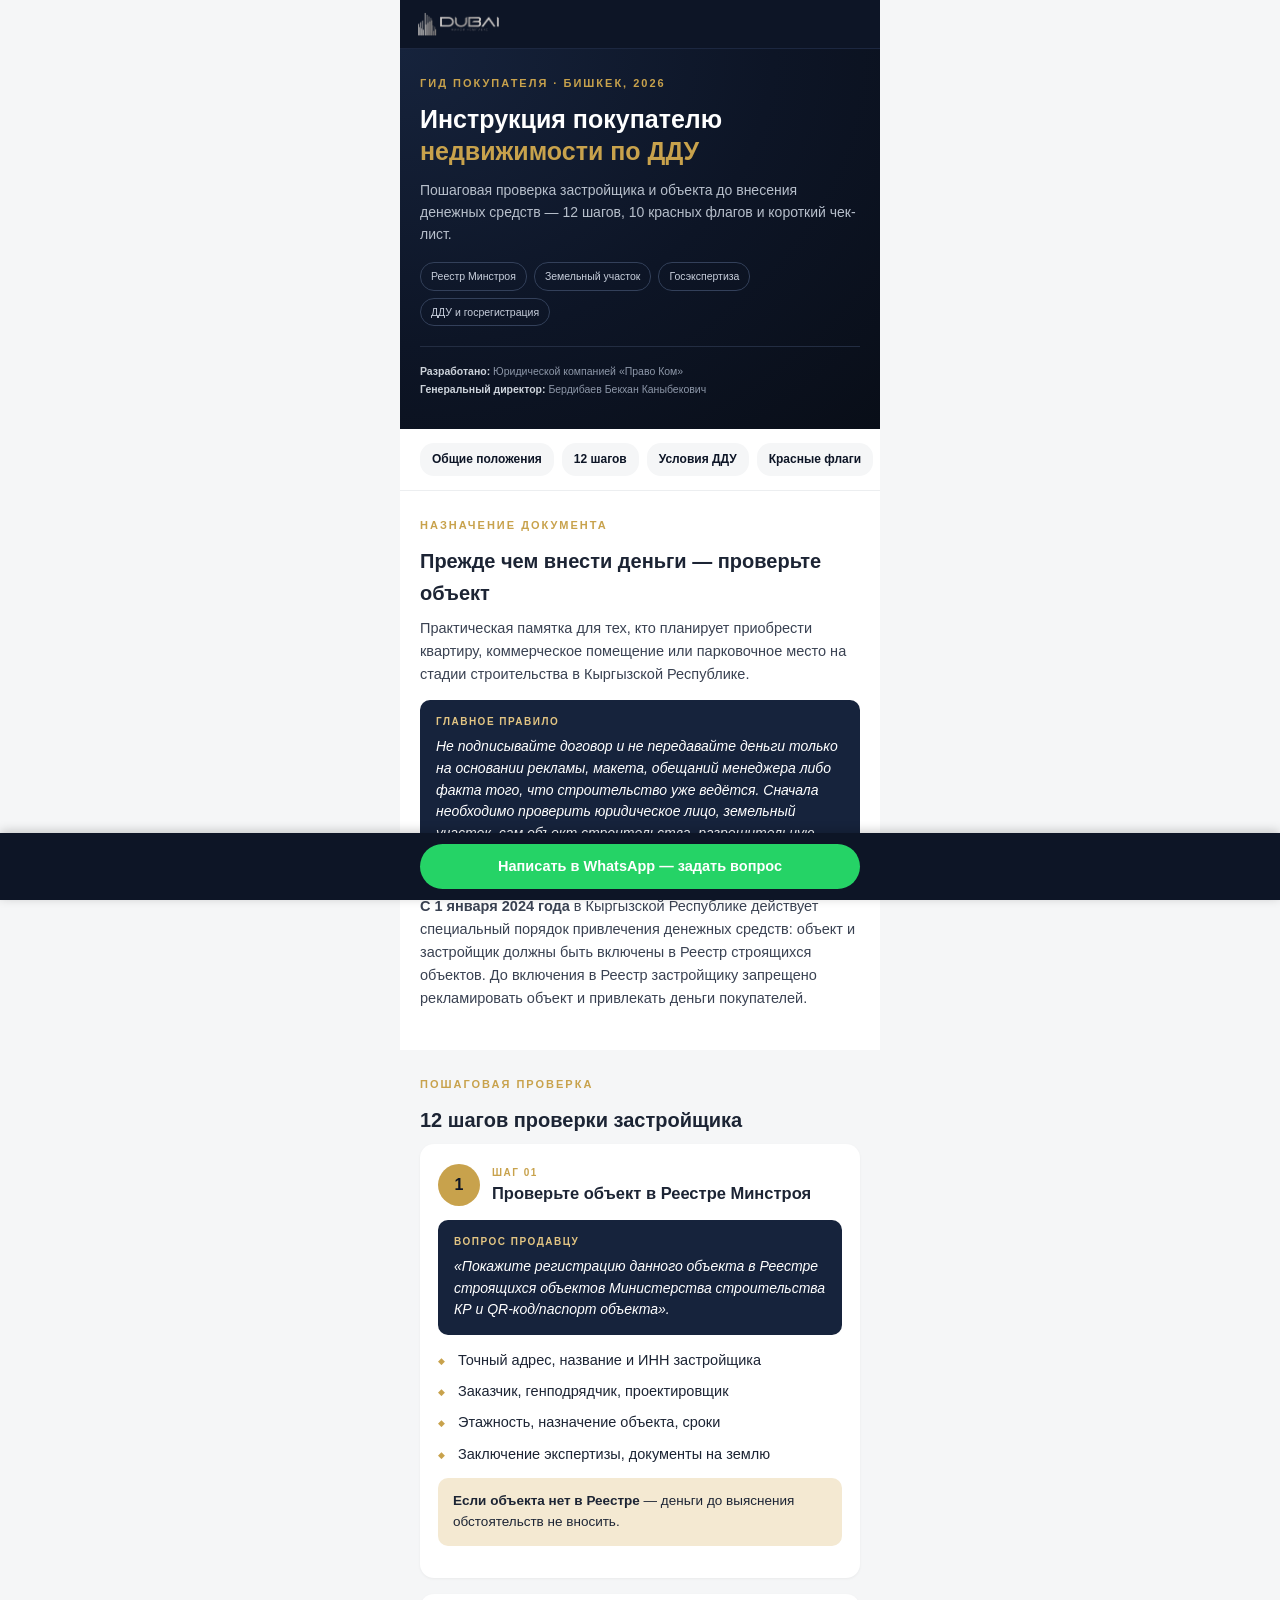
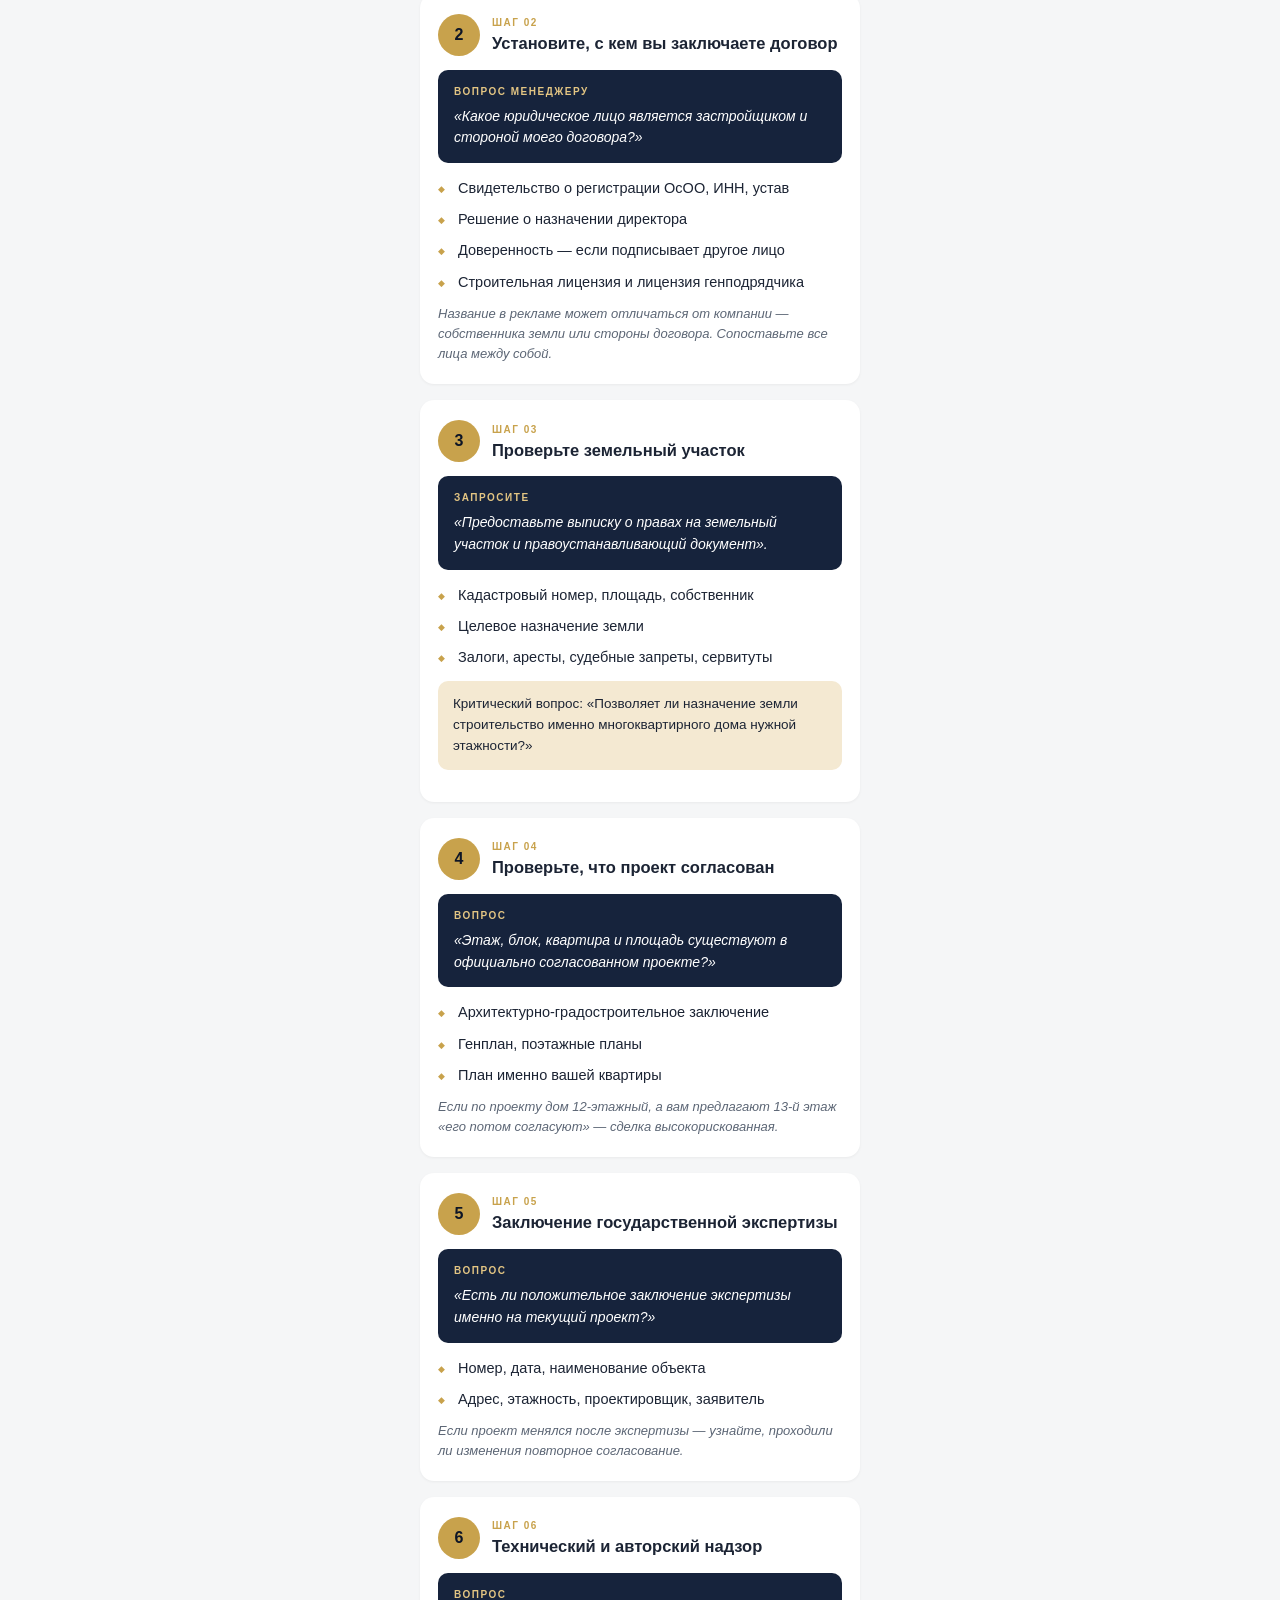
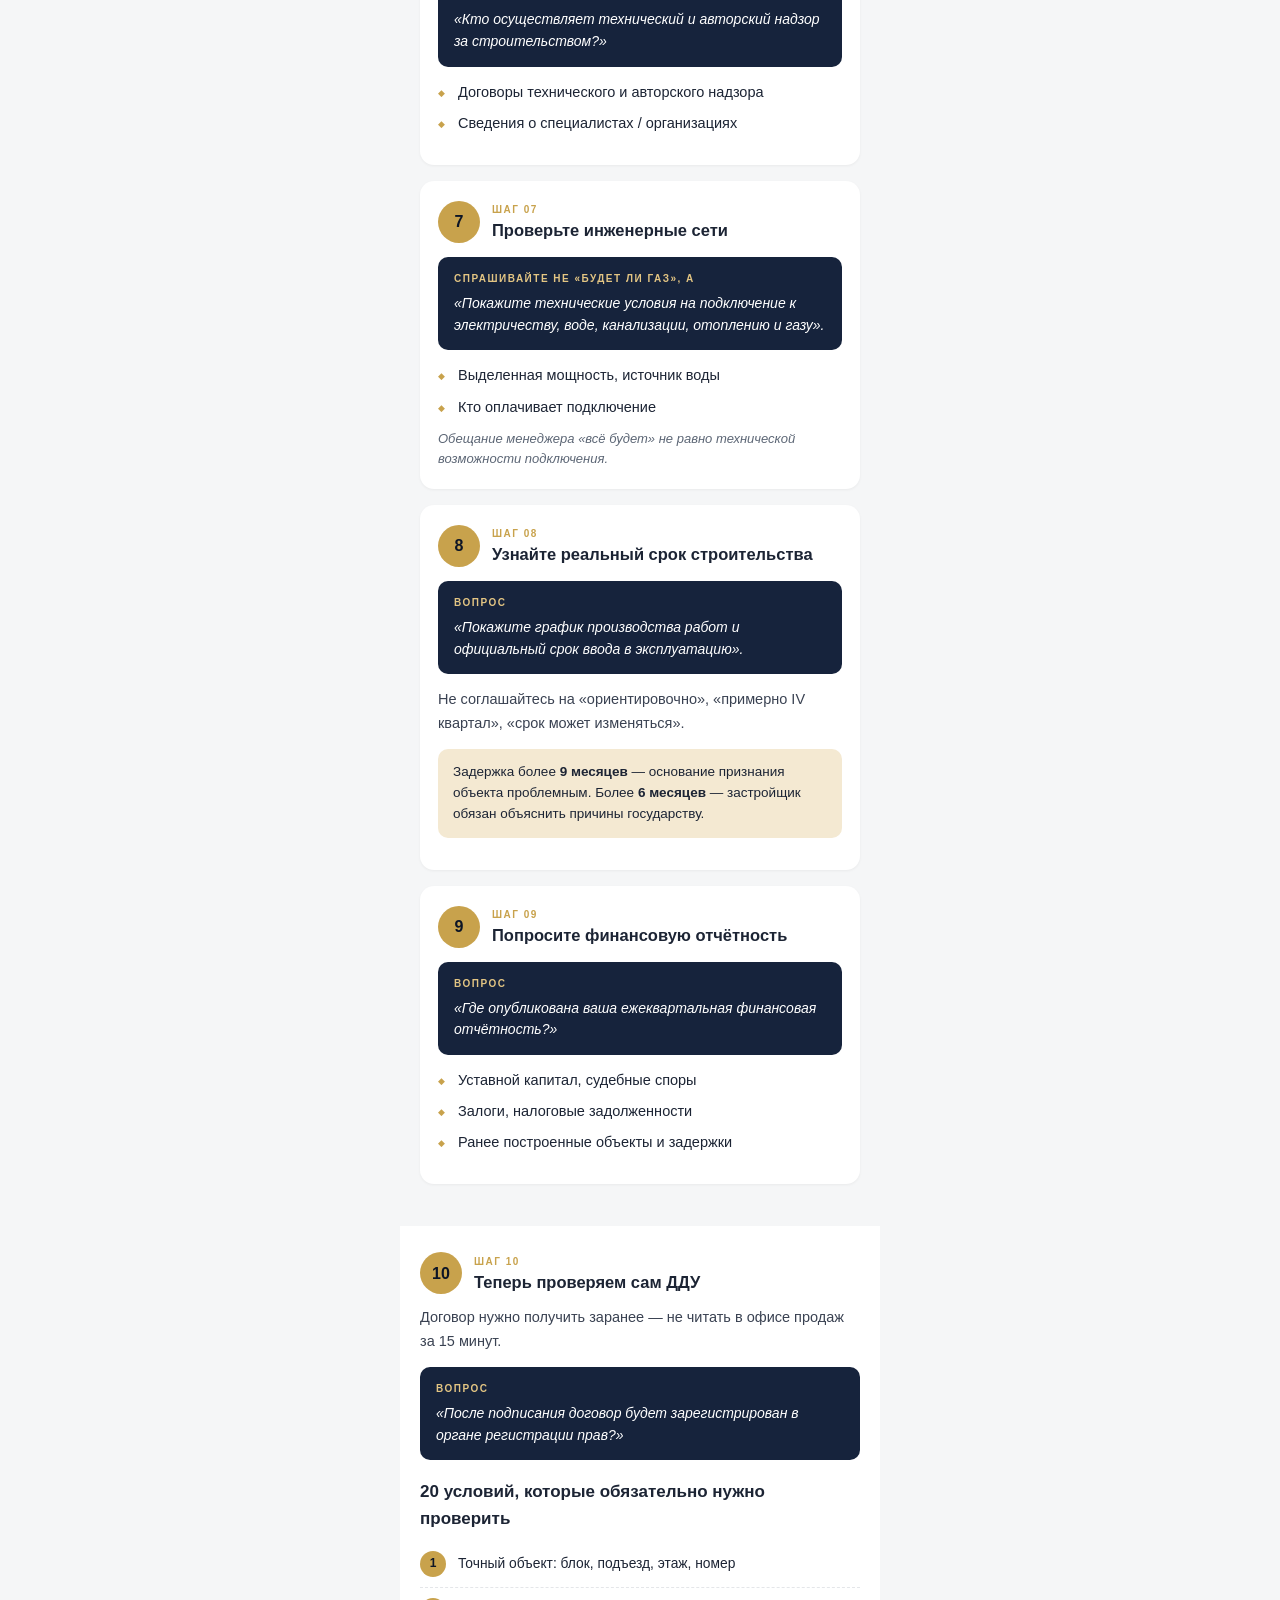
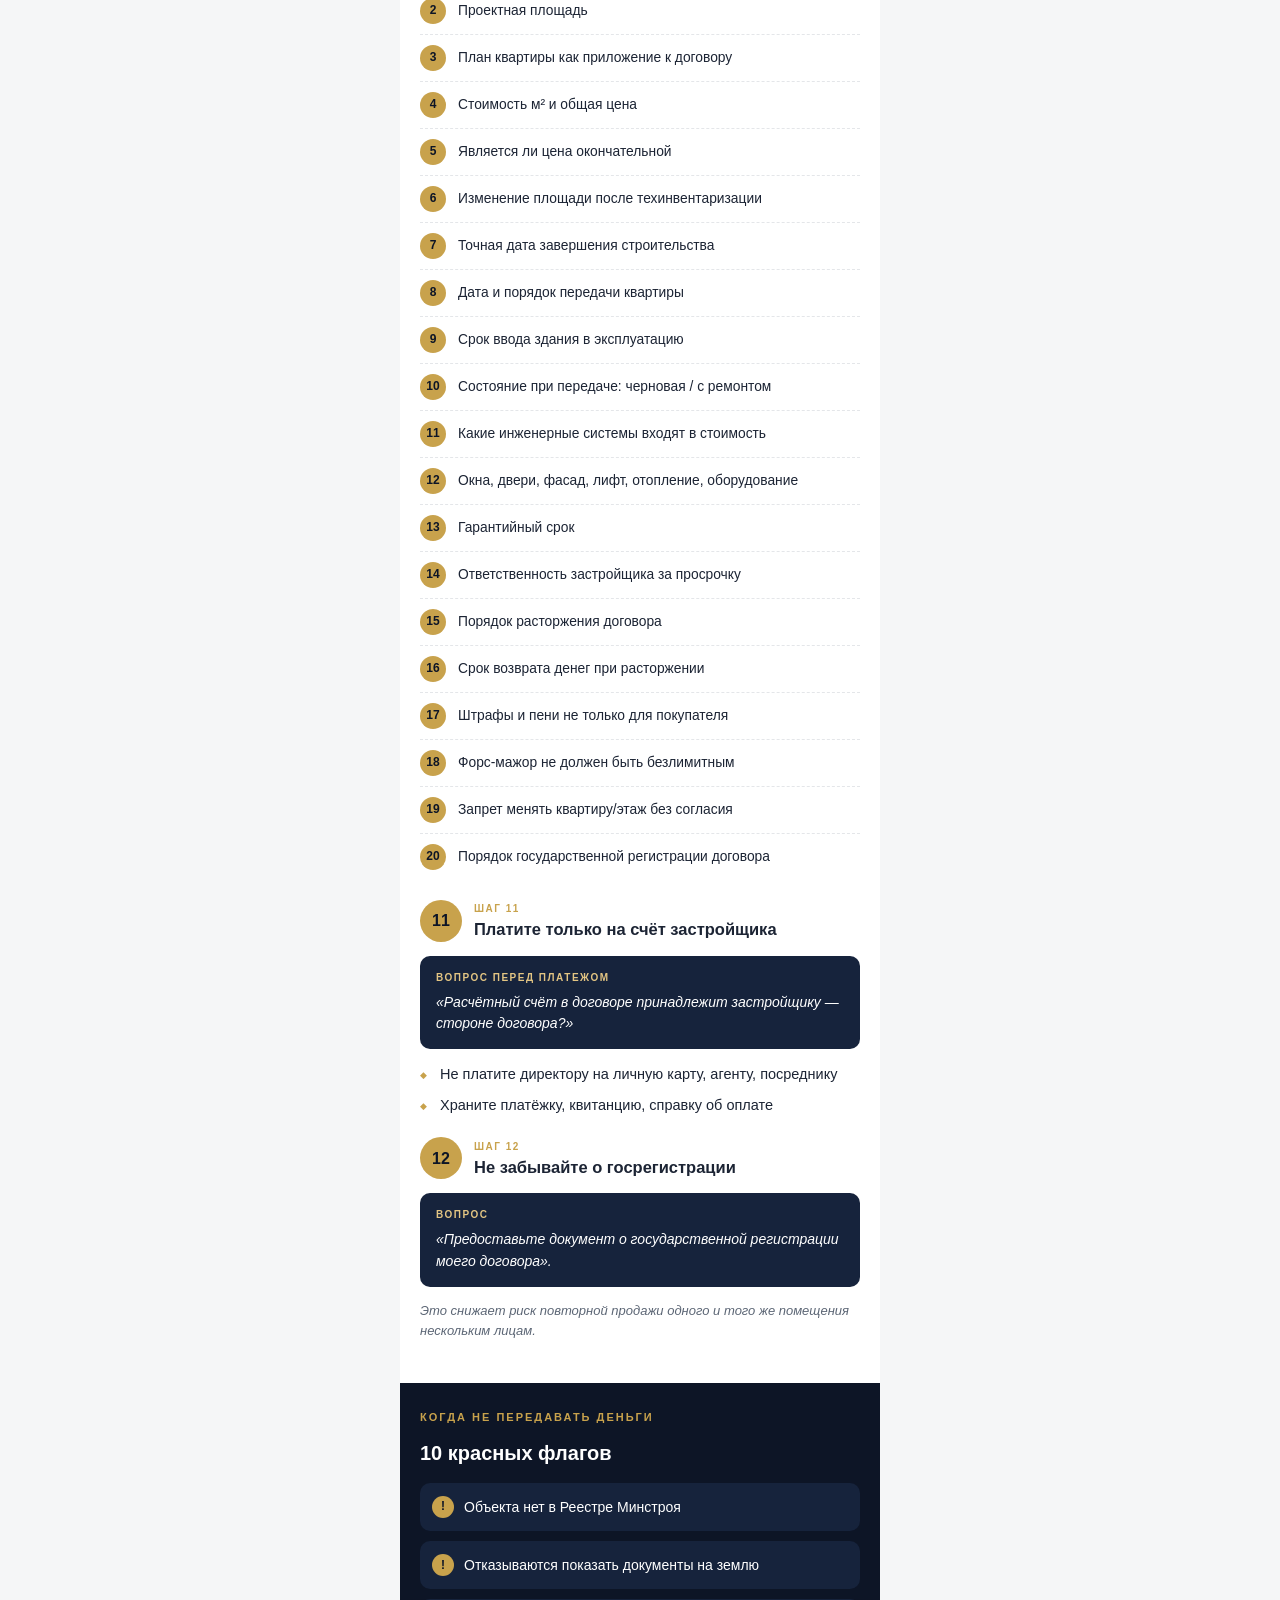
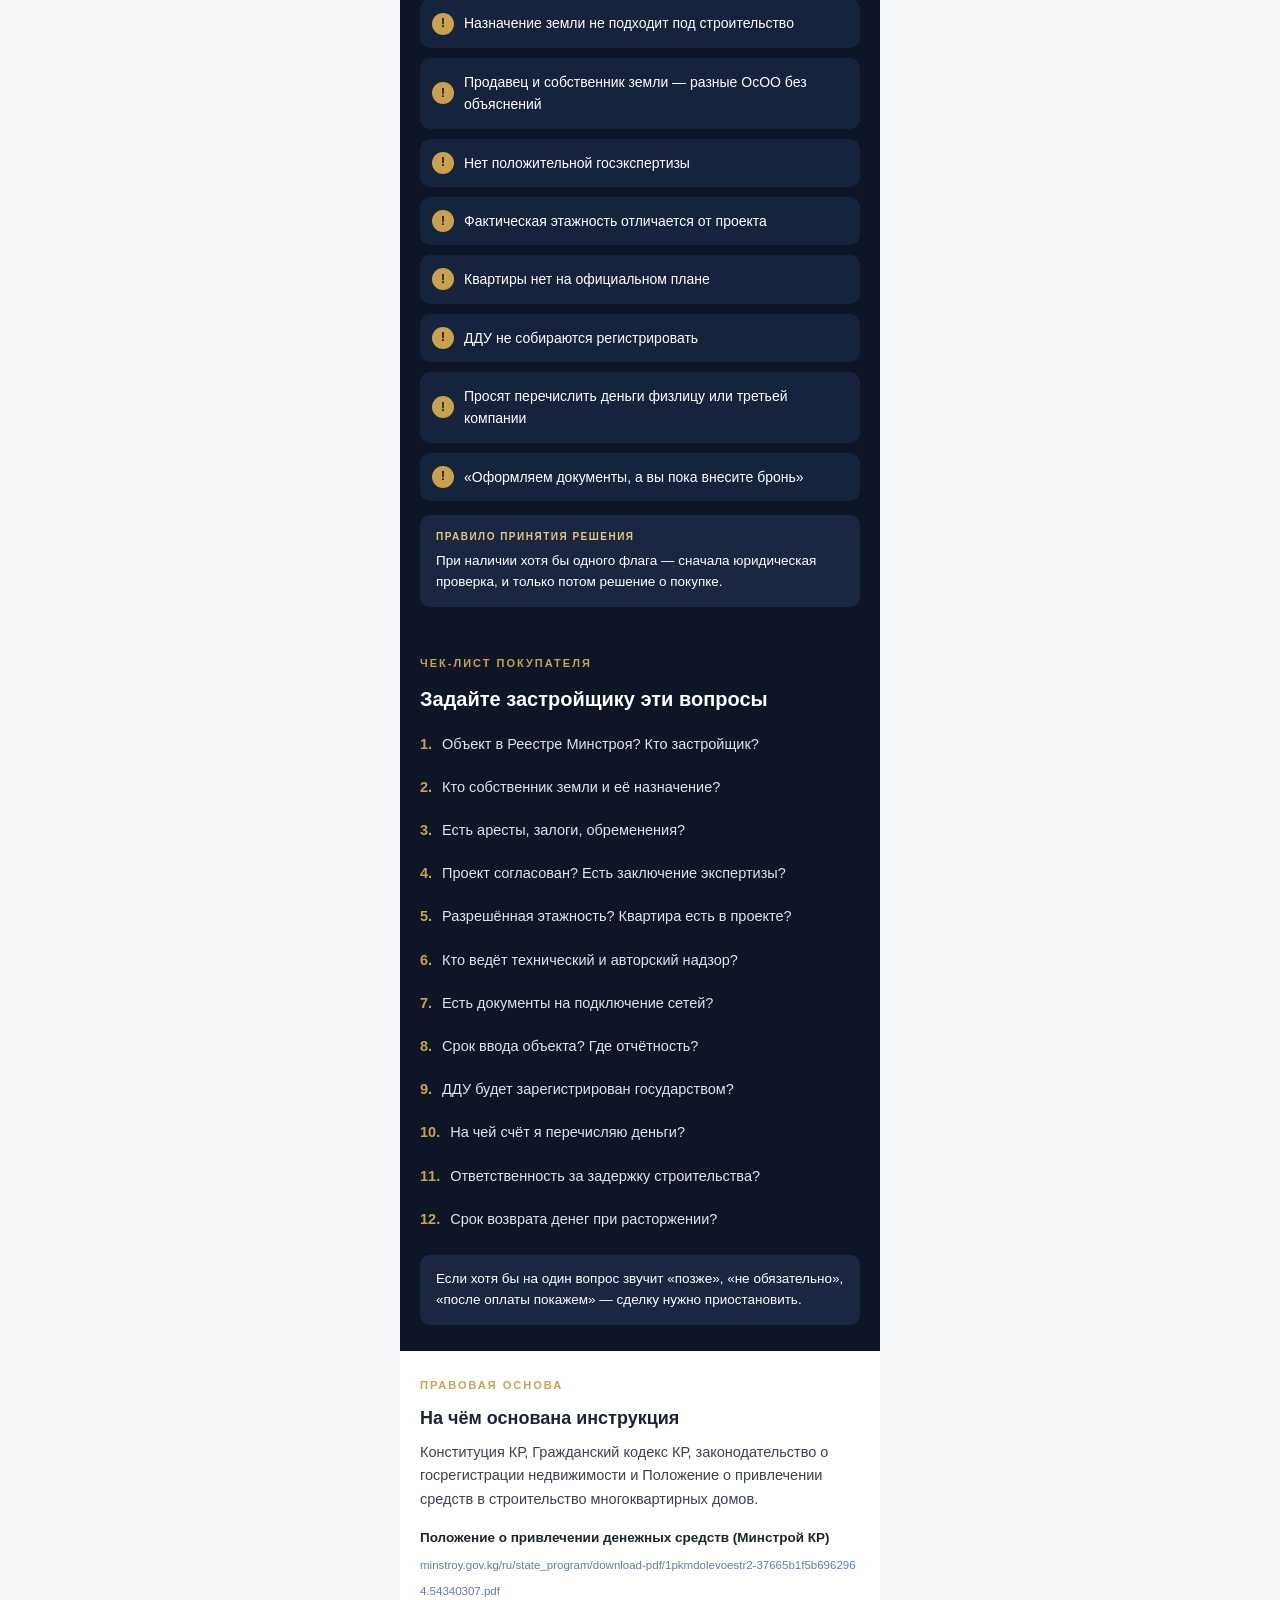
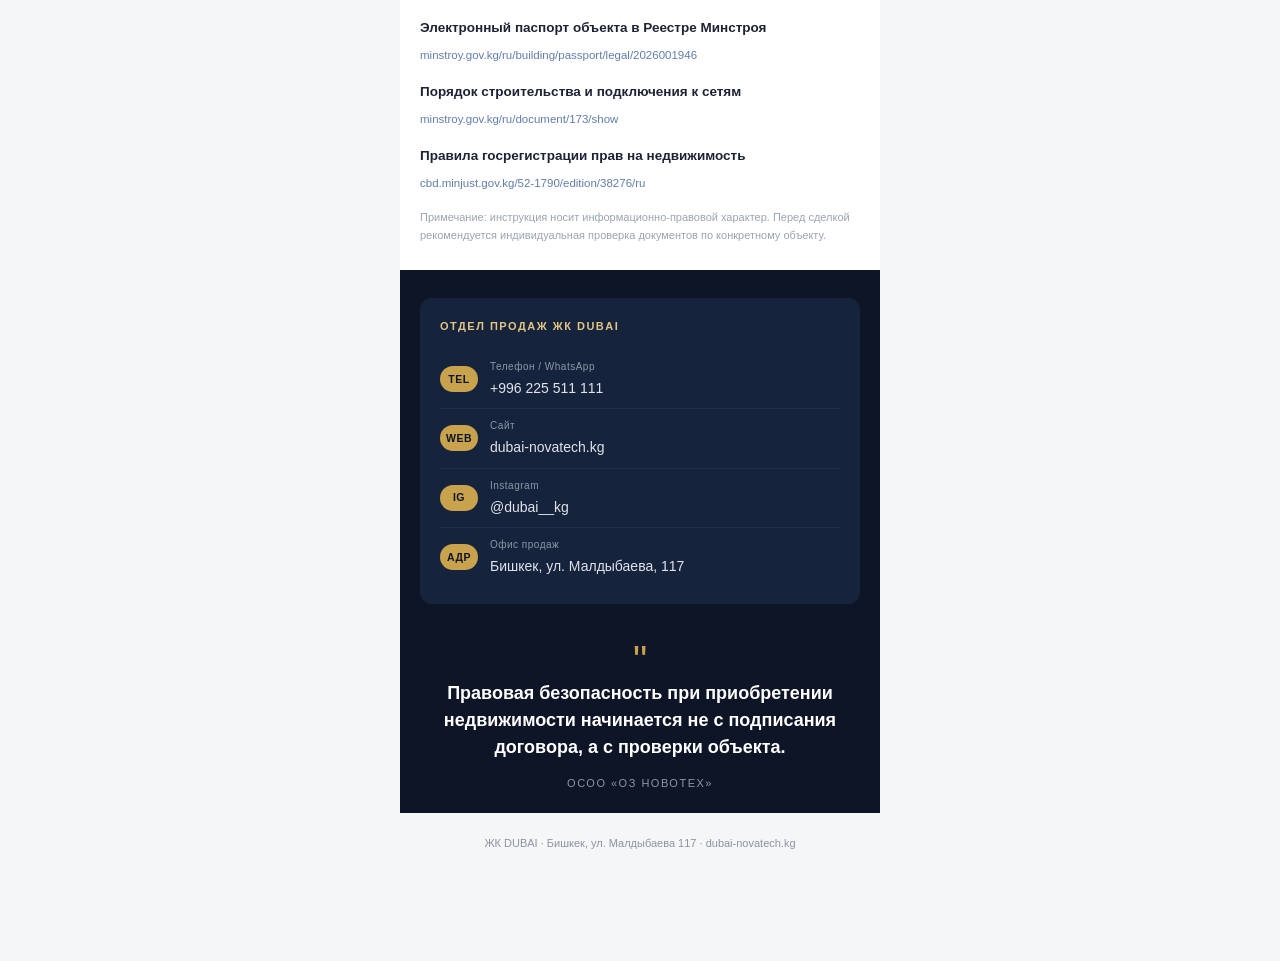
<file: media/guides/ddu_checklist.html>
<!DOCTYPE html>
<html lang="ru">
<head>
<meta charset="UTF-8">
<meta name="viewport" content="width=device-width, initial-scale=1.0, maximum-scale=1.0">
<title>DUBAI — Инструкция покупателю недвижимости по ДДУ</title>
<style>
  :root{
    --navy:#0d1526;
    --navy2:#16233c;
    --gold:#c8a24c;
    --gold-light:#e3c583;
    --gray-bg:#f5f6f7;
    --gray-text:#5c6675;
    --dark-text:#1c2434;
    --green:#25d366;
  }
  *{ box-sizing:border-box; margin:0; padding:0; -webkit-tap-highlight-color:transparent; }
  html{ scroll-behavior:smooth; }
  body{
    font-family:'Poppins', Arial, sans-serif;
    background:var(--gray-bg);
    color:var(--dark-text);
    line-height:1.6;
    font-size:16px;
    padding-bottom:78px; /* room for sticky CTA */
  }
  .page{ max-width:480px; margin:0 auto; }

  /* top mini bar */
  .topbar{
    position:sticky; top:0; z-index:20;
    background:var(--navy); padding:12px 18px; display:flex; align-items:center; gap:9px;
    border-bottom:1px solid #1c2740;
  }
  .logo-bars{ display:flex; align-items:flex-end; gap:2px; height:20px; }
  .logo-bars span{ width:4px; background:var(--gold); display:block; border-radius:1px; }
  .logo-text .name{ color:var(--gold); font-weight:700; font-size:14px; letter-spacing:1.2px; line-height:1.1; }
  .logo-text .sub{ color:#9aa4b2; font-size:7.5px; letter-spacing:1.6px; font-weight:600; }

  /* hero */
  .hero{
    background:radial-gradient(ellipse at top left, #16233c 0%, var(--navy) 55%, #090e18 100%);
    color:#fff; padding:26px 20px 30px 20px;
  }
  .eyebrow{ color:var(--gold); font-size:11px; letter-spacing:2px; font-weight:600; text-transform:uppercase; margin-bottom:10px; }
  h1{ font-size:25px; font-weight:700; line-height:1.28; margin-bottom:12px; }
  h1 span{ color:var(--gold); }
  .hero p{ color:#b7bfcb; font-size:14px; line-height:1.6; margin-bottom:16px; }
  .tag-row{ display:flex; gap:7px; flex-wrap:wrap; }
  .tag{ border:1px solid #33405a; color:#c7cedb; font-size:10.5px; padding:5px 10px; border-radius:14px; }
  .credit{ margin-top:20px; padding-top:16px; border-top:1px solid #232d42; font-size:10.5px; color:#8d97a8; line-height:1.7; }
  .credit b{ color:#cdd3db; }

  section{ padding:26px 20px; }
  .section-light{ background:#fff; }
  .section-gray{ background:var(--gray-bg); }
  .section-dark{ background:var(--navy); color:#fff; }

  h2.section-title{ font-size:20px; font-weight:700; margin-bottom:8px; color:var(--dark-text); }
  .section-dark h2.section-title{ color:#fff; }
  .lead{ font-size:14.5px; color:#3a4252; margin-bottom:14px; }
  .section-dark .lead{ color:#c7cedb; }

  .ask-box{
    background:var(--navy2); color:#fff; border-radius:10px; padding:14px 16px; margin:14px 0;
  }
  .ask-box .q-label{ color:var(--gold-light); font-size:10px; letter-spacing:1.5px; font-weight:700; text-transform:uppercase; display:block; margin-bottom:6px; }
  .ask-box p{ font-size:14px; font-style:italic; line-height:1.55; }

  ul.checklist{ list-style:none; margin:10px 0; }
  ul.checklist li{ position:relative; padding-left:20px; margin-bottom:8px; font-size:14.5px; }
  ul.checklist li::before{ content:"◆"; color:var(--gold); font-size:9px; position:absolute; left:0; top:5px; }

  .note-card{ background:#f4e9d2; color:var(--dark-text); border-radius:10px; padding:13px 15px; font-size:13.5px; margin:12px 0; line-height:1.55; }
  .note-italic{ font-size:13px; color:var(--gray-text); font-style:italic; line-height:1.55; margin-top:10px; }

  .step-card{ background:#fff; border-radius:14px; padding:20px 18px; margin-bottom:16px; box-shadow:0 1px 3px rgba(0,0,0,0.05); }
  .step-head{ display:flex; align-items:center; gap:12px; margin-bottom:12px; }
  .step-num{ flex-shrink:0; width:42px; height:42px; border-radius:50%; background:var(--gold); color:var(--navy); display:flex; align-items:center; justify-content:center; font-weight:700; font-size:16px; }
  .step-head .txt .eb{ color:var(--gold); font-size:10px; letter-spacing:1.5px; font-weight:700; text-transform:uppercase; }
  .step-head .txt h3{ font-size:16.5px; font-weight:700; color:var(--dark-text); line-height:1.3; margin-top:2px; }

  .cond-item{ display:flex; gap:12px; padding:10px 0; border-bottom:1px dashed #e4e6e9; }
  .cond-item:last-child{ border-bottom:none; }
  .cond-num{ flex-shrink:0; width:26px; height:26px; border-radius:50%; background:var(--gold); color:var(--navy); font-size:12px; font-weight:700; display:flex; align-items:center; justify-content:center; }
  .cond-item p{ font-size:13.8px; padding-top:2px; }

  .flag-card{ background:var(--navy2); border-radius:10px; padding:13px 14px 13px 44px; position:relative; font-size:14px; margin-bottom:10px; }
  .flag-card::before{ content:"!"; position:absolute; left:12px; top:50%; transform:translateY(-50%); width:22px; height:22px; background:var(--gold); color:var(--navy); font-weight:800; font-size:12px; border-radius:50%; display:flex; align-items:center; justify-content:center; }

  .rule-box{ background:#1b2740; border-radius:10px; padding:14px 16px; margin-top:14px; }
  .rule-box .rt{ color:var(--gold-light); font-size:10px; letter-spacing:1.5px; font-weight:700; text-transform:uppercase; display:block; margin-bottom:6px; }
  .rule-box p{ font-size:13.5px; line-height:1.55; }

  .qnum-item{ display:flex; gap:10px; padding:10px 0; font-size:14.5px; color:#dfe3ea; }
  .qnum-item .n{ color:var(--gold); font-weight:700; flex-shrink:0; }

  .src-item{ margin-bottom:14px; }
  .src-item .lbl{ font-weight:600; font-size:13.5px; color:var(--dark-text); display:block; margin-bottom:3px; }
  .src-item .url{ font-size:11.5px; color:#5f7dab; word-break:break-all; }

  .quote-block{ text-align:center; padding:20px 6px; }
  .quote-block .mark{ color:var(--gold); font-size:40px; line-height:0.5; display:block; margin-bottom:10px; }
  .quote-block p{ font-size:18px; font-weight:600; line-height:1.5; }
  .quote-block .attr{ margin-top:14px; color:#8d97a8; font-size:11px; letter-spacing:1.5px; text-transform:uppercase; }

  footer.page-footer{ padding:22px 20px 30px 20px; text-align:center; font-size:11px; color:#8b94a1; }

  /* sticky CTA */
  .sticky-cta{
    position:fixed; bottom:0; left:0; right:0; z-index:30;
    background:var(--navy); padding:11px 16px; display:flex; align-items:center; justify-content:center; gap:10px;
    box-shadow:0 -2px 10px rgba(0,0,0,0.2);
  }
  .sticky-cta a{
    display:flex; align-items:center; justify-content:center; gap:8px;
    background:var(--green); color:#fff; text-decoration:none; font-weight:600; font-size:14.5px;
    padding:11px 20px; border-radius:24px; width:100%; max-width:440px;
  }
  .toc{ display:flex; overflow-x:auto; gap:8px; padding:14px 20px; background:#fff; border-bottom:1px solid #eceef0; -webkit-overflow-scrolling:touch; }
  .toc a{ flex-shrink:0; font-size:12px; color:var(--navy); background:var(--gray-bg); padding:7px 12px; border-radius:14px; text-decoration:none; font-weight:600; white-space:nowrap; }

  .contact-block{ background:var(--navy2); border-radius:12px; padding:20px 20px 18px 20px; margin-top:4px; }
  .contact-block .ct-title{ color:var(--gold-light); font-size:11px; letter-spacing:1.5px; font-weight:700; text-transform:uppercase; margin-bottom:14px; }
  .contact-row{ display:flex; align-items:center; gap:12px; padding:9px 0; border-bottom:1px solid #232f49; }
  .contact-row:last-child{ border-bottom:none; }
  .contact-row .ic{ flex-shrink:0; min-width:38px; height:26px; padding:0 6px; border-radius:13px; background:var(--gold); color:var(--navy); display:flex; align-items:center; justify-content:center; font-weight:700; font-size:10.5px; letter-spacing:0.5px; }
  .contact-row .txt{ color:#dfe3ea; font-size:14px; }
  .contact-row .txt .lbl{ display:block; font-size:10px; color:#8d97a8; letter-spacing:0.5px; margin-bottom:2px; }
</style>
</head>
<body>

<div class="page">

  <div class="topbar">
    <img class="logo-img" src="[data-uri]" style="height:24px;width:auto;display:block;"></div>

  <div class="hero">
    <div class="eyebrow">Гид покупателя · Бишкек, 2026</div>
    <h1>Инструкция покупателю <span>недвижимости по ДДУ</span></h1>
    <p>Пошаговая проверка застройщика и объекта до внесения денежных средств — 12 шагов, 10 красных флагов и короткий чек-лист.</p>
    <div class="tag-row">
      <div class="tag">Реестр Минстроя</div>
      <div class="tag">Земельный участок</div>
      <div class="tag">Госэкспертиза</div>
      <div class="tag">ДДУ и госрегистрация</div>
    </div>
    <div class="credit">
      <b>Разработано:</b> Юридической компанией «Право Ком»<br>
      <b>Генеральный директор:</b> Бердибаев Бекхан Каныбекович
    </div>
  </div>

  <div class="toc">
    <a href="#obshee">Общие положения</a>
    <a href="#steps">12 шагов</a>
    <a href="#ddu">Условия ДДУ</a>
    <a href="#flags">Красные флаги</a>
    <a href="#check">Чек-лист</a>
    <a href="#legal">Правовая основа</a>
  </div>

  <section class="section-light" id="obshee">
    <div class="eyebrow" style="color:var(--gold);">Назначение документа</div>
    <h2 class="section-title">Прежде чем внести деньги — проверьте объект</h2>
    <p class="lead">Практическая памятка для тех, кто планирует приобрести квартиру, коммерческое помещение или парковочное место на стадии строительства в Кыргызской Республике.</p>
    <div class="ask-box">
      <span class="q-label">Главное правило</span>
      <p>Не подписывайте договор и не передавайте деньги только на основании рекламы, макета, обещаний менеджера либо факта того, что строительство уже ведётся. Сначала необходимо проверить юридическое лицо, земельный участок, сам объект строительства, разрешительную документацию и условия договора.</p>
    </div>
    <p class="lead" style="margin-top:14px;"><b>С 1 января 2024 года</b> в Кыргызской Республике действует специальный порядок привлечения денежных средств: объект и застройщик должны быть включены в Реестр строящихся объектов. До включения в Реестр застройщику запрещено рекламировать объект и привлекать деньги покупателей.</p>
  </section>

  <section class="section-gray" id="steps">
    <div class="eyebrow" style="color:var(--gold);">Пошаговая проверка</div>
    <h2 class="section-title">12 шагов проверки застройщика</h2>

    <div class="step-card">
      <div class="step-head"><div class="step-num">1</div><div class="txt"><div class="eb">Шаг 01</div><h3>Проверьте объект в Реестре Минстроя</h3></div></div>
      <div class="ask-box"><span class="q-label">Вопрос продавцу</span><p>«Покажите регистрацию данного объекта в Реестре строящихся объектов Министерства строительства КР и QR-код/паспорт объекта».</p></div>
      <ul class="checklist">
        <li>Точный адрес, название и ИНН застройщика</li>
        <li>Заказчик, генподрядчик, проектировщик</li>
        <li>Этажность, назначение объекта, сроки</li>
        <li>Заключение экспертизы, документы на землю</li>
      </ul>
      <div class="note-card"><b>Если объекта нет в Реестре</b> — деньги до выяснения обстоятельств не вносить.</div>
    </div>

    <div class="step-card">
      <div class="step-head"><div class="step-num">2</div><div class="txt"><div class="eb">Шаг 02</div><h3>Установите, с кем вы заключаете договор</h3></div></div>
      <div class="ask-box"><span class="q-label">Вопрос менеджеру</span><p>«Какое юридическое лицо является застройщиком и стороной моего договора?»</p></div>
      <ul class="checklist">
        <li>Свидетельство о регистрации ОсОО, ИНН, устав</li>
        <li>Решение о назначении директора</li>
        <li>Доверенность — если подписывает другое лицо</li>
        <li>Строительная лицензия и лицензия генподрядчика</li>
      </ul>
      <p class="note-italic">Название в рекламе может отличаться от компании — собственника земли или стороны договора. Сопоставьте все лица между собой.</p>
    </div>

    <div class="step-card">
      <div class="step-head"><div class="step-num">3</div><div class="txt"><div class="eb">Шаг 03</div><h3>Проверьте земельный участок</h3></div></div>
      <div class="ask-box"><span class="q-label">Запросите</span><p>«Предоставьте выписку о правах на земельный участок и правоустанавливающий документ».</p></div>
      <ul class="checklist">
        <li>Кадастровый номер, площадь, собственник</li>
        <li>Целевое назначение земли</li>
        <li>Залоги, аресты, судебные запреты, сервитуты</li>
      </ul>
      <div class="note-card">Критический вопрос: «Позволяет ли назначение земли строительство именно многоквартирного дома нужной этажности?»</div>
    </div>

    <div class="step-card">
      <div class="step-head"><div class="step-num">4</div><div class="txt"><div class="eb">Шаг 04</div><h3>Проверьте, что проект согласован</h3></div></div>
      <div class="ask-box"><span class="q-label">Вопрос</span><p>«Этаж, блок, квартира и площадь существуют в официально согласованном проекте?»</p></div>
      <ul class="checklist">
        <li>Архитектурно-градостроительное заключение</li>
        <li>Генплан, поэтажные планы</li>
        <li>План именно вашей квартиры</li>
      </ul>
      <p class="note-italic">Если по проекту дом 12-этажный, а вам предлагают 13-й этаж «его потом согласуют» — сделка высокорискованная.</p>
    </div>

    <div class="step-card">
      <div class="step-head"><div class="step-num">5</div><div class="txt"><div class="eb">Шаг 05</div><h3>Заключение государственной экспертизы</h3></div></div>
      <div class="ask-box"><span class="q-label">Вопрос</span><p>«Есть ли положительное заключение экспертизы именно на текущий проект?»</p></div>
      <ul class="checklist">
        <li>Номер, дата, наименование объекта</li>
        <li>Адрес, этажность, проектировщик, заявитель</li>
      </ul>
      <p class="note-italic">Если проект менялся после экспертизы — узнайте, проходили ли изменения повторное согласование.</p>
    </div>

    <div class="step-card">
      <div class="step-head"><div class="step-num">6</div><div class="txt"><div class="eb">Шаг 06</div><h3>Технический и авторский надзор</h3></div></div>
      <div class="ask-box"><span class="q-label">Вопрос</span><p>«Кто осуществляет технический и авторский надзор за строительством?»</p></div>
      <ul class="checklist">
        <li>Договоры технического и авторского надзора</li>
        <li>Сведения о специалистах / организациях</li>
      </ul>
    </div>

    <div class="step-card">
      <div class="step-head"><div class="step-num">7</div><div class="txt"><div class="eb">Шаг 07</div><h3>Проверьте инженерные сети</h3></div></div>
      <div class="ask-box"><span class="q-label">Спрашивайте не «будет ли газ», а</span><p>«Покажите технические условия на подключение к электричеству, воде, канализации, отоплению и газу».</p></div>
      <ul class="checklist">
        <li>Выделенная мощность, источник воды</li>
        <li>Кто оплачивает подключение</li>
      </ul>
      <p class="note-italic">Обещание менеджера «всё будет» не равно технической возможности подключения.</p>
    </div>

    <div class="step-card">
      <div class="step-head"><div class="step-num">8</div><div class="txt"><div class="eb">Шаг 08</div><h3>Узнайте реальный срок строительства</h3></div></div>
      <div class="ask-box"><span class="q-label">Вопрос</span><p>«Покажите график производства работ и официальный срок ввода в эксплуатацию».</p></div>
      <p class="lead">Не соглашайтесь на «ориентировочно», «примерно IV квартал», «срок может изменяться».</p>
      <div class="note-card">Задержка более <b>9 месяцев</b> — основание признания объекта проблемным. Более <b>6 месяцев</b> — застройщик обязан объяснить причины государству.</div>
    </div>

    <div class="step-card">
      <div class="step-head"><div class="step-num">9</div><div class="txt"><div class="eb">Шаг 09</div><h3>Попросите финансовую отчётность</h3></div></div>
      <div class="ask-box"><span class="q-label">Вопрос</span><p>«Где опубликована ваша ежеквартальная финансовая отчётность?»</p></div>
      <ul class="checklist">
        <li>Уставной капитал, судебные споры</li>
        <li>Залоги, налоговые задолженности</li>
        <li>Ранее построенные объекты и задержки</li>
      </ul>
    </div>
  </section>

  <section class="section-light" id="ddu">
    <div class="step-card" style="box-shadow:none; padding:0;">
      <div class="step-head"><div class="step-num">10</div><div class="txt"><div class="eb">Шаг 10</div><h3>Теперь проверяем сам ДДУ</h3></div></div>
      <p class="lead">Договор нужно получить заранее — не читать в офисе продаж за 15 минут.</p>
      <div class="ask-box"><span class="q-label">Вопрос</span><p>«После подписания договор будет зарегистрирован в органе регистрации прав?»</p></div>
    </div>

    <h2 class="section-title" style="font-size:17px; margin-top:18px;">20 условий, которые обязательно нужно проверить</h2>
    <div style="margin-top:8px;">
      <div class="cond-item"><div class="cond-num">1</div><p>Точный объект: блок, подъезд, этаж, номер</p></div>
      <div class="cond-item"><div class="cond-num">2</div><p>Проектная площадь</p></div>
      <div class="cond-item"><div class="cond-num">3</div><p>План квартиры как приложение к договору</p></div>
      <div class="cond-item"><div class="cond-num">4</div><p>Стоимость м² и общая цена</p></div>
      <div class="cond-item"><div class="cond-num">5</div><p>Является ли цена окончательной</p></div>
      <div class="cond-item"><div class="cond-num">6</div><p>Изменение площади после техинвентаризации</p></div>
      <div class="cond-item"><div class="cond-num">7</div><p>Точная дата завершения строительства</p></div>
      <div class="cond-item"><div class="cond-num">8</div><p>Дата и порядок передачи квартиры</p></div>
      <div class="cond-item"><div class="cond-num">9</div><p>Срок ввода здания в эксплуатацию</p></div>
      <div class="cond-item"><div class="cond-num">10</div><p>Состояние при передаче: черновая / с ремонтом</p></div>
      <div class="cond-item"><div class="cond-num">11</div><p>Какие инженерные системы входят в стоимость</p></div>
      <div class="cond-item"><div class="cond-num">12</div><p>Окна, двери, фасад, лифт, отопление, оборудование</p></div>
      <div class="cond-item"><div class="cond-num">13</div><p>Гарантийный срок</p></div>
      <div class="cond-item"><div class="cond-num">14</div><p>Ответственность застройщика за просрочку</p></div>
      <div class="cond-item"><div class="cond-num">15</div><p>Порядок расторжения договора</p></div>
      <div class="cond-item"><div class="cond-num">16</div><p>Срок возврата денег при расторжении</p></div>
      <div class="cond-item"><div class="cond-num">17</div><p>Штрафы и пени не только для покупателя</p></div>
      <div class="cond-item"><div class="cond-num">18</div><p>Форс-мажор не должен быть безлимитным</p></div>
      <div class="cond-item"><div class="cond-num">19</div><p>Запрет менять квартиру/этаж без согласия</p></div>
      <div class="cond-item"><div class="cond-num">20</div><p>Порядок государственной регистрации договора</p></div>
    </div>

    <div class="step-card" style="box-shadow:none; padding:0; margin-top:20px;">
      <div class="step-head"><div class="step-num">11</div><div class="txt"><div class="eb">Шаг 11</div><h3>Платите только на счёт застройщика</h3></div></div>
      <div class="ask-box"><span class="q-label">Вопрос перед платежом</span><p>«Расчётный счёт в договоре принадлежит застройщику — стороне договора?»</p></div>
      <ul class="checklist">
        <li>Не платите директору на личную карту, агенту, посреднику</li>
        <li>Храните платёжку, квитанцию, справку об оплате</li>
      </ul>
    </div>

    <div class="step-card" style="box-shadow:none; padding:0; margin-top:20px;">
      <div class="step-head"><div class="step-num">12</div><div class="txt"><div class="eb">Шаг 12</div><h3>Не забывайте о госрегистрации</h3></div></div>
      <div class="ask-box"><span class="q-label">Вопрос</span><p>«Предоставьте документ о государственной регистрации моего договора».</p></div>
      <p class="note-italic">Это снижает риск повторной продажи одного и того же помещения нескольким лицам.</p>
    </div>
  </section>

  <section class="section-dark" id="flags">
    <div class="eyebrow">Когда не передавать деньги</div>
    <h2 class="section-title">10 красных флагов</h2>
    <div style="margin-top:14px;">
      <div class="flag-card">Объекта нет в Реестре Минстроя</div>
      <div class="flag-card">Отказываются показать документы на землю</div>
      <div class="flag-card">Назначение земли не подходит под строительство</div>
      <div class="flag-card">Продавец и собственник земли — разные ОсОО без объяснений</div>
      <div class="flag-card">Нет положительной госэкспертизы</div>
      <div class="flag-card">Фактическая этажность отличается от проекта</div>
      <div class="flag-card">Квартиры нет на официальном плане</div>
      <div class="flag-card">ДДУ не собираются регистрировать</div>
      <div class="flag-card">Просят перечислить деньги физлицу или третьей компании</div>
      <div class="flag-card">«Оформляем документы, а вы пока внесите бронь»</div>
    </div>
    <div class="rule-box">
      <span class="rt">Правило принятия решения</span>
      <p>При наличии хотя бы одного флага — сначала юридическая проверка, и только потом решение о покупке.</p>
    </div>
  </section>

  <section class="section-dark" id="check" style="padding-top:22px;">
    <div class="eyebrow">Чек-лист покупателя</div>
    <h2 class="section-title">Задайте застройщику эти вопросы</h2>
    <div style="margin-top:8px;">
      <div class="qnum-item"><span class="n">1.</span><p>Объект в Реестре Минстроя? Кто застройщик?</p></div>
      <div class="qnum-item"><span class="n">2.</span><p>Кто собственник земли и её назначение?</p></div>
      <div class="qnum-item"><span class="n">3.</span><p>Есть аресты, залоги, обременения?</p></div>
      <div class="qnum-item"><span class="n">4.</span><p>Проект согласован? Есть заключение экспертизы?</p></div>
      <div class="qnum-item"><span class="n">5.</span><p>Разрешённая этажность? Квартира есть в проекте?</p></div>
      <div class="qnum-item"><span class="n">6.</span><p>Кто ведёт технический и авторский надзор?</p></div>
      <div class="qnum-item"><span class="n">7.</span><p>Есть документы на подключение сетей?</p></div>
      <div class="qnum-item"><span class="n">8.</span><p>Срок ввода объекта? Где отчётность?</p></div>
      <div class="qnum-item"><span class="n">9.</span><p>ДДУ будет зарегистрирован государством?</p></div>
      <div class="qnum-item"><span class="n">10.</span><p>На чей счёт я перечисляю деньги?</p></div>
      <div class="qnum-item"><span class="n">11.</span><p>Ответственность за задержку строительства?</p></div>
      <div class="qnum-item"><span class="n">12.</span><p>Срок возврата денег при расторжении?</p></div>
    </div>
    <div class="rule-box">
      <p>Если хотя бы на один вопрос звучит «позже», «не обязательно», «после оплаты покажем» — сделку нужно приостановить.</p>
    </div>
  </section>

  <section class="section-light" id="legal">
    <div class="eyebrow" style="color:var(--gold);">Правовая основа</div>
    <h2 class="section-title" style="font-size:18px;">На чём основана инструкция</h2>
    <p class="lead">Конституция КР, Гражданский кодекс КР, законодательство о госрегистрации недвижимости и Положение о привлечении средств в строительство многоквартирных домов.</p>

    <div style="margin-top:16px;">
      <div class="src-item"><span class="lbl">Положение о привлечении денежных средств (Минстрой КР)</span><span class="url">minstroy.gov.kg/ru/state_program/download-pdf/1pkmdolevoestr2-37665b1f5b6962964.54340307.pdf</span></div>
      <div class="src-item"><span class="lbl">Электронный паспорт объекта в Реестре Минстроя</span><span class="url">minstroy.gov.kg/ru/building/passport/legal/2026001946</span></div>
      <div class="src-item"><span class="lbl">Порядок строительства и подключения к сетям</span><span class="url">minstroy.gov.kg/ru/document/173/show</span></div>
      <div class="src-item"><span class="lbl">Правила госрегистрации прав на недвижимость</span><span class="url">cbd.minjust.gov.kg/52-1790/edition/38276/ru</span></div>
    </div>
    <p style="font-size:11px; color:#9aa4b2; margin-top:14px; line-height:1.6;">Примечание: инструкция носит информационно-правовой характер. Перед сделкой рекомендуется индивидуальная проверка документов по конкретному объекту.</p>
  </section>

  <section class="section-dark" style="padding-top:24px;">
    <div class="contact-block">
      <div class="ct-title">Отдел продаж ЖК DUBAI</div>
      <div class="contact-row">
        <div class="ic">TEL</div>
        <div class="txt"><span class="lbl">Телефон / WhatsApp</span>+996 225 511 111</div>
      </div>
      <div class="contact-row">
        <div class="ic">WEB</div>
        <div class="txt"><span class="lbl">Сайт</span>dubai-novatech.kg</div>
      </div>
      <div class="contact-row">
        <div class="ic">IG</div>
        <div class="txt"><span class="lbl">Instagram</span>@dubai__kg</div>
      </div>
      <div class="contact-row">
        <div class="ic">АДР</div>
        <div class="txt"><span class="lbl">Офис продаж</span>Бишкек, ул. Малдыбаева, 117</div>
      </div>
    </div>
  </section>

  <section class="section-dark quote-block">
    <span class="mark">"</span>
    <p>Правовая безопасность при приобретении недвижимости начинается не с подписания договора, а с проверки объекта.</p>
    <div class="attr">ОсОО «ОЗ Новотех»</div>
  </section>

  <footer class="page-footer">
    ЖК DUBAI · Бишкек, ул. Малдыбаева 117 · dubai-novatech.kg
  </footer>

</div>

<div class="sticky-cta">
  <a href="https://wa.me/996225511111" target="_blank" rel="noopener">
    Написать в WhatsApp — задать вопрос
  </a>
</div>

</body>
</html>
</file>
<file: site/css/style.css>
:root {
  --blue-deep: #14304A;
  --blue: #1e4266;
  --blue-light: #4c7fa6;
  --sand: #e4d3b4;
  --sand-light: #f7f1e6;
  --white: #ffffff;
  --text: #24313f;
  --text-muted: #5b6b78;
  --border: #e4dcc8;
  --radius: 14px;
  --shadow: 0 20px 50px -25px rgba(20, 48, 74, 0.35);
  --container: 1180px;
}

* { box-sizing: border-box; }

html { scroll-behavior: smooth; }

body {
  margin: 0;
  font-family: 'Manrope', -apple-system, BlinkMacSystemFont, 'Segoe UI', sans-serif;
  color: var(--text);
  background: var(--white);
  line-height: 1.55;
}

h1, h2, h3 {
  font-family: 'Unbounded', -apple-system, BlinkMacSystemFont, 'Segoe UI', sans-serif;
  font-weight: 600;
  margin: 0;
  color: var(--blue-deep);
  line-height: 1.22;
  letter-spacing: -0.01em;
}

p { margin: 0; }
ul { margin: 0; padding: 0; list-style: none; }
a { color: inherit; text-decoration: none; }
img, svg { display: block; max-width: 100%; }
button { font: inherit; cursor: pointer; }

.container {
  max-width: var(--container);
  margin: 0 auto;
  padding: 0 24px;
}

/* ---------- Buttons ---------- */
.btn {
  display: inline-flex;
  align-items: center;
  justify-content: center;
  gap: 8px;
  padding: 14px 28px;
  border-radius: 100px;
  font-weight: 600;
  font-size: 15px;
  border: 1.5px solid transparent;
  transition: transform .18s ease, box-shadow .18s ease, background .18s ease, color .18s ease;
  white-space: nowrap;
}
.btn:hover { transform: translateY(-2px); }

.btn--primary { background: var(--blue-deep); color: var(--white); }
.btn--primary:hover { box-shadow: var(--shadow); }

.btn--sand { background: var(--sand); color: var(--blue-deep); }
.btn--sand:hover { background: #ecdfc3; }

.btn--outline { border-color: var(--blue-deep); color: var(--blue-deep); margin-top: 28px; }
.btn--outline:hover { background: var(--blue-deep); color: var(--white); }

.btn--outline-light { border-color: rgba(255,255,255,.55); color: var(--white); }
.btn--outline-light:hover { background: rgba(255,255,255,.12); }

.btn--wide { width: 100%; margin-top: 6px; }

/* ---------- Topbar / Header ---------- */
.topbar { background: var(--blue-deep); color: rgba(255,255,255,.85); font-size: 13px; }
.topbar__inner {
  display: flex; justify-content: space-between; align-items: center;
  padding: 8px 24px; gap: 16px; flex-wrap: wrap;
}
.topbar a { font-weight: 600; color: var(--sand); }

.header {
  position: sticky; top: 0; z-index: 100;
  background: rgba(255,255,255,.92);
  backdrop-filter: blur(10px);
  border-bottom: 1px solid var(--border);
}
.header__inner {
  display: flex; align-items: center; justify-content: space-between;
  padding: 14px 24px; gap: 24px;
}

.logo { display: flex; align-items: center; gap: 10px; font-family: 'Unbounded', sans-serif; font-size: 19px; font-weight: 700; letter-spacing: 1px; color: var(--blue-deep); }
.logo--light { color: var(--sand); }

.nav { display: flex; gap: 26px; }
.nav a { font-size: 14.5px; font-weight: 500; color: var(--text); opacity: .85; transition: opacity .15s; }
.nav a:hover { opacity: 1; color: var(--blue-deep); }

.header__actions { display: flex; align-items: center; gap: 18px; }
.header__phone { font-weight: 600; font-size: 14.5px; }

.burger {
  display: none; flex-direction: column; justify-content: center; gap: 5px;
  width: 36px; height: 36px; background: none; border: none; padding: 0;
}
.burger span { display: block; width: 22px; height: 2px; background: var(--blue-deep); border-radius: 2px; }

/* ---------- Layout helpers ---------- */
.section { padding: 96px 0; }
.section--sand { background: var(--sand-light); }
.section--dark { background: var(--blue-deep); color: var(--white); }

.eyebrow {
  display: inline-block; font-size: 13px; font-weight: 700; letter-spacing: 1.5px;
  text-transform: uppercase; color: var(--blue-light); margin-bottom: 14px;
}
.eyebrow--light { color: var(--sand); }

.section__title { font-size: clamp(28px, 3.4vw, 40px); max-width: 720px; }
.section__title--light { color: var(--white); }

.section__lead { margin-top: 18px; max-width: 620px; color: var(--text-muted); font-size: 17px; }
.section__lead--light { color: rgba(255,255,255,.78); }

.grid { display: grid; gap: 24px; margin-top: 48px; }
.grid--2 { grid-template-columns: repeat(2, 1fr); }
.grid--3 { grid-template-columns: repeat(3, 1fr); }
.grid--4 { grid-template-columns: repeat(4, 1fr); }

/* ---------- Hero ---------- */
.hero {
  position: relative; overflow: hidden;
  background: linear-gradient(180deg, #f7ecd9 0%, #ecd9b8 45%, #dfc9a0 100%);
  padding: 170px 0 96px;
}
.hero__inner {
  position: relative; z-index: 2;
  display: grid; grid-template-columns: 1.05fr 0.95fr;
  gap: 56px; align-items: center;
}
.hero__col, .hero__photo { min-width: 0; }

.hero__title {
  font-size: clamp(32px, 4.2vw, 50px);
  color: var(--blue-deep);
}
.hero__text { margin-top: 24px; max-width: 560px; font-size: 18px; color: #3c4a55; }
.hero__cta { display: flex; gap: 16px; margin-top: 36px; flex-wrap: wrap; }
.hero .btn--outline-light { border-color: var(--blue-deep); color: var(--blue-deep); }
.hero .btn--outline-light:hover { background: var(--blue-deep); color: var(--white); }

.hero__photo { position: relative; border-radius: 20px; overflow: hidden; box-shadow: var(--shadow); }
.hero__photo img { display: block; width: 100%; aspect-ratio: 4 / 3; object-fit: cover; }
.hero__photo-caption {
  position: absolute; left: 18px; bottom: 18px;
  background: rgba(20,48,74,.75); color: var(--white); backdrop-filter: blur(4px);
  font-size: 12.5px; font-weight: 600; padding: 8px 14px; border-radius: 100px;
}

.hero__stats {
  grid-column: 1 / -1;
  margin-top: 8px; display: grid; grid-template-columns: repeat(4, 1fr);
  gap: 24px; padding-top: 36px; border-top: 1px solid rgba(20,48,74,.15);
}
.stat { display: flex; flex-direction: column; gap: 4px; }
.stat__value { font-family: 'Unbounded', sans-serif; font-size: 23px; font-weight: 700; color: var(--blue-deep); font-variant-numeric: tabular-nums; }
.stat__label { font-size: 13.5px; color: var(--text-muted); }

/* ---------- Photo banner (full-width figure) ---------- */
.photo-banner { position: relative; overflow: hidden; margin: 0; }
.photo-banner img { display: block; width: 100%; height: clamp(260px, 42vw, 480px); object-fit: cover; }
.photo-banner::before {
  content: ''; position: absolute; inset: 0;
  background: linear-gradient(180deg, rgba(20,48,74,0) 45%, rgba(20,48,74,.6) 100%);
}
.photo-banner figcaption {
  position: absolute; left: 0; right: 0; bottom: 28px;
  color: var(--white); font-weight: 600; font-size: 15px;
}
.photo-banner--tall {
  margin-top: 40px; border-radius: var(--radius); box-shadow: var(--shadow);
}
.photo-banner--tall img { height: auto; aspect-ratio: 1000 / 707; }
.photo-banner--tall::before { content: none; }

/* ---------- Cards / USP ---------- */
.card {
  background: var(--white); border: 1px solid var(--border); border-radius: var(--radius);
  padding: 32px; transition: box-shadow .2s ease, transform .2s ease;
}
.card:hover { box-shadow: var(--shadow); transform: translateY(-4px); }
.card__icon {
  width: 52px; height: 52px; border-radius: 12px; background: var(--sand-light);
  display: flex; align-items: center; justify-content: center; margin-bottom: 18px;
}
.card__icon svg { width: 26px; height: 26px; }
.card h3 { font-size: 19px; margin-bottom: 10px; }
.card p { color: var(--text-muted); font-size: 15px; }

/* ---------- Tabs / Apartments ---------- */
.tabs { margin-top: 48px; }
.tabs__nav { display: flex; gap: 8px; flex-wrap: wrap; margin-bottom: 32px; }
.tabs__btn {
  background: var(--white); border: 1.5px solid var(--border); color: var(--text);
  padding: 11px 20px; border-radius: 100px; font-weight: 600; font-size: 14.5px;
  transition: all .15s;
}
.tabs__btn:hover { border-color: var(--blue-light); }
.tabs__btn.is-active { background: var(--blue-deep); border-color: var(--blue-deep); color: var(--white); }

.tabs__panel { display: none; }
.tabs__panel.is-active { display: block; animation: fadeIn .3s ease; }
@keyframes fadeIn { from { opacity: 0; transform: translateY(6px);} to { opacity: 1; transform: none; } }

.apt {
  display: grid; grid-template-columns: 280px 1fr; gap: 48px; align-items: center;
  background: var(--white); border: 1px solid var(--border); border-radius: var(--radius); padding: 40px;
}
.apt__figure { background: var(--sand-light); border-radius: 10px; padding: 24px; }
.apt__info h3 { font-size: 24px; margin-bottom: 8px; }
.apt__area { font-size: 18px; font-weight: 700; color: var(--blue-light); margin-bottom: 16px; font-family: 'Unbounded', sans-serif; }
.apt__info ul li { position: relative; padding-left: 18px; color: var(--text-muted); font-size: 15px; margin-bottom: 8px; }
.apt__info ul li::before { content: ''; position: absolute; left: 0; top: 9px; width: 6px; height: 6px; border-radius: 50%; background: var(--blue-light); }

/* ---------- Amenities ---------- */
.amenity {
  background: var(--sand-light); border-radius: var(--radius); padding: 26px 22px;
  display: flex; flex-direction: column; gap: 14px;
}
.amenity svg { width: 30px; height: 30px; }
.amenity p { font-size: 14.5px; color: var(--text); }

/* ---------- Location ---------- */
.location { display: grid; grid-template-columns: 1fr 1fr; gap: 56px; align-items: center; }
.location__list { margin-top: 24px; display: flex; flex-direction: column; gap: 10px; }
.location__list li { position: relative; padding-left: 20px; color: var(--text-muted); font-size: 15px; }
.location__list li::before { content: ''; position: absolute; left: 0; top: 8px; width: 7px; height: 7px; border-radius: 50%; background: var(--blue-light); }
.location__map { position: relative; border-radius: var(--radius); overflow: hidden; box-shadow: var(--shadow); }
.location__pin-label {
  position: absolute; left: 50%; bottom: 28%; transform: translateX(-50%);
  background: var(--blue-deep); color: var(--white); font-size: 13px; font-weight: 600;
  padding: 6px 14px; border-radius: 100px; white-space: nowrap;
}

/* ---------- Gallery ---------- */
.gallery__item {
  margin: 0; min-width: 0; aspect-ratio: 4/3; border-radius: var(--radius);
  position: relative; overflow: hidden; background: var(--sand-light);
}
.gallery__item img {
  display: block; width: 100%; height: 100%; object-fit: cover;
  transition: transform .35s ease;
}
.gallery__item:hover img { transform: scale(1.05); }
.gallery__item::before {
  content: ''; position: absolute; inset: 0; z-index: 1;
  background: linear-gradient(180deg, rgba(20,48,74,0) 55%, rgba(20,48,74,.68) 100%);
}
.gallery__item::after {
  content: 'Визуализация'; position: absolute; top: 14px; right: 14px; z-index: 2;
  font-size: 10.5px; font-weight: 700; text-transform: uppercase; letter-spacing: .6px;
  color: rgba(255,255,255,.85); background: rgba(0,0,0,.3); padding: 4px 10px; border-radius: 100px;
}
.gallery__item figcaption {
  position: absolute; left: 16px; bottom: 14px; z-index: 2;
  color: var(--white); font-weight: 600; font-family: 'Unbounded', sans-serif; font-size: 14px;
}

/* ---------- Price ---------- */
.price__grid { display: grid; grid-template-columns: repeat(4, 1fr); gap: 20px; margin-top: 40px; }
.price__item {
  background: rgba(255,255,255,.06); border: 1px solid rgba(255,255,255,.15);
  border-radius: var(--radius); padding: 26px 22px;
}
.price__value { display: block; font-family: 'Unbounded', sans-serif; font-size: 23px; font-weight: 700; color: var(--sand); margin-bottom: 6px; }
.price__label { font-size: 13.5px; color: rgba(255,255,255,.72); }
.price__disclaimer { margin-top: 28px; font-size: 13.5px; color: rgba(255,255,255,.55); max-width: 560px; }
.price .btn--sand { margin-top: 28px; }

/* ---------- FAQ ---------- */
.faq { margin-top: 40px; max-width: 760px; display: flex; flex-direction: column; gap: 12px; }
.faq__item { border: 1px solid var(--border); border-radius: 12px; overflow: hidden; background: var(--white); }
.faq__q {
  width: 100%; text-align: left; background: none; border: none; padding: 20px 24px;
  font-weight: 600; font-size: 16px; display: flex; justify-content: space-between; align-items: center;
  color: var(--blue-deep);
}
.faq__toggle { font-size: 20px; font-weight: 400; transition: transform .2s; color: var(--blue-light); }
.faq__item.is-open .faq__toggle { transform: rotate(45deg); }
.faq__a { max-height: 0; overflow: hidden; transition: max-height .25s ease, padding .25s ease; padding: 0 24px; }
.faq__item.is-open .faq__a { max-height: 200px; padding: 0 24px 20px; }
.faq__a p { color: var(--text-muted); font-size: 15px; }

/* ---------- Contact ---------- */
.contact { display: grid; grid-template-columns: 1.2fr .8fr; gap: 56px; }
#leadForm { margin-top: 32px; display: flex; flex-direction: column; gap: 18px; max-width: 480px; }
.form__row { display: flex; flex-direction: column; gap: 8px; }
.form__row label { font-size: 13.5px; font-weight: 600; color: var(--text-muted); }
.form__row input, .form__row textarea {
  border: 1.5px solid var(--border); border-radius: 10px; padding: 13px 16px;
  font: inherit; background: var(--white); color: var(--text); resize: vertical;
}
.form__row input:focus, .form__row textarea:focus { outline: none; border-color: var(--blue-light); }
.form__note { font-size: 14px; color: var(--blue-light); min-height: 18px; font-weight: 600; }

.contact__info { align-self: start; background: var(--white); border-radius: var(--radius); padding: 40px; border: 1px solid var(--border); }
.contact__info h3 { font-size: 20px; margin-bottom: 24px; }
.contact__list { display: flex; flex-direction: column; gap: 18px; }
.contact__list li { display: flex; flex-direction: column; gap: 3px; font-size: 15.5px; }
.contact__label { font-size: 12.5px; text-transform: uppercase; letter-spacing: 1px; color: var(--text-muted); font-weight: 700; }
.contact__list a:hover { color: var(--blue-light); }

/* ---------- Footer ---------- */
.footer { background: var(--blue-deep); color: rgba(255,255,255,.75); padding: 64px 0 0; }
.footer__inner { display: grid; grid-template-columns: 1.4fr 1fr 1fr; gap: 40px; padding-bottom: 40px; border-bottom: 1px solid rgba(255,255,255,.12); }
.footer__brand p { margin-top: 14px; font-size: 14px; max-width: 320px; color: rgba(255,255,255,.6); }
.footer__nav, .footer__socials { display: flex; flex-direction: column; gap: 12px; font-size: 14.5px; }
.footer__nav a:hover, .footer__socials a:hover { color: var(--sand); }
.footer__bottom { padding: 22px 24px; font-size: 13px; color: rgba(255,255,255,.5); }

/* ---------- Floating WhatsApp ---------- */
.floating-wa {
  position: fixed; right: 24px; bottom: 24px; width: 58px; height: 58px; z-index: 90;
  border-radius: 50%; box-shadow: 0 10px 30px rgba(0,0,0,.25); transition: transform .2s;
}
.floating-wa:hover { transform: scale(1.08); }

/* ---------- Responsive ---------- */
@media (max-width: 980px) {
  .nav { display: none; }
  .burger { display: flex; }
  .grid--3 { grid-template-columns: repeat(2, 1fr); }
  .grid--4 { grid-template-columns: repeat(2, 1fr); }
  .hero__inner { grid-template-columns: 1fr; }
  .hero__photo { max-width: 480px; }
  .hero__stats { grid-template-columns: repeat(2, 1fr); }
  .location { grid-template-columns: 1fr; }
  .contact { grid-template-columns: 1fr; }
  .price__grid { grid-template-columns: repeat(2, 1fr); }
  .footer__inner { grid-template-columns: 1fr; }
  .apt { grid-template-columns: 1fr; }
  .apt__figure { max-width: 240px; }

  .nav.is-open {
    display: flex; flex-direction: column; position: absolute; top: 100%; left: 0; right: 0;
    background: var(--white); padding: 20px 24px; gap: 16px; border-bottom: 1px solid var(--border);
    box-shadow: var(--shadow);
  }
}

@media (max-width: 640px) {
  .section { padding: 64px 0; }
  .hero { padding: 150px 0 80px; }
  .grid--3, .grid--4 { grid-template-columns: 1fr; }
  .hero__stats { grid-template-columns: repeat(2, 1fr); }
  .price__grid { grid-template-columns: 1fr; }
  .header__phone { display: none; }
  .topbar span { display: none; }
}
</file>
